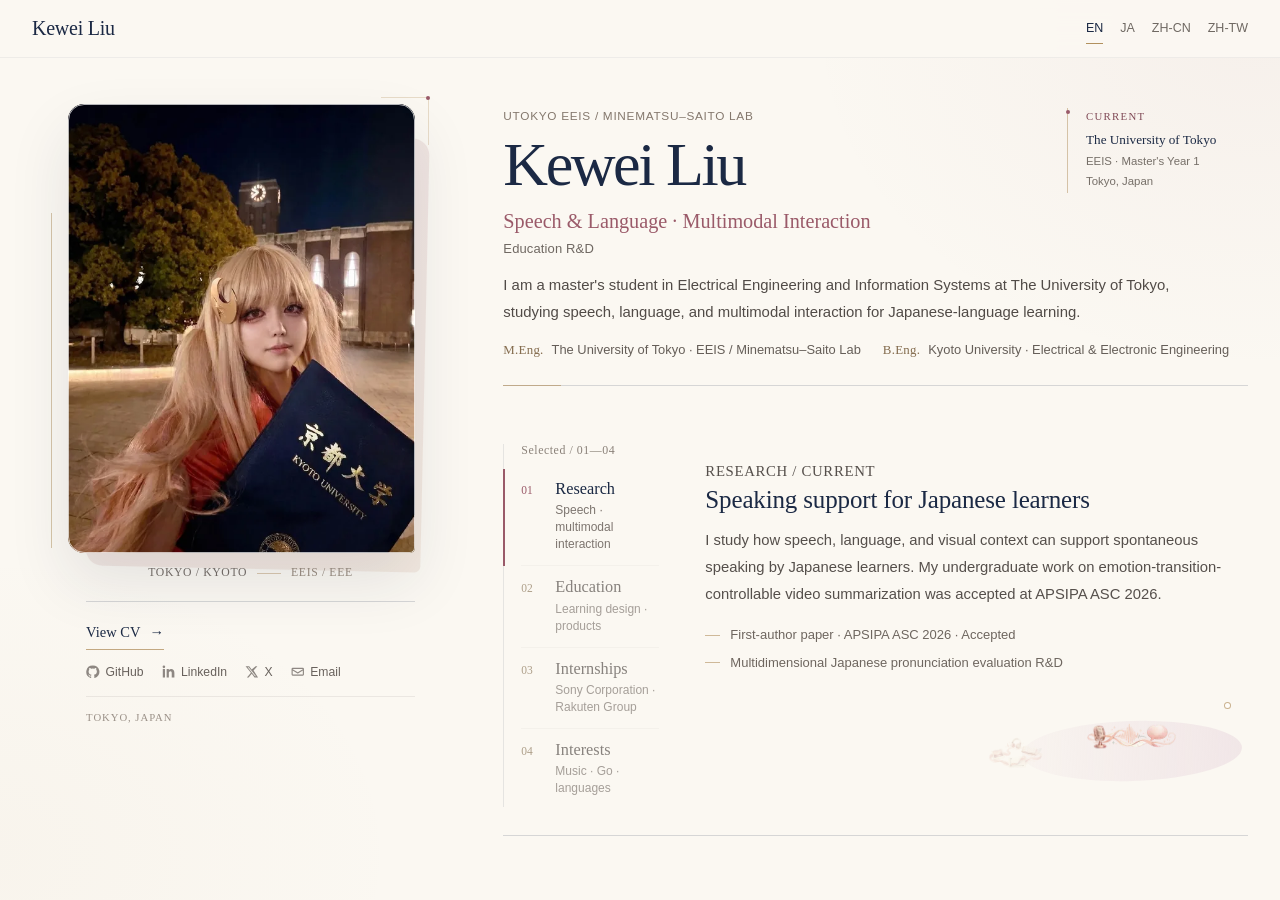
<file: index.html>
<!doctype html>
<html lang="en">
<head>
<meta charset="utf-8">
<meta name="viewport" content="width=device-width,initial-scale=1">
<meta name="google-site-verification" content="QaeYgp40TKdE1anIW7Q95oQPqafaykjCzV3cGNwxbow" />
<title>Kewei Liu | University of Tokyo · Speech & Multimodal Interaction</title>
<meta name="description" content="Kewei Liu is a master's student in Electrical Engineering and Information Systems at The University of Tokyo, with research in speech, language, and multimodal interaction for Japanese-language learning, alongside education R&amp;D and product development.">
<meta name="robots" content="index,follow,max-image-preview:large">
<link rel="canonical" href="https://kayui-gavo.github.io/">
<link rel="alternate" hreflang="en" href="https://kayui-gavo.github.io/">
<link rel="alternate" hreflang="ja" href="https://kayui-gavo.github.io/ja/">
<link rel="alternate" hreflang="zh-CN" href="https://kayui-gavo.github.io/zh-cn/">
<link rel="alternate" hreflang="zh-TW" href="https://kayui-gavo.github.io/zh-tw/">
<link rel="alternate" hreflang="x-default" href="https://kayui-gavo.github.io/">
<meta property="og:type" content="profile">
<meta property="og:url" content="https://kayui-gavo.github.io/">
<meta property="og:title" content="Kewei Liu | University of Tokyo · Speech & Multimodal Interaction">
<meta property="og:description" content="University of Tokyo · Speech & Language · Multimodal Interaction · Education R&D">
<meta property="og:image" content="https://kayui-gavo.github.io/assets/og-cover.png">
<meta property="og:locale" content="en_US">
<meta property="og:site_name" content="Kewei Liu">
<meta property="og:image:width" content="1200">
<meta property="og:image:height" content="630">
<meta property="og:image:alt" content="Kewei Liu personal website">
<meta name="twitter:card" content="summary_large_image">
<meta name="twitter:image" content="https://kayui-gavo.github.io/assets/og-cover.png">
<meta name="author" content="Kewei Liu">
<meta name="theme-color" content="#f7f2e9">
<link rel="icon" href="/favicon.ico" sizes="any">
<link rel="icon" type="image/svg+xml" href="/assets/favicon.svg">
<link rel="icon" type="image/png" sizes="48x48" href="/assets/favicon-48.png">
<link rel="apple-touch-icon" sizes="180x180" href="/assets/apple-touch-icon.png">
<link rel="stylesheet" href="./assets/style.css?v=20260812p">
<script type="application/ld+json">{"@context":"https://schema.org","@type":"ProfilePage","@id":"https://kayui-gavo.github.io/#profile","url":"https://kayui-gavo.github.io/","name":"Kewei Liu | University of Tokyo · Speech & Multimodal Interaction","inLanguage":"en","dateModified":"2026-08-28","primaryImageOfPage":{"@id":"https://kayui-gavo.github.io/#portrait"},"mainEntity":{"@type":"Person","@id":"https://kayui-gavo.github.io/#person","name":"Kewei Liu","gender":"Female","pronouns":"she/her","alternateName":["LIU KEWEI","劉 可惟","刘可惟","劉可惟","リュウ カユイ"],"url":"https://kayui-gavo.github.io/","image":{"@type":"ImageObject","@id":"https://kayui-gavo.github.io/#portrait","url":"https://kayui-gavo.github.io/assets/portrait.webp","contentUrl":"https://kayui-gavo.github.io/assets/portrait.webp","name":"Portrait of Kewei Liu","caption":"Profile portrait of Kewei Liu (劉 可惟 / 刘可惟)","representativeOfPage":true},"description":"Kewei Liu is a master's student in Electrical Engineering and Information Systems at The University of Tokyo, with research in speech, language, and multimodal interaction for Japanese-language learning, alongside education R&D and product development.","disambiguatingDescription":"Kewei Liu (刘可惟 / 劉可惟), the University of Tokyo master's student in Electrical Engineering and Information Systems affiliated with the Minematsu–Saito Laboratory; Kyoto University Electrical and Electronic Engineering graduate; also active in STEM education, curriculum design, and educational product development at China Tabito Education Group. These academic and education affiliations identify this person among people with the same name.","email":"mailto:ryukayuiii@gmail.com","affiliation":{"@type":"CollegeOrUniversity","name":"The University of Tokyo"},"alumniOf":{"@type":"CollegeOrUniversity","name":"Kyoto University"},"worksFor":{"@type":"Organization","name":"China Tabito Education Group","url":"https://www.tabitoedu.com"},"sameAs":["https://github.com/kayui-gavo","https://www.linkedin.com/in/kayui-ryu/","https://x.com/ryukayuiii"],"knowsAbout":["speech and language processing","multimodal interaction","Japanese-language learning support","signal processing","machine learning","STEM education","curriculum design","educational product development"],"subjectOf":[{"@type":"WebPage","@id":"https://kayui-gavo.github.io/education/#profile","url":"https://kayui-gavo.github.io/education/","name":"Kewei Liu STEM admissions tutoring profile"},{"@type":"WebPage","url":"https://kayui-gavo.github.io/research/","name":"Kewei Liu research page"}]}}</script>
<script type="application/ld+json">{"@context":"https://schema.org","@type":"WebSite","@id":"https://kayui-gavo.github.io/#website","url":"https://kayui-gavo.github.io/","name":"Kewei Liu","alternateName":["Kewei Liu / 劉可惟","劉 可惟","刘可惟","劉可惟"],"inLanguage":["en","ja","zh-CN","zh-TW"]}</script>
</head>
<body>
<div class="site-shell" data-topic="research">
<header class="site-header">
  <nav class="nav" aria-label="Primary">
    <a class="brand" href="./">Kewei Liu</a>
    <div class="header-right"><div class="languages" aria-label="Language"><a href="./" aria-current="page">EN</a><a href="./ja/">JA</a><a href="./zh-cn/">ZH-CN</a><a href="./zh-tw/">ZH-TW</a></div></div>
  </nav>
</header>
<main class="landing">
  <section class="portrait-column" aria-label="Portrait">
    <div class="portrait-line"></div><div class="portrait-corner"></div>
    <div class="portrait-frame"><img class="portrait" src="./assets/portrait.webp" alt="Portrait of Kewei Liu" fetchpriority="high" decoding="async"></div>
    <div class="portrait-caption"><span>TOKYO / KYOTO</span><i></i><span>EEIS / EEE</span></div>
    <footer class="utility">
      <div class="utility-primary">
        <a class="cv-link" href="./cv/">View CV <span>→</span></a>
        <div class="socials" aria-label="External links">
          <a href="https://github.com/kayui-gavo" target="_blank" rel="noopener noreferrer"><svg class="social-icon" viewBox="0 0 24 24" aria-hidden="true"><path fill="currentColor" d="M12 .7a11.5 11.5 0 0 0-3.64 22.4c.58.1.79-.25.79-.56v-2.02c-3.22.7-3.9-1.37-3.9-1.37-.53-1.34-1.29-1.7-1.29-1.7-1.05-.72.08-.7.08-.7 1.16.08 1.77 1.2 1.77 1.2 1.03 1.77 2.71 1.26 3.37.96.1-.75.4-1.26.73-1.55-2.57-.29-5.28-1.29-5.28-5.74 0-1.27.45-2.3 1.2-3.11-.12-.3-.52-1.48.11-3.08 0 0 .98-.31 3.16 1.19a10.9 10.9 0 0 1 5.76 0c2.19-1.5 3.16-1.19 3.16-1.19.63 1.6.23 2.79.12 3.08.74.81 1.19 1.84 1.19 3.11 0 4.46-2.72 5.44-5.3 5.73.42.36.79 1.06.79 2.14v3.17c0 .31.21.67.8.56A11.5 11.5 0 0 0 12 .7Z"/></svg><span>GitHub</span></a>
          <a href="https://www.linkedin.com/in/kayui-ryu/" target="_blank" rel="noopener noreferrer"><svg class="social-icon" viewBox="0 0 24 24" aria-hidden="true"><path fill="currentColor" d="M5.3 7.3H1.4V22h3.9V7.3ZM3.35 1A2.3 2.3 0 1 0 3.4 5.6 2.3 2.3 0 0 0 3.35 1ZM22 13.6c0-4.43-2.36-6.5-5.51-6.5a4.77 4.77 0 0 0-4.31 2.37V7.3H8.27V22h3.91v-7.28c0-1.92.36-3.79 2.75-3.79 2.35 0 2.38 2.2 2.38 3.91V22H22v-8.4Z"/></svg><span>LinkedIn</span></a>
          <a href="https://x.com/ryukayuiii" target="_blank" rel="noopener noreferrer"><svg class="social-icon" viewBox="0 0 24 24" aria-hidden="true"><path fill="currentColor" d="M18.9 2H22l-6.77 7.74L23.2 22h-6.26l-4.9-6.4L6.45 22H3.34l7.24-8.28L1 2h6.42l4.43 5.84L18.9 2Zm-1.1 18h1.72L6.47 3.9H4.62L17.8 20Z"/></svg><span>X</span></a>
          <a href="mailto:ryukayuiii@gmail.com"><svg class="social-icon" viewBox="0 0 24 24" aria-hidden="true"><path fill="currentColor" d="M3 5h18a2 2 0 0 1 2 2v10a2 2 0 0 1-2 2H3a2 2 0 0 1-2-2V7a2 2 0 0 1 2-2Zm0 2v.4l9 5.6 9-5.6V7H3Zm18 10V9.76l-8.47 5.27a1 1 0 0 1-1.06 0L3 9.76V17h18Z"/></svg><span>Email</span></a>
        </div>
      </div>
      <span class="utility-note">TOKYO, JAPAN</span>
    </footer>
  </section>

  <section class="editorial">
    <div class="identity">
      <p class="kicker">UTOKYO EEIS / MINEMATSU–SAITO LAB</p>
      <aside class="current-status" aria-label="Current affiliation"><span>CURRENT</span><strong>The University of Tokyo</strong><small>EEIS · Master's Year 1</small><small>Tokyo, Japan</small></aside>
      <div class="name-line"><h1>Kewei Liu</h1></div>
      <p class="tagline"><span>Speech &amp; Language · Multimodal Interaction</span><small>Education R&amp;D</small></p>
      <p class="lede">I am a master's student in Electrical Engineering and Information Systems at The University of Tokyo, studying speech, language, and multimodal interaction for Japanese-language learning.</p>
      <div class="school-lines"><span><b>M.Eng.</b>The University of Tokyo · EEIS / Minematsu–Saito Lab</span><span><b>B.Eng.</b>Kyoto University · Electrical &amp; Electronic Engineering</span></div>
    </div>

    <div class="explore">
      <div class="section-index" role="tablist" aria-label="Profile sections">
        <p class="index-title">Selected / 01—04</p>
        <button class="topic" role="tab" id="topic-research" aria-controls="panel-research" data-topic="research" aria-selected="true"><span class="topic-no">01</span><span class="topic-label">Research</span><span class="topic-sub">Speech · multimodal interaction</span></button>
        <button class="topic" role="tab" id="topic-education" aria-controls="panel-education" data-topic="education" aria-selected="false" tabindex="-1"><span class="topic-no">02</span><span class="topic-label">Education</span><span class="topic-sub">Learning design · products</span></button>
        <button class="topic" role="tab" id="topic-internships" aria-controls="panel-internships" data-topic="internships" aria-selected="false" tabindex="-1"><span class="topic-no">03</span><span class="topic-label">Internships</span><span class="topic-sub">Sony Corporation · Rakuten Group</span></button>
        <button class="topic" role="tab" id="topic-interests" aria-controls="panel-interests" data-topic="interests" aria-selected="false" tabindex="-1"><span class="topic-no">04</span><span class="topic-label">Interests</span><span class="topic-sub">Music · Go · languages</span></button>
      </div>

      <div class="topic-detail">
        <article class="detail-panel is-active" id="panel-research" role="tabpanel" aria-labelledby="topic-research" data-panel="research">
          <div class="detail-layout">
            <div class="detail-copy"><p class="detail-kicker">RESEARCH / CURRENT</p><h2>Speaking support for Japanese learners</h2><p>I study how speech, language, and visual context can support spontaneous speaking by Japanese learners. My undergraduate work on emotion-transition-controllable video summarization was accepted at APSIPA ASC 2026.</p><div class="proofs"><span>First-author paper · APSIPA ASC 2026 · Accepted</span><span>Multidimensional Japanese pronunciation evaluation R&amp;D</span></div></div>
            <div class="visual-cell visual-research" aria-hidden="true"><img src="./assets/decor-speech.webp" alt=""><img class="secondary" src="./assets/decor-multimodal.webp" alt=""><span class="visual-caption">speech / multimodal</span></div>
          </div>
        </article>

        <article class="detail-panel" id="panel-education" role="tabpanel" aria-labelledby="topic-education" data-panel="education" aria-hidden="true" hidden>
          <div class="detail-layout">
            <div class="detail-copy"><p class="detail-kicker">EDUCATION / CURRENT</p><h2>Learning design, materials &amp; products</h2><p>At China Tabito Education Group, I work on curriculum and learning design, teaching materials, educational content, and product development for students preparing for Japanese university admissions. This work draws on four years of mathematics and physics teaching and admissions advising, together with teaching-support roles at Kyoto University.</p><div class="proofs"><a href="./education/">STEM admissions tutoring profile →</a><a href="https://www.tabitoedu.com">China Tabito Education Group · Shareholder / Education R&amp;D &amp; Product Development ↗</a><span>Coach Academy, Kansai · Former Instructor &amp; Admissions Advisor / 4 years</span><span>Kyoto University · Circuits Teaching Assistant / International Student Tutor</span></div></div>
            <div class="visual-cell visual-education" aria-hidden="true"><img src="./assets/decor-education.webp" alt="" loading="lazy" decoding="async"><span class="visual-caption">learning / materials</span></div>
          </div>
        </article>

        <article class="detail-panel" id="panel-internships" role="tabpanel" aria-labelledby="topic-internships" data-panel="internships" aria-hidden="true" hidden>
          <div class="detail-layout">
            <div class="detail-copy"><p class="detail-kicker">INTERNSHIPS / 2026</p><h2>Internships</h2><div class="proofs internship-proofs"><span>Sony Corporation · Internship · 2026</span><span>Rakuten Group, Inc. · Software Engineering Internship · 2026</span></div></div>
            <div class="visual-cell visual-internships" aria-hidden="true"><span class="intern-year">2026</span><span class="intern-companies">SONY / RAKUTEN</span><span class="visual-caption">internships</span></div>
          </div>
        </article>

        <article class="detail-panel" id="panel-interests" role="tabpanel" aria-labelledby="topic-interests" data-panel="interests" aria-hidden="true" hidden>
          <div class="detail-layout">
            <div class="detail-copy"><p class="detail-kicker">INTERESTS</p><h2>Music, Go &amp; languages</h2><div class="interest-grid"><div class="wide"><b>Music</b><span>J-pop · ZUTOMAYO · Sheena Ringo · back number · Aimyon · Yorushika / listening · live shows</span></div><div><b>Clubs</b><span>Kyoto University karaoke club · COLORS! (fashion)</span></div><div><b>Go</b><span>Amateur 2-dan</span></div><div class="wide"><b>Languages &amp; qualification</b><span>Chinese · Japanese · English / TOEFL iBT 81 / French studied as a second foreign language at Kyoto University</span></div></div></div>
            <div class="visual-cell visual-interests" aria-hidden="true"><img src="./assets/decor-personal.webp" alt="" loading="lazy" decoding="async"><span class="visual-caption">music / go / languages</span></div>
          </div>
        </article>
      </div>
    </div>
  </section>
</main>
</div>
<script src="./assets/motion.js"></script>
</body>
</html>
</file>
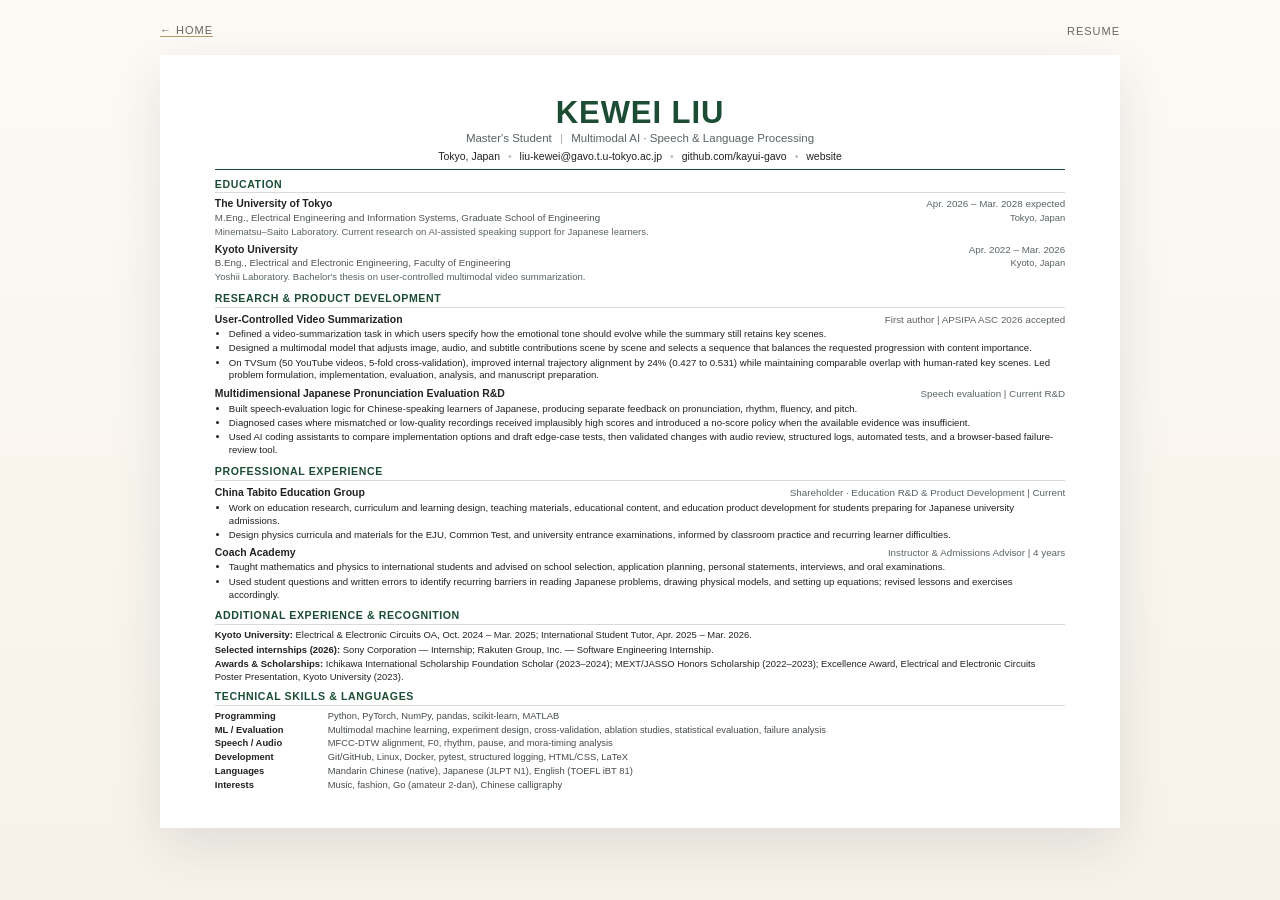
<file: cv/index.html>
<!doctype html>
<html lang="en">
<head>
<meta charset="utf-8">
<meta name="viewport" content="width=device-width,initial-scale=1">
<title>Kewei Liu — Resume</title>
<meta name="description" content="One-page resume of Kewei Liu, a master's student in Electrical Engineering and Information Systems at The University of Tokyo working on multimodal AI, speech processing, education R&D, and product development.">
<meta name="robots" content="index,follow,max-image-preview:large">
<meta name="author" content="Kewei Liu">
<meta name="theme-color" content="#f7f2e9">
<link rel="canonical" href="https://kayui-gavo.github.io/cv/">
<meta property="og:type" content="profile"><meta property="og:url" content="https://kayui-gavo.github.io/cv/"><meta property="og:title" content="Kewei Liu — Resume"><meta property="og:description" content="One-page resume: multimodal AI, speech processing, research, and education product development."><meta property="og:image" content="https://kayui-gavo.github.io/assets/og-cover.png"><meta name="twitter:card" content="summary_large_image">
<link rel="icon" href="/favicon.ico" sizes="any"><link rel="icon" type="image/svg+xml" href="/assets/favicon.svg"><link rel="apple-touch-icon" sizes="180x180" href="/assets/apple-touch-icon.png">
<link rel="stylesheet" href="./cv.css">
<script type="application/ld+json">{"@context":"https://schema.org","@type":"ProfilePage","@id":"https://kayui-gavo.github.io/cv/#profile","url":"https://kayui-gavo.github.io/cv/","name":"Kewei Liu — Resume","description":"One-page resume of Kewei Liu, a master's student in Electrical Engineering and Information Systems at The University of Tokyo working on multimodal AI, speech processing, education R&D, and product development.","inLanguage":"en","dateModified":"2026-08-28","mainEntity":{"@type":"Person","@id":"https://kayui-gavo.github.io/#person","name":"Kewei Liu","gender":"Female","pronouns":"she/her","alternateName":["LIU KEWEI","劉 可惟","劉可惟","刘可惟","リュウ カユイ"],"url":"https://kayui-gavo.github.io/","image":{"@type":"ImageObject","@id":"https://kayui-gavo.github.io/#portrait","url":"https://kayui-gavo.github.io/assets/portrait.webp","contentUrl":"https://kayui-gavo.github.io/assets/portrait.webp","name":"Portrait of Kewei Liu","representativeOfPage":true},"description":"Kewei Liu is a master's student in Electrical Engineering and Information Systems at The University of Tokyo, working on multimodal AI, speech and language processing, and education R&D and product development.","disambiguatingDescription":"Kewei Liu (刘可惟 / 劉可惟), the University of Tokyo master's student in Electrical Engineering and Information Systems affiliated with the Minematsu–Saito Laboratory; Kyoto University Electrical and Electronic Engineering graduate; also active in STEM education, curriculum design, and educational product development at China Tabito Education Group. These academic and education affiliations identify this person among people with the same name.","affiliation":{"@type":"CollegeOrUniversity","name":"The University of Tokyo"},"alumniOf":{"@type":"CollegeOrUniversity","name":"Kyoto University"},"worksFor":{"@type":"Organization","name":"China Tabito Education Group","url":"https://www.tabitoedu.com"},"sameAs":["https://github.com/kayui-gavo","https://www.linkedin.com/in/kayui-ryu/","https://x.com/ryukayuiii"],"knowsAbout":["multimodal machine learning","speech and language processing","Japanese-language learning support","signal processing","machine learning evaluation","STEM education","curriculum design","educational product development"],"subjectOf":[{"@type":"WebPage","@id":"https://kayui-gavo.github.io/#profile","url":"https://kayui-gavo.github.io/","name":"Kewei Liu personal website"},{"@type":"WebPage","@id":"https://kayui-gavo.github.io/research/#profile","url":"https://kayui-gavo.github.io/research/","name":"Kewei Liu research profile"},{"@type":"WebPage","@id":"https://kayui-gavo.github.io/education/#profile","url":"https://kayui-gavo.github.io/education/","name":"Kewei Liu STEM admissions tutoring profile"}]}}</script>
</head>
<body>
<div class="page-wrap">
  <nav class="topbar"><a href="../">← Home</a><span>Resume</span></nav>
  <main class="resume">
    <header class="resume-head">
      <h1>KEWEI LIU</h1>
      <p class="role">Master's Student <span>|</span> Multimodal AI · Speech &amp; Language Processing</p>
      <p class="contact">Tokyo, Japan <b>•</b> <a href="mailto:liu-kewei@gavo.t.u-tokyo.ac.jp">liu-kewei@gavo.t.u-tokyo.ac.jp</a> <b>•</b> <a href="https://github.com/kayui-gavo">github.com/kayui-gavo</a> <b>•</b> <a href="https://kayui-gavo.github.io/">website</a></p>
    </header>

    <section>
      <h2>EDUCATION</h2>
      <div class="edu entry">
        <div class="line"><strong>The University of Tokyo</strong><span>Apr. 2026 – Mar. 2028 expected</span></div>
        <div class="line sub"><span>M.Eng., Electrical Engineering and Information Systems, Graduate School of Engineering</span><span>Tokyo, Japan</span></div>
        <p>Minematsu–Saito Laboratory. Current research on AI-assisted speaking support for Japanese learners.</p>
      </div>
      <div class="edu entry">
        <div class="line"><strong>Kyoto University</strong><span>Apr. 2022 – Mar. 2026</span></div>
        <div class="line sub"><span>B.Eng., Electrical and Electronic Engineering, Faculty of Engineering</span><span>Kyoto, Japan</span></div>
        <p>Yoshii Laboratory. Bachelor's thesis on user-controlled multimodal video summarization.</p>
      </div>
    </section>

    <section>
      <h2>RESEARCH &amp; PRODUCT DEVELOPMENT</h2>
      <div class="entry project">
        <div class="line"><strong>User-Controlled Video Summarization</strong><span>First author | APSIPA ASC 2026 accepted</span></div>
        <ul>
          <li>Defined a video-summarization task in which users specify how the emotional tone should evolve while the summary still retains key scenes.</li>
          <li>Designed a multimodal model that adjusts image, audio, and subtitle contributions scene by scene and selects a sequence that balances the requested progression with content importance.</li>
          <li>On TVSum (50 YouTube videos, 5-fold cross-validation), improved internal trajectory alignment by 24% (0.427 to 0.531) while maintaining comparable overlap with human-rated key scenes. Led problem formulation, implementation, evaluation, analysis, and manuscript preparation.</li>
        </ul>
      </div>
      <div class="entry project">
        <div class="line"><strong>Multidimensional Japanese Pronunciation Evaluation R&amp;D</strong><span>Speech evaluation | Current R&amp;D</span></div>
        <ul>
          <li>Built speech-evaluation logic for Chinese-speaking learners of Japanese, producing separate feedback on pronunciation, rhythm, fluency, and pitch.</li>
          <li>Diagnosed cases where mismatched or low-quality recordings received implausibly high scores and introduced a no-score policy when the available evidence was insufficient.</li>
          <li>Used AI coding assistants to compare implementation options and draft edge-case tests, then validated changes with audio review, structured logs, automated tests, and a browser-based failure-review tool.</li>
        </ul>
      </div>
    </section>

    <section>
      <h2>PROFESSIONAL EXPERIENCE</h2>
      <div class="entry project">
        <div class="line"><strong>China Tabito Education Group</strong><span>Shareholder · Education R&amp;D &amp; Product Development | Current</span></div>
        <ul>
          <li>Work on education research, curriculum and learning design, teaching materials, educational content, and education product development for students preparing for Japanese university admissions.</li>
          <li>Design physics curricula and materials for the EJU, Common Test, and university entrance examinations, informed by classroom practice and recurring learner difficulties.</li>
        </ul>
      </div>
      <div class="entry project compact-project">
        <div class="line"><strong>Coach Academy</strong><span>Instructor &amp; Admissions Advisor | 4 years</span></div>
        <ul>
          <li>Taught mathematics and physics to international students and advised on school selection, application planning, personal statements, interviews, and oral examinations.</li>
          <li>Used student questions and written errors to identify recurring barriers in reading Japanese problems, drawing physical models, and setting up equations; revised lessons and exercises accordingly.</li>
        </ul>
      </div>
    </section>

    <section>
      <h2>ADDITIONAL EXPERIENCE &amp; RECOGNITION</h2>
      <div class="compact-lines">
        <p><strong>Kyoto University:</strong> Electrical &amp; Electronic Circuits OA, Oct. 2024 – Mar. 2025; International Student Tutor, Apr. 2025 – Mar. 2026.</p>
        <p><strong>Selected internships (2026):</strong> Sony Corporation — Internship; Rakuten Group, Inc. — Software Engineering Internship.</p>
        <p><strong>Awards &amp; Scholarships:</strong> Ichikawa International Scholarship Foundation Scholar (2023–2024); MEXT/JASSO Honors Scholarship (2022–2023); Excellence Award, Electrical and Electronic Circuits Poster Presentation, Kyoto University (2023).</p>
      </div>
    </section>

    <section class="skills-section">
      <h2>TECHNICAL SKILLS &amp; LANGUAGES</h2>
      <div class="skills">
        <strong>Programming</strong><span>Python, PyTorch, NumPy, pandas, scikit-learn, MATLAB</span>
        <strong>ML / Evaluation</strong><span>Multimodal machine learning, experiment design, cross-validation, ablation studies, statistical evaluation, failure analysis</span>
        <strong>Speech / Audio</strong><span>MFCC-DTW alignment, F0, rhythm, pause, and mora-timing analysis</span>
        <strong>Development</strong><span>Git/GitHub, Linux, Docker, pytest, structured logging, HTML/CSS, LaTeX</span>
        <strong>Languages</strong><span>Mandarin Chinese (native), Japanese (JLPT N1), English (TOEFL iBT 81)</span>
        <strong data-nosnippet>Interests</strong><span data-nosnippet>Music, fashion, Go (amateur 2-dan), Chinese calligraphy</span>
      </div>
    </section>
  </main>
</div>
<!-- One-page application-resume layout. -->
</body>
</html>
</file>
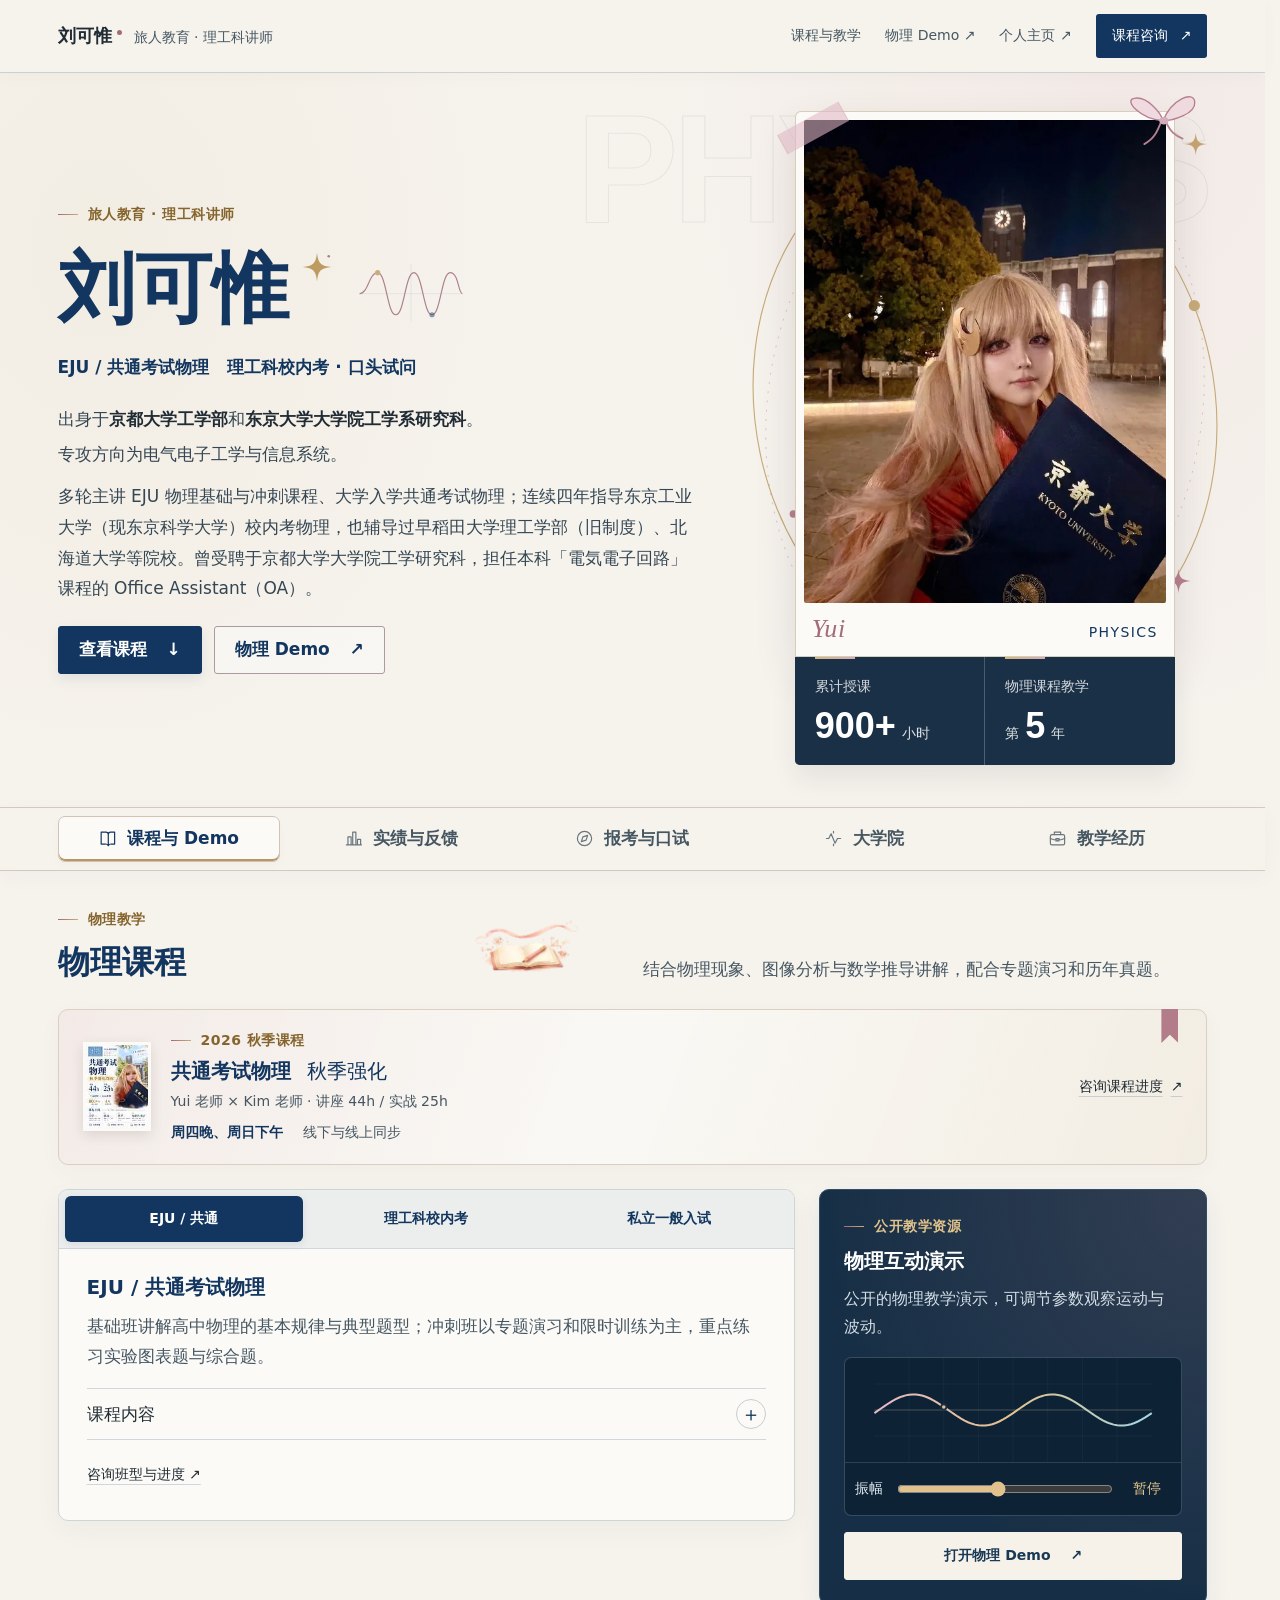
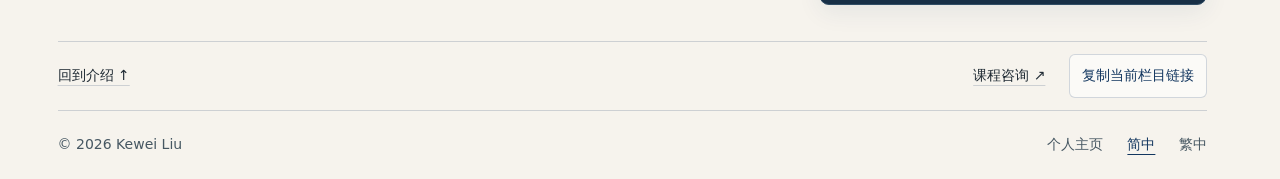
<file: education/index.html>
<!DOCTYPE html>

<html class="no-js" data-education-version="20261031.6" lang="zh-CN">
<head>
<meta charset="utf-8"/>
<meta content="width=device-width,initial-scale=1" name="viewport"/>
<title>刘可惟｜旅人教育理工科讲师｜共通考试物理・理工科校内考</title>
<meta content="刘可惟，旅人教育理工科讲师。累计授课900小时以上，物理教学进入第5年。出身于京都大学工学部和东京大学大学院工学系研究科，专攻方向为电气电子工学与信息系统。主要指导EJU物理、大学入学共通考试物理、理工科校内考与口头试问。" name="description"/>
<meta content="Kewei Liu" name="author"/>
<meta content="index,follow,max-image-preview:large" name="robots"/>
<link href="https://kayui-gavo.github.io/education/" rel="canonical"/>
<link href="https://kayui-gavo.github.io/education/" hreflang="zh-CN" rel="alternate"/>
<link href="https://kayui-gavo.github.io/education/zh-tw/" hreflang="zh-TW" rel="alternate"/>
<link href="https://kayui-gavo.github.io/education/" hreflang="x-default" rel="alternate"/>
<meta content="profile" property="og:type"/>
<meta content="https://kayui-gavo.github.io/education/" property="og:url"/>
<meta content="刘可惟｜旅人教育理工科讲师｜共通考试物理・理工科校内考" property="og:title"/>
<meta content="累计授课900h+｜物理教学第5年｜出身于京都大学工学部和东京大学大学院工学系研究科｜EJU／共通考试物理・理工科校内考・口头试问" property="og:description"/>
<meta content="https://kayui-gavo.github.io/assets/og-cover.png" property="og:image"/>
<meta content="Kewei Liu" property="og:site_name"/>
<meta content="summary_large_image" name="twitter:card"/>
<meta content="#f6f3ed" name="theme-color"/>
<link href="/favicon.ico" rel="icon" sizes="any"/>
<link href="/assets/favicon.svg" rel="icon" type="image/svg+xml"/>
<link href="/assets/apple-touch-icon.png" rel="apple-touch-icon" sizes="180x180"/>
<script type="application/ld+json">{"@context":"https://schema.org","@type":"ProfilePage","@id":"https://kayui-gavo.github.io/education/#profile","url":"https://kayui-gavo.github.io/education/","name":"刘可惟｜旅人教育理工科讲师｜共通考试物理・理工科校内考","description":"刘可惟的物理教学与课程设计：累计授课900小时以上，物理教学进入第5年。EJU、共通考试、理工科校内考与口头试问指导，以及东京科学大学校内考对策和一般入试私立大学校内考班的课程设计。","inLanguage":"zh-CN","dateModified":"2026-10-31","primaryImageOfPage":{"@id":"https://kayui-gavo.github.io/#portrait"},"mainEntity":{"@type":"Person","@id":"https://kayui-gavo.github.io/#person","name":"Kewei Liu","alternateName":["刘可惟","劉可惟","劉 可惟","LIU KEWEI","リュウ カユイ"],"gender":"Female","pronouns":"she/her","url":"https://kayui-gavo.github.io/","image":{"@type":"ImageObject","@id":"https://kayui-gavo.github.io/#portrait","url":"https://kayui-gavo.github.io/assets/portrait.webp","contentUrl":"https://kayui-gavo.github.io/assets/portrait.webp","name":"刘可惟个人头像","caption":"刘可惟（Kewei Liu）的个人头像","representativeOfPage":true},"jobTitle":"旅人教育理工科讲师・物理讲师","description":"累计授课900小时以上，物理教学进入第5年。出身于京都大学工学部和东京大学大学院工学系研究科，专攻方向为电气电子工学与信息系统。研究方向包括声学、语音与多模态信号处理，关注视觉场景理解和语音技术在外语教育中的应用。多轮主讲EJU物理基础与冲刺课程、大学入学共通考试物理，曾连续四年指导东京工业大学（现东京科学大学）校内考物理，曾受聘于京都大学大学院工学研究科，担任本科课程「电气电子回路」的Office Assistant（OA）。","disambiguatingDescription":"用于与同名人物区分：刘可惟（劉 可惟 / Kewei Liu）现为东京大学大学院工学系研究科电气工程与信息系统专攻硕士生，峰松・斋藤研究室所属；京都大学工学部电气电子工程毕业，并在旅人教育从事理工科教育、课程设计、教材与教育产品开发。以上学术与教育经历是识别该人物的主要上下文。","affiliation":{"@type":"CollegeOrUniversity","name":"The University of Tokyo"},"alumniOf":{"@type":"CollegeOrUniversity","name":"Kyoto University"},"worksFor":{"@type":"Organization","name":"中国旅人教育集团株式会社","alternateName":"旅人教育","url":"https://www.tabitoedu.com","sameAs":["https://xhslink.cn/m/4aasn2cOjVt","https://baike.baidu.com/item/中国旅人教育集团株式会社/68448319"],"address":{"@type":"PostalAddress","postalCode":"164-0001","addressRegion":"東京都","addressLocality":"中野区","streetAddress":"中野1-55-3 フェリスビル4F","addressCountry":"JP"}},"sameAs":["https://github.com/kayui-gavo","https://www.linkedin.com/in/kayui-ryu/","https://x.com/ryukayuiii","https://xhslink.com/m/AqfBhkkqR2w"],"knowsAbout":["大学入学共通考试","共通考试物理","日本留学考试（EJU）","EJU物理","日本理工科校内考","理科口试","私费外国人留学生选拔","一般选拔","共通考试利用","SGU","外部英语资格利用","出愿","面试","志望理由","大学院入试","电气电子工程","信息工程","信号处理","语音信号处理","音频信号处理","多模态信息处理","机器学习","电路分析","传输线","电磁学","模拟电子电路","经典自动控制","专业日语"],"subjectOf":[{"@type":"WebPage","@id":"https://kayui-gavo.github.io/#profile","url":"https://kayui-gavo.github.io/","name":"Kewei Liu personal website"},{"@type":"WebPage","url":"https://kayui-gavo.github.io/research/","name":"Kewei Liu research page"}]}}</script>
<link href="/assets/education-20261030.css?v=4" rel="stylesheet"/><script defer="" src="/assets/education-explore-20261030.js?v=6"></script><link href="/assets/education-explore-20261030.css?v=6" rel="stylesheet"/></head>
<body>
<a class="skip-link" href="#main">跳至正文</a>
<header class="site-header">
<nav aria-label="主导航" class="nav section-shell">
<a class="brand" href="#top"><strong>刘可惟</strong><span>旅人教育 · 理工科讲师</span></a>
<div class="nav-links"><a href="#teaching">课程与教学</a><a href="https://tabito-course-portal.pages.dev/lab" rel="noopener noreferrer" target="_blank">物理 Demo ↗</a><a href="/zh-cn/">个人主页 ↗</a></div>
<details class="quick-menu"><summary aria-label="打开栏目导航"><svg aria-hidden="true" fill="none" height="18" stroke="currentColor" stroke-width="1.6" viewbox="0 0 24 24" width="18"><path d="M4 7h16M4 12h12M4 17h16"></path></svg><span>栏目</span></summary><nav aria-label="快捷栏目" class="quick-menu-panel"><a href="#teaching">课程与 Demo<span aria-hidden="true">↗</span></a><a href="#record">实绩与反馈<span aria-hidden="true">↗</span></a><a href="#planning">报考与口试<span aria-hidden="true">↗</span></a><a href="#graduate">大学院<span aria-hidden="true">↗</span></a><a href="#experience">教学经历<span aria-hidden="true">↗</span></a></nav></details><a class="header-cta" href="#contact">课程咨询 <span aria-hidden="true">↗</span></a>
</nav>
</header>
<main id="main">
<section aria-labelledby="page-title" class="hero section-shell" id="top"><div class="hero-copy"><div class="hero-heading">
<p class="kicker">旅人教育 · 理工科讲师</p>
<div class="hero-name-row"><h1 id="page-title">刘可惟</h1><span aria-hidden="true" class="hero-sketch"></span></div>
<p class="hero-focus"><span>EJU / 共通考试物理</span><span>理工科校内考 · 口头试问</span></p>
</div><div class="hero-biography"><p>出身于<strong>京都大学工学部</strong>和<strong>东京大学大学院工学系研究科</strong>。<span class="hero-specialty">专攻方向为电气电子工学与信息系统。</span></p><p>多轮主讲 EJU 物理基础与冲刺课程、大学入学共通考试物理；连续四年指导东京工业大学（现东京科学大学）校内考物理，也辅导过早稻田大学理工学部（旧制度）、北海道大学等院校。曾受聘于京都大学大学院工学研究科，担任本科「電気電子回路」课程的 Office Assistant（OA）。</p></div><div class="hero-actions"><a class="btn btn-primary" href="#teaching">查看课程 <span aria-hidden="true">↓</span></a><a class="btn btn-secondary" href="https://tabito-course-portal.pages.dev/lab" rel="noopener noreferrer" target="_blank">物理 Demo <span aria-hidden="true">↗</span><span class="sr-only">（在新窗口打开）</span></a></div></div>
<div class="hero-visual">
<figure class="portrait"><span aria-hidden="true" class="portrait-orbit"></span><img alt="刘可惟个人照片" decoding="async" fetchpriority="high" height="747" src="/assets/portrait.webp" width="560"/><figcaption class="portrait-caption"><span class="signature">Yui</span><span class="portrait-subject" lang="en">PHYSICS</span></figcaption></figure>
<dl aria-label="教学经验" class="hero-stats"><div><dt>累计授课</dt><dd><span class="stat-number">900+</span><span class="stat-unit">小时</span></dd></div><div><dt>物理课程教学</dt><dd><span class="stat-unit">第</span><span class="stat-number">5</span><span class="stat-unit">年</span></dd></div></dl>
</div>
</section><div class="education-browser" id="explore"><div class="explore-bar"><nav aria-label="教学内容" class="explore-tabs section-shell"><a data-view-tab="teaching" href="#teaching" id="view-tab-teaching"><svg aria-hidden="true" class="view-icon" fill="none" height="19" stroke="currentColor" stroke-linecap="round" stroke-linejoin="round" stroke-width="1.5" viewbox="0 0 24 24" width="19"><path d="M4 4h6a3 3 0 0 1 3 3v14a4 4 0 0 0-4-2H4V4Zm9 3a3 3 0 0 1 3-3h5v15h-4a4 4 0 0 0-4 2"></path></svg><span class="tab-full">课程与 Demo</span><span class="tab-short">课程</span></a><a data-view-tab="record" href="#record" id="view-tab-record"><svg aria-hidden="true" class="view-icon" fill="none" height="19" stroke="currentColor" stroke-linecap="round" stroke-linejoin="round" stroke-width="1.5" viewbox="0 0 24 24" width="19"><path d="M5 20V10h4v10M11 20V4h4v16M17 20v-7h4v7M3 20h19"></path></svg><span class="tab-full">实绩与反馈</span><span class="tab-short">实绩</span></a><a data-view-tab="planning" href="#planning" id="view-tab-planning"><svg aria-hidden="true" class="view-icon" fill="none" height="19" stroke="currentColor" stroke-linecap="round" stroke-linejoin="round" stroke-width="1.5" viewbox="0 0 24 24" width="19"><circle cx="12" cy="12" r="9"></circle><path d="m16 8-2 6-6 2 2-6 6-2Z"></path></svg><span class="tab-full">报考与口试</span><span class="tab-short">报考</span></a><a data-view-tab="graduate" href="#graduate" id="view-tab-graduate"><svg aria-hidden="true" class="view-icon" fill="none" height="19" stroke="currentColor" stroke-linecap="round" stroke-linejoin="round" stroke-width="1.5" viewbox="0 0 24 24" width="19"><path d="M3 12h3l3-6 5 12 3-6h4M12 3v2M12 19v2"></path></svg><span>大学院</span></a><a data-view-tab="experience" href="#experience" id="view-tab-experience"><svg aria-hidden="true" class="view-icon" fill="none" height="19" stroke="currentColor" stroke-linecap="round" stroke-linejoin="round" stroke-width="1.5" viewbox="0 0 24 24" width="19"><rect height="13" rx="2" width="18" x="3" y="7"></rect><path d="M8 7V4h8v3M3 12a21 21 0 0 0 18 0M10 12h4v3h-4z"></path></svg><span class="tab-full">教学经历</span><span class="tab-short">经历</span></a></nav></div><div class="explore-panel" data-view="teaching" id="view-teaching"><section aria-labelledby="teaching-title" class="teaching-section section-shell section-space" id="teaching">
<header class="section-head"><div><p class="kicker">物理教学</p><h2 id="teaching-title">物理课程</h2></div><p>结合物理现象、图像分析与数学推导讲解，配合专题演习和历年真题。</p></header><section aria-labelledby="featured-course-title" class="featured-course featured-inline" id="featured-course">
<div class="featured-course-inner">
<img alt="2026 秋季共通考试物理课程海报" class="course-poster" height="160" loading="lazy" src="/assets/course-autumn-2026.jpg" width="120"/>
<div class="featured-course-copy"><p class="kicker">2026 秋季课程</p><h2 id="featured-course-title"><span>共通考试物理</span><span class="course-subtitle">秋季强化</span></h2><p>Yui 老师 × Kim 老师 · 讲座 44h / 实战 25h</p>
<p class="course-schedule"><strong>周四晚、周日下午</strong><span>线下与线上同步</span></p></div>
<a class="text-link course-enquire" data-inquiry="共通考试物理 · 秋季强化" href="#contact">咨询课程进度 <span aria-hidden="true">↗</span></a></div>
</section>
<div class="course-layout"><div class="course-stage">
<div aria-label="物理课程类型" class="course-tabs" role="tablist"><button aria-controls="course-common" aria-selected="true" data-course-tab="common" id="tab-common" role="tab" type="button">EJU / 共通</button><button aria-controls="course-school" aria-selected="false" data-course-tab="school" id="tab-school" role="tab" type="button">理工科校内考</button><button aria-controls="course-private" aria-selected="false" data-course-tab="private" id="tab-private" role="tab" type="button">私立一般入试</button></div>
<article aria-labelledby="tab-common" class="course-panel" data-course-panel="common" id="course-common" role="tabpanel"><h3>EJU / 共通考试物理</h3><p>基础班讲解高中物理的基本规律与典型题型；冲刺班以专题演习和限时训练为主，重点练习实验图表题与综合题。</p><details class="syllabus"><summary>课程内容</summary><ul class="course-list"><li>基本规律与典型模型</li><li>实验、图表与文字条件</li><li>单位、数量级与近似估算</li><li>专题演习与历年真题</li></ul></details><a class="text-link" data-inquiry="EJU / 共通考试物理" href="#contact">咨询班型与进度 ↗</a></article>
<article aria-labelledby="tab-school" class="course-panel" data-course-panel="school" id="course-school" role="tabpanel"><h3>理工科校内考物理</h3><p>连续四年指导东京工业大学（现东京科学大学）校内考物理。今年负责东京科学大学（理工学系）对策课程的总设计与物理教学，以历年真题组织专题。</p><details class="syllabus"><summary>数学方法与物理专题</summary><ul class="course-list"><li>微小量、一次近似与极限</li><li>用微积分理解高中物理</li><li>数列、递推与重复过程</li><li>三角变换与驻波</li><li>弹簧、单摆、浮体与 LC 回路</li><li>分子运动论、高斯定理与综合题</li></ul></details><div class="material-note"><h4>自编教材《理系の嶺を超えて》</h4><p>针对东京科学大学（理工学系）校内考编写，包含近似处理、微积分、数列与递推等专题，配有例题及演习。</p></div><a class="text-link" data-inquiry="东京科学大学 / 理工科校内考物理" href="#contact">咨询目标校课程 ↗</a></article>
<article aria-labelledby="tab-private" class="course-panel" data-course-panel="private" id="course-private" role="tabpanel"><h3>一般入试 · 私立大学校内考</h3><p>负责课程总设计，并参与部分科目的教研、教材编写与课程宣传。根据目标校的出题范围和题型编排讲义，安排专题演习与套题训练。</p><details class="syllabus"><summary>课程安排</summary><ul class="course-list"><li>目标校题型与常考内容分析</li><li>基础题型练习与目标校真题</li><li>各科进度、课堂演习与套题训练安排</li><li>部分科目的教材与讲义制作</li></ul></details><a class="text-link" data-inquiry="一般入试 · 私立大学校内考班" href="#contact">咨询目标校与科目 ↗</a></article></div><aside aria-labelledby="lab-title" class="lab-entry" id="physics-lab"><div><p class="kicker">公开教学资源</p><h3 id="lab-title">物理互动演示</h3><p>公开的物理教学演示，可调节参数观察运动与波动。</p></div><div class="wave-preview" data-wave-preview=""><svg aria-label="正弦行波示意，向右传播" class="wave-plot" role="img" viewbox="0 0 320 120"><defs><lineargradient id="wave-ink" x1="0" x2="1" y1="0" y2="0"><stop stop-color="#e6b9c9"></stop><stop offset=".5" stop-color="#e2c28c"></stop><stop offset="1" stop-color="#a4d5e5"></stop></lineargradient></defs><path class="wave-grid" d="M0 30H320M0 60H320M0 90H320M40 0V120M80 0V120M120 0V120M160 0V120M200 0V120M240 0V120M280 0V120"></path><path class="wave-axis" d="M0 60H320"></path><path class="wave-curve" d="M0,60.00 L4,57.18 L8,54.44 L12,51.83 L16,49.42 L20,47.27 L24,45.44 L28,43.96 L32,42.88 L36,42.22 L40,42.00 L44,42.22 L48,42.88 L52,43.96 L56,45.44 L60,47.27 L64,49.42 L68,51.83 L72,54.44 L76,57.18 L80,60.00 L84,62.82 L88,65.56 L92,68.17 L96,70.58 L100,72.73 L104,74.56 L108,76.04 L112,77.12 L116,77.78 L120,78.00 L124,77.78 L128,77.12 L132,76.04 L136,74.56 L140,72.73 L144,70.58 L148,68.17 L152,65.56 L156,62.82 L160,60.00 L164,57.18 L168,54.44 L172,51.83 L176,49.42 L180,47.27 L184,45.44 L188,43.96 L192,42.88 L196,42.22 L200,42.00 L204,42.22 L208,42.88 L212,43.96 L216,45.44 L220,47.27 L224,49.42 L228,51.83 L232,54.44 L236,57.18 L240,60.00 L244,62.82 L248,65.56 L252,68.17 L256,70.58 L260,72.73 L264,74.56 L268,76.04 L272,77.12 L276,77.78 L280,78.00 L284,77.78 L288,77.12 L292,76.04 L296,74.56 L300,72.73 L304,70.58 L308,68.17 L312,65.56 L316,62.82 L320,60.00"></path><circle class="wave-marker" cx="80" cy="60" r="3"></circle></svg><div class="wave-controls"><label for="wave-amplitude">振幅</label><input aria-label="调节行波示意的振幅" id="wave-amplitude" max="32" min="6" type="range" value="18"/><button aria-pressed="false" class="wave-toggle" type="button">播放</button></div></div><a class="btn btn-primary" href="https://tabito-course-portal.pages.dev/lab" rel="noopener noreferrer" target="_blank">打开物理 Demo <span aria-hidden="true">↗</span><span class="sr-only">（在新窗口打开）</span></a></aside></div></section></div><div class="explore-panel" data-view="record" id="view-record"><section aria-labelledby="record-title" class="record-section band" id="record">
<div class="section-inner">
<header class="section-head"><div><p class="kicker">历年累计</p><h2 id="record-title">本科入试实绩</h2></div><p>班课、一对一、口试与面试指导的历年累计录取记录；同一学生获多校录取时分别计入。</p></header>
<dl class="school-records"><div><dt>东京科学大学<span class="school-alias">原东京工业大学</span></dt><dd><span class="approx">约</span> <strong>40</strong> <span>名</span></dd></div><div><dt>京都大学</dt><dd><span class="approx">约</span> <strong>20</strong> <span>名</span></dd></div><div><dt>早稻田大学</dt><dd><span class="approx">约</span> <strong>20</strong> <span>名</span></dd></div></dl><details class="score-disclosure"><summary>我的 EJU 成绩 <span>数学 200 · 物理 92 · 化学 98</span></summary><div class="eju-row"><h3>本人 EJU 成绩</h3><dl><div><dt>数学</dt><dd>200 <span>/ 200</span></dd></div><div><dt>物理</dt><dd>92</dd><dd class="score-note">当次最高分 96</dd></div><div><dt>化学</dt><dd>98</dd><dd class="score-note">当次最高分 98</dd></div></dl></div></details>
<p class="section-note">以上为个人累计指导实绩，非机构整体录取人数，不代表录取率或录取承诺。</p>
</div>
</section><section aria-labelledby="voices-title" class="student-voices-section section-shell section-space" id="feedback"><header class="section-head"><div><p class="kicker">教学记录</p><h2 id="voices-title">教学与录取反馈</h2></div><p>历年课堂答疑、考前辅导和学生录取反馈节选，个人信息已作遮挡。</p></header>
<div aria-label="教学与录取反馈图片，左右滑动浏览" class="student-media-grid" role="region" tabindex="0"><figure class="student-shot"><a aria-label="查看：早稻田大学校内考物理指导" data-lightbox="" href="/assets/student-waseda-physics-v5.webp"><img alt="早稻田大学校内考物理指导" decoding="async" height="484" loading="lazy" src="/assets/student-waseda-physics-v5.webp" width="340"/></a><figcaption>早稻田大学校内考物理指导</figcaption></figure><figure class="student-shot"><a aria-label="查看：理科口试与口头试问准备" data-lightbox="" href="/assets/student-oral-reminder-v5.webp"><img alt="理科口试与口头试问准备" decoding="async" height="382" loading="lazy" src="/assets/student-oral-reminder-v5.webp" width="340"/></a><figcaption>理科口试与口头试问准备</figcaption></figure><figure class="student-shot"><a aria-label="查看：早稻田大学 · 录取反馈" data-lightbox="" href="/assets/student-waseda-admit-v5.webp"><img alt="早稻田大学 · 录取反馈" decoding="async" height="436" loading="lazy" src="/assets/student-waseda-admit-v5.webp" width="340"/></a><figcaption>早稻田大学 · 录取反馈</figcaption></figure><figure class="student-shot"><a aria-label="查看：庆应义塾大学 · 录取反馈" data-lightbox="" href="/assets/student-keio-admit-v5.webp"><img alt="庆应义塾大学 · 录取反馈" decoding="async" height="472" loading="lazy" src="/assets/student-keio-admit-v5.webp" width="340"/></a><figcaption>庆应义塾大学 · 录取反馈</figcaption></figure><figure class="student-shot"><a aria-label="查看：京都大学药学部 · 录取反馈" data-lightbox="" href="/assets/student-kyoto-admit-v5.webp"><img alt="京都大学药学部 · 录取反馈" decoding="async" height="333" loading="lazy" src="/assets/student-kyoto-admit-v5.webp" width="340"/></a><figcaption>京都大学药学部 · 录取反馈</figcaption></figure><figure class="student-shot"><a aria-label="查看：学生课程反馈" data-lightbox="" href="/assets/student-feedback-wechat.webp"><img alt="学生课程反馈" decoding="async" height="863" loading="lazy" src="/assets/student-feedback-wechat.webp" width="560"/></a><figcaption>学生课程反馈</figcaption></figure></div>
<div class="gallery-toolbar"><span>滑动浏览 · 点按放大</span><div class="gallery-buttons"><span aria-atomic="true" aria-live="polite" class="gallery-position" data-gallery-position="">1 / 6</span><button aria-label="查看上一条记录" data-gallery-prev="" type="button">←</button><button aria-label="查看下一条记录" data-gallery-next="" type="button">→</button></div></div>
</section></div><div class="explore-panel" data-view="planning" id="view-planning"><section aria-labelledby="planning-title" class="planning-section band" id="planning"><div class="section-inner">
<header class="section-head"><div><p class="kicker">报考规划</p><h2 id="planning-title">本科报考与面试</h2></div><p>根据目标专业、现有成绩和备考时间，比较各校的选拔方式与科目要求，制定报考和复习计划。</p></header>
<div class="planning-grid"><article><h3>选拔方式与成绩利用</h3><p>留学生选拔、一般选拔、共通考试利用和外部英语资格，分别核对科目、配点与日程，再安排准备顺序。</p><details class="planning-details"><summary>报考条件与计分方式</summary><dl class="selection-list"><div><dt>材料审查</dt><dd>区分报名资格与实际评分项目，核对成绩、语言证明和志望理由等材料。</dd></div><div><dt>校内考</dt><dd>比较科目、配点、题型与难度，安排各科的准备顺序。</dd></div><div><dt>面试与口试</dt><dd>确认面试形式和专业问答范围，结合往年情况练习。</dd></div><div><dt>EJU / 共通 / 英语</dt><dd>核对可用科目、成绩有效期、换算办法与最终计分方式。</dd></div></dl></details></article><article><h3>志望理由、面试与口头试问</h3><p>针对目标学部与学科修改志望理由，准备面试追问。理科口试辅导包括数学、物理口头试问及板书解答练习。</p></article></div><a class="text-link panel-inquiry" data-inquiry="本科报考 / 面试与口头试问" href="#contact">咨询报考与口试 ↗</a>
</div></section></div><div class="explore-panel" data-view="graduate" id="view-graduate"><section aria-labelledby="graduate-title" class="graduate-section band" id="graduate"><div class="graduate-grid section-inner"><header class="graduate-heading"><p class="kicker">大学院入试</p><h2 id="graduate-title">电气电子与信息</h2></header>
<aside class="graduate-score"><p>京都大学大学院入试</p><h3>本人得分</h3><p class="score-value">623 <span>/ 820</span></p><p>当年最低合格分 410<br/>高出 213 分</p></aside>
<div class="graduate-copy"><p>研究方向包括声学、语音与多模态信号处理。关注将视觉场景理解和语音技术应用于外语教育，支持学习者的自主口语表达与发音练习。</p><p>提供电气电子及信息相关专业的大学院报考咨询与笔试辅导。研究室选择结合学生的本科专业、研究兴趣及入试科目确定。</p><dl class="graduate-subjects"><div><dt>笔试指导</dt><dd>电路分析、传输线、电磁学、模拟电子电路、经典自动控制。</dd></div><div><dt>方向咨询</dt><dd>电力与能源、电路与控制、通信与网络、信号处理、半导体与器件、电磁波与光电子、计算机与 AI 等相关领域。</dd></div></dl><div class="graduate-details">
<details><summary><span><strong>京都大学大学院</strong></span></summary><p class="section-note">本人当年备考科目，非本年度募集要项。</p><div class="scope-list"><div class="scope-row"><strong>数学</strong><span>微积分（一元、多元）・常微分方程・线性代数・复变函数・傅里叶分析</span></div><div class="scope-row"><strong>电磁学</strong><span>静电场・静磁场・电磁感应・带电粒子运动・麦克斯韦方程・电磁波</span></div><div class="scope-row"><strong>电路分析</strong><span>交流电路・分布参数电路 / 传输线・暂态过程</span></div><div class="scope-row"><strong>模拟电子电路</strong><span>模拟电子电路基础</span></div><div class="scope-row"><strong>自动控制</strong><span>连续时间系统经典控制理论</span></div></div></details>
<details><summary><span><strong>东京大学大学院</strong></span></summary><p class="section-note">本人当年备考科目，非本年度募集要项。</p><div class="scope-list"><div class="scope-row"><strong>电路分析</strong><span>直流与交流・暂态过程与拉普拉斯变换・频率响应与傅里叶分析・传输线・小信号分析・放大与振荡・反馈</span></div><div class="scope-row"><strong>控制与电能</strong><span>控制系统基础・响应与稳定性・反馈设计・交流电与电能转换</span></div></div></details>
</div><a class="text-link" href="/research/">研究介绍 <span aria-hidden="true">↗</span></a><a class="text-link" href="https://xhslink.com/m/AqfBhkkqR2w" rel="noopener noreferrer" target="_blank">大学院方向咨询 · 小红书 <span aria-hidden="true">↗</span></a><a class="text-link" data-inquiry="大学院 · 电气电子与信息" href="#contact">咨询大学院备考 ↗</a></div>
</div></section></div><div class="explore-panel" data-view="experience" id="view-experience"><section aria-labelledby="experience-title" class="experience-section section-shell section-space" id="experience"><header class="section-head"><div><p class="kicker">任职与项目</p><h2 id="experience-title">教学与课程设计</h2></div></header><div class="experience-grid">
<div class="experience-list"><article class="exp-row exp-current"><p class="exp-meta">现任</p><h3>旅人教育</h3><p class="exp-position">董事 · 营业教育1部部长</p><p>负责物理授课、课程安排、教材开发与报考指导，并参与官网及教育产品开发。</p><h4 class="responsibility-heading">2026 年课程职责</h4><dl class="project-list"><div><dt>东京科学大学（理工学系）校内考对策课程</dt><dd>课程总设计、物理科目教学。</dd></div><div><dt>一般入试 · 私立大学校内考班</dt><dd>课程总设计，部分科目的教研与课程宣传。</dd></div></dl></article>
<details class="past-experience"><summary>过往教学经历 <span>行知学园 · 京都大学</span></summary><article class="exp-row"><p class="exp-meta">约 4 年</p><h3>行知学园关西校</h3><p>EJU 物理大班（基础、冲刺、刷题）、数学与物理一对一、目标大学校内考课程，以及志望理由、面试与口头试问指导。</p></article><article class="exp-row"><p class="exp-meta">2024–2026</p><h3>京都大学</h3><p class="exp-position">大学院工学研究科 · Office Assistant（OA）</p><p>参与本科课程「電気電子回路」的教学辅助工作；另曾担任工学部留学生 Tutor。</p></article></details></div>
<aside class="tabito-block"><img alt="旅人教育东京中野教室实景" class="classroom-photo" decoding="async" height="330" loading="lazy" src="/assets/tabito-classroom-v5.webp" width="440"/><div class="tabito-info"><p class="kicker">TABITO EDUCATION</p><h3>旅人教育 · 东京中野</h3><p class="company-name">中国旅人教育集团株式会社</p><address lang="ja">〒164-0001<br/>東京都中野区中野1-55-3<br/>フェリスビル 4F</address><div class="tabito-links"><a class="text-link" href="https://www.tabitoedu.com" rel="noopener noreferrer" target="_blank">官方网站 ↗</a><a class="text-link" href="https://xhslink.cn/m/4aasn2cOjVt" rel="noopener noreferrer" target="_blank">小红书官方号 ↗</a><a class="text-link" href="https://www.google.com/maps?q=%E6%9D%B1%E4%BA%AC%E9%83%BD%E4%B8%AD%E9%87%8E%E5%8C%BA%E4%B8%AD%E9%87%8E1-55-3%20%E3%83%95%E3%82%A7%E3%83%AA%E3%82%B9%E3%83%93%E3%83%AB&amp;output=embed" rel="noopener noreferrer" target="_blank">教室地图 ↗</a></div></div></aside>
</div></section></div><div class="browse-footer section-shell"><a class="text-link" href="#top">回到介绍 ↑</a><a class="text-link" href="#contact">课程咨询 ↗</a><button class="copy-button share-section" type="button">复制当前栏目链接</button><p aria-live="polite" class="copy-status" role="status"></p></div></div>
<p class="contact-fallback-note section-shell">联系方式</p><section aria-labelledby="contact-title" class="contact-section band" id="contact"><div class="contact-grid section-inner"><div class="contact-copy"><p class="kicker">旅人教育</p><h2 id="contact-title">联系与咨询</h2><p>咨询时请附上目标校、目前成绩和备考科目，便于确认班型、课程进度或一对一辅导安排。</p><div class="contact-links"><a class="text-link" href="https://www.tabitoedu.com" rel="noopener noreferrer" target="_blank">旅人教育官网 ↗</a><a class="text-link" href="/zh-cn/">研究与个人经历 ↗</a></div></div><div class="qr-grid"><div class="qr-item"><a aria-label="放大刘可惟微信好友二维码" class="qr-image-link" data-lightbox="" href="/assets/wechat-contact-qr.svg"><img alt="刘可惟微信好友二维码" height="132" loading="lazy" src="/assets/wechat-contact-qr.svg" width="132"/></a><div><h3>微信</h3><p>扫码添加好友</p><p class="secondary">请备注来意</p></div></div><div class="qr-item"><a aria-label="放大刘可惟 QQ 好友二维码" class="qr-image-link" data-lightbox="" href="/assets/qq-contact-qr.svg"><img alt="刘可惟 QQ 好友二维码" height="132" loading="lazy" src="/assets/qq-contact-qr.svg" width="132"/></a><div><h3>QQ</h3><p>1024075295</p><p class="secondary">使用 QQ 扫码</p></div><button class="copy-button" data-copy="1024075295" type="button">复制 QQ 号</button></div></div><div class="inquiry-tools"><label for="inquiry-topic">想咨询的内容</label><select id="inquiry-topic"><option>EJU / 共通考试物理</option><option>共通考试物理 · 秋季强化</option><option>东京科学大学 / 理工科校内考物理</option><option>一般入试 · 私立大学校内考班</option><option>本科报考 / 面试与口头试问</option><option>大学院 · 电气电子与信息</option></select><button class="copy-button" data-copy-inquiry="" type="button">复制咨询提纲</button><details class="copy-fallback"><summary>查看咨询提纲</summary><textarea aria-label="可复制的咨询提纲" id="inquiry-template" readonly="" rows="5"></textarea></details></div></div></section>
</main>
<footer class="site-footer section-shell"><span>© 2026 Kewei Liu</span><div><a href="/zh-cn/">个人主页</a><nav aria-label="语言"><a aria-current="page" href="/education/" lang="zh-CN">简中</a><a href="/education/zh-tw/" lang="zh-Hant">繁中</a></nav></div></footer>
<dialog aria-labelledby="image-dialog-title" class="image-dialog"><div class="dialog-toolbar"><h2 id="image-dialog-title">教学记录</h2><button aria-label="关闭图片" data-dialog-close="" type="button">×</button></div><img alt="" class="dialog-image"/></dialog>
<button aria-label="回到页面顶部" class="back-top" hidden="" title="回到介绍" type="button">↑</button></body>
</html>
</file>
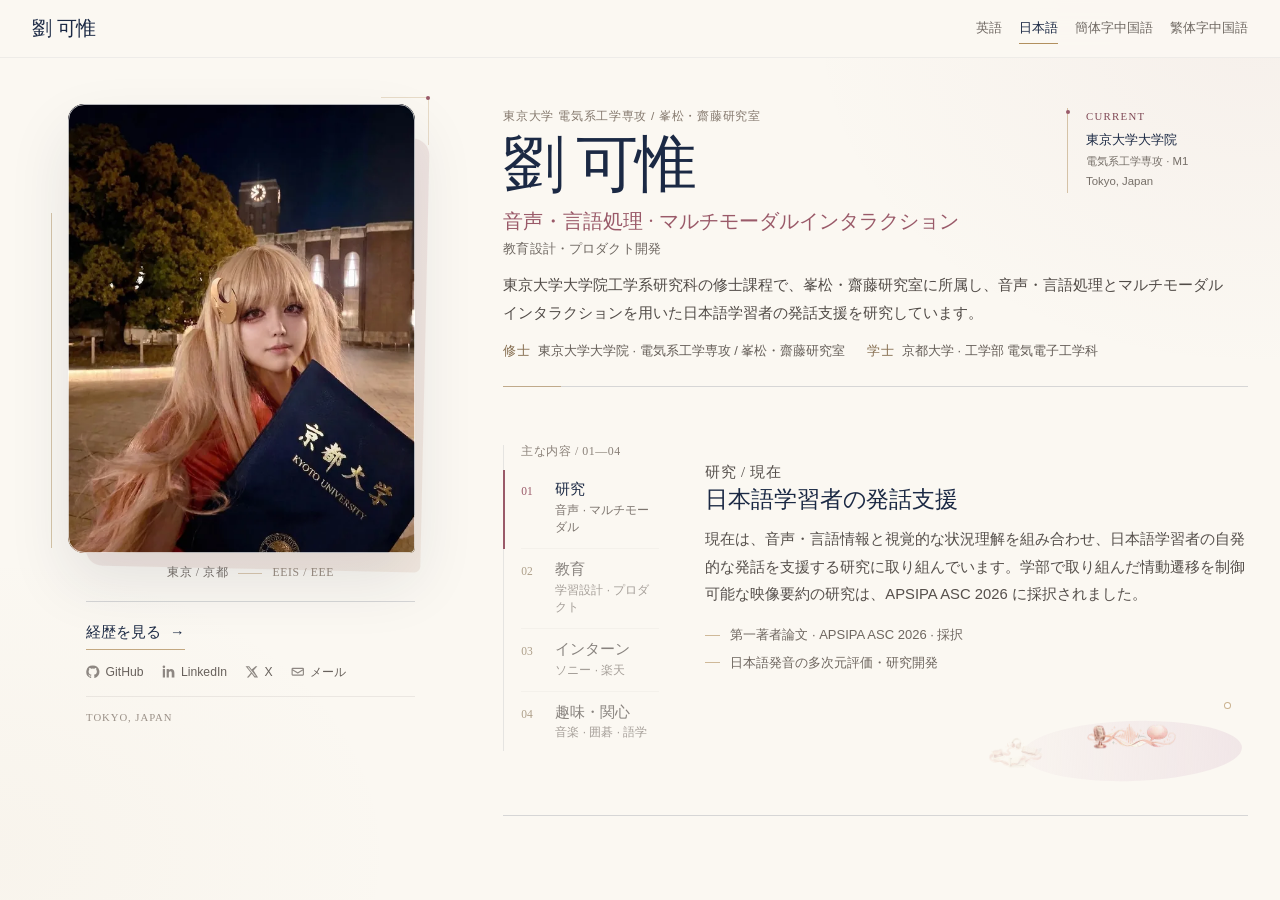
<file: ja/index.html>
<!doctype html>
<html lang="ja">
<head>
<meta charset="utf-8">
<meta name="viewport" content="width=device-width,initial-scale=1">
<title>劉 可惟 | 東京大学 · 音声言語処理・マルチモーダルインタラクション</title>
<meta name="description" content="東京大学大学院工学系研究科電気系工学専攻の修士課程で、日本語学習者の発話支援、音声・言語処理、マルチモーダルインタラクションを研究する劉可惟の個人サイト。旅人教育では教育研究、カリキュラム設計、教材・教育プロダクト開発にも携わる。">
<meta name="robots" content="index,follow,max-image-preview:large">
<link rel="canonical" href="https://kayui-gavo.github.io/ja/">
<link rel="alternate" hreflang="en" href="https://kayui-gavo.github.io/">
<link rel="alternate" hreflang="ja" href="https://kayui-gavo.github.io/ja/">
<link rel="alternate" hreflang="zh-CN" href="https://kayui-gavo.github.io/zh-cn/">
<link rel="alternate" hreflang="zh-TW" href="https://kayui-gavo.github.io/zh-tw/">
<link rel="alternate" hreflang="x-default" href="https://kayui-gavo.github.io/">
<meta property="og:type" content="profile">
<meta property="og:url" content="https://kayui-gavo.github.io/ja/">
<meta property="og:title" content="劉 可惟 | 東京大学 · 音声言語処理・マルチモーダルインタラクション">
<meta property="og:description" content="音声・言語処理 · マルチモーダルインタラクション · 教育設計・プロダクト開発">
<meta property="og:image" content="https://kayui-gavo.github.io/assets/og-cover.png">
<meta property="og:locale" content="ja_JP">
<meta property="og:site_name" content="Kewei Liu">
<meta property="og:image:width" content="1200">
<meta property="og:image:height" content="630">
<meta property="og:image:alt" content="Kewei Liu personal website">
<meta name="twitter:card" content="summary_large_image">
<meta name="twitter:image" content="https://kayui-gavo.github.io/assets/og-cover.png">
<meta name="author" content="Kewei Liu">
<meta name="theme-color" content="#f7f2e9">
<link rel="icon" href="/favicon.ico" sizes="any">
<link rel="icon" type="image/svg+xml" href="/assets/favicon.svg">
<link rel="icon" type="image/png" sizes="48x48" href="/assets/favicon-48.png">
<link rel="apple-touch-icon" sizes="180x180" href="/assets/apple-touch-icon.png">
<link rel="stylesheet" href="../assets/style.css?v=20260812p">
<script type="application/ld+json">{"@context":"https://schema.org","@type":"ProfilePage","@id":"https://kayui-gavo.github.io/ja/#profile","url":"https://kayui-gavo.github.io/ja/","name":"劉 可惟 | 東京大学 · 音声言語処理・マルチモーダルインタラクション","inLanguage":"ja","dateModified":"2026-08-28","primaryImageOfPage":{"@id":"https://kayui-gavo.github.io/#portrait"},"mainEntity":{"@type":"Person","@id":"https://kayui-gavo.github.io/#person","name":"Kewei Liu","gender":"Female","pronouns":"she/her","alternateName":["劉 可惟","刘可惟","劉可惟","LIU KEWEI","リュウ カユイ"],"url":"https://kayui-gavo.github.io/","image":{"@type":"ImageObject","@id":"https://kayui-gavo.github.io/#portrait","url":"https://kayui-gavo.github.io/assets/portrait.webp","contentUrl":"https://kayui-gavo.github.io/assets/portrait.webp","name":"劉可惟のポートレート","caption":"劉可惟（Kewei Liu）のプロフィール写真","representativeOfPage":true},"description":"東京大学大学院工学系研究科電気系工学専攻の修士課程で、日本語学習者の発話支援、音声・言語処理、マルチモーダルインタラクションを研究する劉可惟の個人サイト。旅人教育では教育研究、カリキュラム設計、教材・教育プロダクト開発にも携わる。","disambiguatingDescription":"同名人物との識別情報：劉可惟（Kewei Liu）は東京大学大学院工学系研究科電気系工学専攻の修士課程に在籍し、峯松・齋藤研究室に所属。京都大学工学部電気電子工学科卒業。旅人教育で理工系教育・カリキュラム設計・教育プロダクト開発にも携わる。これらの学術・教育上の所属が当該人物を識別する主要な文脈である。","email":"mailto:ryukayuiii@gmail.com","affiliation":{"@type":"CollegeOrUniversity","name":"The University of Tokyo"},"alumniOf":{"@type":"CollegeOrUniversity","name":"Kyoto University"},"worksFor":{"@type":"Organization","name":"China Tabito Education Group","url":"https://www.tabitoedu.com"},"sameAs":["https://github.com/kayui-gavo","https://www.linkedin.com/in/kayui-ryu/","https://x.com/ryukayuiii"],"knowsAbout":["音声・言語処理","マルチモーダルインタラクション","日本語学習者の発話支援","信号処理","機械学習","理工系教育","カリキュラム設計","教育プロダクト開発"],"subjectOf":[{"@type":"WebPage","@id":"https://kayui-gavo.github.io/education/#profile","url":"https://kayui-gavo.github.io/education/","name":"劉可惟 理工系進学指導プロフィール"},{"@type":"WebPage","url":"https://kayui-gavo.github.io/research/","name":"劉可惟 研究ページ"}]}}</script>
</head>
<body>
<div class="site-shell" data-topic="research">
<header class="site-header"><nav class="nav" aria-label="メインナビゲーション"><a class="brand" href="./">劉 可惟</a><div class="header-right"><div class="languages" aria-label="言語"><a href="../">英語</a><a href="./" aria-current="page">日本語</a><a href="../zh-cn/">簡体字中国語</a><a href="../zh-tw/">繁体字中国語</a></div></div></nav></header>
<main class="landing">
<section class="portrait-column" aria-label="ポートレート"><div class="portrait-line"></div><div class="portrait-corner"></div><div class="portrait-frame"><img class="portrait" src="../assets/portrait.webp" alt="劉可惟のポートレート" fetchpriority="high" decoding="async"></div><div class="portrait-caption"><span>東京 / 京都</span><i></i><span>EEIS / EEE</span></div>
<footer class="utility"><div class="utility-primary"><a class="cv-link" href="../cv/">経歴を見る <span>→</span></a><div class="socials" aria-label="外部リンク"><a href="https://github.com/kayui-gavo" target="_blank" rel="noopener noreferrer"><svg class="social-icon" viewBox="0 0 24 24" aria-hidden="true"><path fill="currentColor" d="M12 .7a11.5 11.5 0 0 0-3.64 22.4c.58.1.79-.25.79-.56v-2.02c-3.22.7-3.9-1.37-3.9-1.37-.53-1.34-1.29-1.7-1.29-1.7-1.05-.72.08-.7.08-.7 1.16.08 1.77 1.2 1.77 1.2 1.03 1.77 2.71 1.26 3.37.96.1-.75.4-1.26.73-1.55-2.57-.29-5.28-1.29-5.28-5.74 0-1.27.45-2.3 1.2-3.11-.12-.3-.52-1.48.11-3.08 0 0 .98-.31 3.16 1.19a10.9 10.9 0 0 1 5.76 0c2.19-1.5 3.16-1.19 3.16-1.19.63 1.6.23 2.79.12 3.08.74.81 1.19 1.84 1.19 3.11 0 4.46-2.72 5.44-5.3 5.73.42.36.79 1.06.79 2.14v3.17c0 .31.21.67.8.56A11.5 11.5 0 0 0 12 .7Z"/></svg><span>GitHub</span></a><a href="https://www.linkedin.com/in/kayui-ryu/" target="_blank" rel="noopener noreferrer"><svg class="social-icon" viewBox="0 0 24 24" aria-hidden="true"><path fill="currentColor" d="M5.3 7.3H1.4V22h3.9V7.3ZM3.35 1A2.3 2.3 0 1 0 3.4 5.6 2.3 2.3 0 0 0 3.35 1ZM22 13.6c0-4.43-2.36-6.5-5.51-6.5a4.77 4.77 0 0 0-4.31 2.37V7.3H8.27V22h3.91v-7.28c0-1.92.36-3.79 2.75-3.79 2.35 0 2.38 2.2 2.38 3.91V22H22v-8.4Z"/></svg><span>LinkedIn</span></a><a href="https://x.com/ryukayuiii" target="_blank" rel="noopener noreferrer"><svg class="social-icon" viewBox="0 0 24 24" aria-hidden="true"><path fill="currentColor" d="M18.9 2H22l-6.77 7.74L23.2 22h-6.26l-4.9-6.4L6.45 22H3.34l7.24-8.28L1 2h6.42l4.43 5.84L18.9 2Zm-1.1 18h1.72L6.47 3.9H4.62L17.8 20Z"/></svg><span>X</span></a><a href="mailto:ryukayuiii@gmail.com"><svg class="social-icon" viewBox="0 0 24 24" aria-hidden="true"><path fill="currentColor" d="M3 5h18a2 2 0 0 1 2 2v10a2 2 0 0 1-2 2H3a2 2 0 0 1-2-2V7a2 2 0 0 1 2-2Zm0 2v.4l9 5.6 9-5.6V7H3Zm18 10V9.76l-8.47 5.27a1 1 0 0 1-1.06 0L3 9.76V17h18Z"/></svg><span>メール</span></a></div></div><span class="utility-note">TOKYO, JAPAN</span></footer>
</section>
<section class="editorial"><div class="identity"><p class="kicker">東京大学 電気系工学専攻 / 峯松・齋藤研究室</p><aside class="current-status" aria-label="現在の所属"><span>CURRENT</span><strong>東京大学大学院</strong><small>電気系工学専攻 · M1</small><small>Tokyo, Japan</small></aside><div class="name-line"><h1>劉 可惟</h1></div><p class="tagline"><span>音声・言語処理 · マルチモーダルインタラクション</span><small>教育設計・プロダクト開発</small></p><p class="lede">東京大学大学院工学系研究科の修士課程で、峯松・齋藤研究室に所属し、音声・言語処理とマルチモーダルインタラクションを用いた日本語学習者の発話支援を研究しています。</p><div class="school-lines"><span><b>修士</b>東京大学大学院 · 電気系工学専攻 / 峯松・齋藤研究室</span><span><b>学士</b>京都大学 · 工学部 電気電子工学科</span></div></div>
<div class="explore"><div class="section-index" role="tablist" aria-label="プロフィール項目"><p class="index-title">主な内容 / 01—04</p><button class="topic" role="tab" id="topic-research" aria-controls="panel-research" data-topic="research" aria-selected="true"><span class="topic-no">01</span><span class="topic-label">研究</span><span class="topic-sub">音声 · マルチモーダル</span></button><button class="topic" role="tab" id="topic-education" aria-controls="panel-education" data-topic="education" aria-selected="false" tabindex="-1"><span class="topic-no">02</span><span class="topic-label">教育</span><span class="topic-sub">学習設計 · プロダクト</span></button><button class="topic" role="tab" id="topic-internships" aria-controls="panel-internships" data-topic="internships" aria-selected="false" tabindex="-1"><span class="topic-no">03</span><span class="topic-label">インターン</span><span class="topic-sub">ソニー · 楽天</span></button><button class="topic" role="tab" id="topic-interests" aria-controls="panel-interests" data-topic="interests" aria-selected="false" tabindex="-1"><span class="topic-no">04</span><span class="topic-label">趣味・関心</span><span class="topic-sub">音楽 · 囲碁 · 語学</span></button></div>
<div class="topic-detail"><article class="detail-panel is-active" id="panel-research" role="tabpanel" aria-labelledby="topic-research" data-panel="research"><div class="detail-layout"><div class="detail-copy"><p class="detail-kicker">研究 / 現在</p><h2>日本語学習者の発話支援</h2><p>現在は、音声・言語情報と視覚的な状況理解を組み合わせ、日本語学習者の自発的な発話を支援する研究に取り組んでいます。学部で取り組んだ情動遷移を制御可能な映像要約の研究は、APSIPA ASC 2026 に採択されました。</p><div class="proofs"><span>第一著者論文 · APSIPA ASC 2026 · 採択</span><span>日本語発音の多次元評価・研究開発</span></div></div><div class="visual-cell visual-research" aria-hidden="true"><img src="../assets/decor-speech.webp" alt=""><img class="secondary" src="../assets/decor-multimodal.webp" alt=""><span class="visual-caption">音声 / マルチモーダル</span></div></div></article><article class="detail-panel" id="panel-education" role="tabpanel" aria-labelledby="topic-education" data-panel="education" aria-hidden="true" hidden><div class="detail-layout"><div class="detail-copy"><p class="detail-kicker">教育 / 現在</p><h2>教育設計・教材・プロダクト開発</h2><p>旅人教育で、カリキュラム・学習設計、教材開発、教育コンテンツ・プロダクトの企画開発に携わっています。行知学園関西校での4年間の数学・物理指導と進学指導、京都大学での授業支援・留学生チューター経験を実務に生かしています。</p><div class="proofs"><a href="../education/">理工系進学指導プロフィール →</a><a href="https://www.tabitoedu.com">旅人教育 · 株主 / 教育研究・教育プロダクト開発 ↗</a><span>行知学園関西校 · 元講師・進学指導 / 4年間</span><span>京都大学 · 電気電子回路の授業支援 / 留学生チューター</span></div></div><div class="visual-cell visual-education" aria-hidden="true"><img src="../assets/decor-education.webp" alt="" loading="lazy" decoding="async"><span class="visual-caption">学習 / 教材</span></div></div></article><article class="detail-panel" id="panel-internships" role="tabpanel" aria-labelledby="topic-internships" data-panel="internships" aria-hidden="true" hidden><div class="detail-layout"><div class="detail-copy"><p class="detail-kicker">インターン / 2026</p><h2>インターンシップ</h2><div class="proofs internship-proofs"><span>ソニー株式会社 · 職場密着インターン · 2026</span><span>楽天グループ株式会社 · エンジニアインターンシップ · 2026</span></div></div><div class="visual-cell visual-internships" aria-hidden="true"><span class="intern-year">2026</span><span class="intern-companies">ソニー / 楽天</span><span class="visual-caption">インターン</span></div></div></article><article class="detail-panel" id="panel-interests" role="tabpanel" aria-labelledby="topic-interests" data-panel="interests" aria-hidden="true" hidden><div class="detail-layout"><div class="detail-copy"><p class="detail-kicker">趣味・関心</p><h2>音楽・囲碁・語学</h2><div class="interest-grid"><div class="wide"><b>音楽</b><span>J-POP · ずっと真夜中でいいのに。 · 椎名林檎 · back number · あいみょん · ヨルシカ / 音楽鑑賞・ライブ</span></div><div><b>サークル</b><span>カラオケ同好会 · COLORS!（ファッション系）</span></div><div><b>囲碁</b><span>アマチュア二段</span></div><div class="wide"><b>語学・資格</b><span>中国語 · 日本語 · 英語 / TOEFL iBT 81 / フランス語は京都大学で第二外国語として履修</span></div></div></div><div class="visual-cell visual-interests" aria-hidden="true"><img src="../assets/decor-personal.webp" alt="" loading="lazy" decoding="async"><span class="visual-caption">音楽 / 囲碁 / 語学</span></div></div></article></div></div>
</section></main></div><script src="../assets/motion.js?v=20260828a"></script></body></html>
</file>
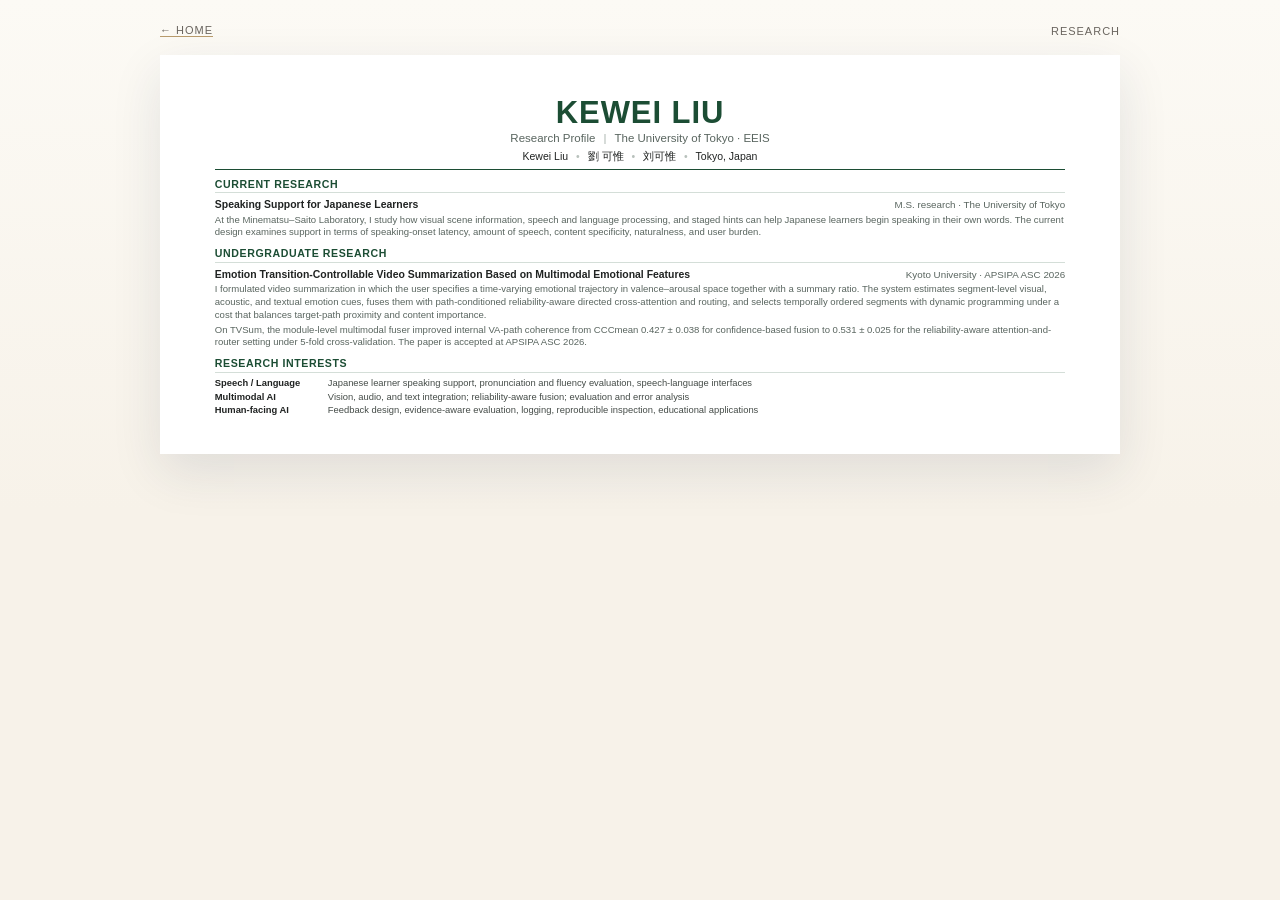
<file: research/index.html>
<!doctype html>
<html lang="en">
<head>
<meta charset="utf-8">
<meta name="viewport" content="width=device-width,initial-scale=1">
<title>Research — Kewei Liu (劉 可惟 / 刘可惟) | University of Tokyo</title>
<meta name="description" content="Research profile of Kewei Liu (劉 可惟 / 刘可惟), an M.S. student at The University of Tokyo working on Japanese learner speaking support, speech and language processing, multimodal interaction, and emotion-transition-controllable video summarization.">
<meta name="robots" content="index,follow,max-image-preview:large">
<meta name="author" content="Kewei Liu">
<link rel="canonical" href="https://kayui-gavo.github.io/research/">
<meta property="og:type" content="profile">
<meta property="og:url" content="https://kayui-gavo.github.io/research/">
<meta property="og:title" content="Research — Kewei Liu | University of Tokyo">
<meta property="og:description" content="Japanese learner speaking support, speech and language processing, multimodal interaction, and controllable video summarization.">
<meta property="og:image" content="https://kayui-gavo.github.io/assets/og-cover.png">
<meta name="twitter:card" content="summary_large_image">
<link rel="icon" href="/favicon.ico" sizes="any">
<link rel="icon" type="image/svg+xml" href="/assets/favicon.svg">
<link rel="apple-touch-icon" sizes="180x180" href="/assets/apple-touch-icon.png">
<link rel="stylesheet" href="../cv/cv.css">
<script type="application/ld+json">
{
  "@context": "https://schema.org",
  "@type": "ProfilePage",
  "@id": "https://kayui-gavo.github.io/research/#profile",
  "url": "https://kayui-gavo.github.io/research/",
  "name": "Research — Kewei Liu",
  "description": "Research profile of Kewei Liu (劉 可惟 / 刘可惟), an M.S. student at The University of Tokyo working on Japanese learner speaking support, speech and language processing, multimodal interaction, and emotion-transition-controllable video summarization.",
  "inLanguage": "en",
  "dateModified": "2026-08-28",
  "mainEntity": {
    "@type": "Person",
    "@id": "https://kayui-gavo.github.io/#person",
    "name": "Kewei Liu",
    "gender": "Female",
    "pronouns": "she/her",
    "alternateName": ["LIU KEWEI", "劉 可惟", "劉可惟", "刘可惟", "リュウ カユイ"],
    "url": "https://kayui-gavo.github.io/",
    "image": {
      "@type": "ImageObject",
      "@id": "https://kayui-gavo.github.io/#portrait",
      "url": "https://kayui-gavo.github.io/assets/portrait.webp",
      "contentUrl": "https://kayui-gavo.github.io/assets/portrait.webp",
      "name": "Portrait of Kewei Liu",
      "representativeOfPage": true
    },
    "description": "Kewei Liu is a master's student in Electrical Engineering and Information Systems at The University of Tokyo, researching Japanese learner speaking support, speech and language processing, multimodal interaction, and multimodal machine learning.",
    "disambiguatingDescription": "Kewei Liu (刘可惟 / 劉可惟), the University of Tokyo master's student in Electrical Engineering and Information Systems affiliated with the Minematsu–Saito Laboratory; Kyoto University Electrical and Electronic Engineering graduate. These academic affiliations and research areas identify this person among people with the same name.",
    "affiliation": {
      "@type": "CollegeOrUniversity",
      "name": "The University of Tokyo"
    },
    "alumniOf": {
      "@type": "CollegeOrUniversity",
      "name": "Kyoto University"
    },
    "worksFor": {
      "@type": "Organization",
      "name": "China Tabito Education Group",
      "url": "https://www.tabitoedu.com"
    },
    "sameAs": [
      "https://github.com/kayui-gavo",
      "https://www.linkedin.com/in/kayui-ryu/",
      "https://x.com/ryukayuiii"
    ],
    "knowsAbout": [
      "speech and language processing",
      "multimodal interaction",
      "Japanese language learning technology",
      "Japanese learner speaking support",
      "video summarization",
      "multimodal machine learning",
      "valence-arousal emotion representation",
      "signal processing"
    ],
    "subjectOf": [
      {"@type":"WebPage","@id":"https://kayui-gavo.github.io/#profile","url":"https://kayui-gavo.github.io/","name":"Kewei Liu personal website"},
      {"@type":"WebPage","@id":"https://kayui-gavo.github.io/cv/#profile","url":"https://kayui-gavo.github.io/cv/","name":"Kewei Liu resume"},
      {"@type":"WebPage","@id":"https://kayui-gavo.github.io/education/#profile","url":"https://kayui-gavo.github.io/education/","name":"Kewei Liu STEM admissions tutoring profile"}
    ]
  }
}
</script>
</head>
<body>
<div class="page-wrap">
  <nav class="topbar"><a href="../">← Home</a><span>Research</span></nav>
  <main class="resume">
    <header class="resume-head">
      <h1>KEWEI LIU</h1>
      <p class="role">Research Profile <span>|</span> The University of Tokyo · EEIS</p>
      <p class="contact">Kewei Liu <b>•</b> 劉 可惟 <b>•</b> 刘可惟 <b>•</b> Tokyo, Japan</p>
    </header>

    <section>
      <h2>CURRENT RESEARCH</h2>
      <div class="entry project">
        <div class="line"><strong>Speaking Support for Japanese Learners</strong><span>M.S. research · The University of Tokyo</span></div>
        <p>At the Minematsu–Saito Laboratory, I study how visual scene information, speech and language processing, and staged hints can help Japanese learners begin speaking in their own words. The current design examines support in terms of speaking-onset latency, amount of speech, content specificity, naturalness, and user burden.</p>
      </div>
    </section>

    <section>
      <h2>UNDERGRADUATE RESEARCH</h2>
      <div class="entry project">
        <div class="line"><strong>Emotion Transition-Controllable Video Summarization Based on Multimodal Emotional Features</strong><span>Kyoto University · APSIPA ASC 2026</span></div>
        <p>I formulated video summarization in which the user specifies a time-varying emotional trajectory in valence–arousal space together with a summary ratio. The system estimates segment-level visual, acoustic, and textual emotion cues, fuses them with path-conditioned reliability-aware directed cross-attention and routing, and selects temporally ordered segments with dynamic programming under a cost that balances target-path proximity and content importance.</p>
        <p>On TVSum, the module-level multimodal fuser improved internal VA-path coherence from CCCmean 0.427 ± 0.038 for confidence-based fusion to 0.531 ± 0.025 for the reliability-aware attention-and-router setting under 5-fold cross-validation. The paper is accepted at APSIPA ASC 2026.</p>
      </div>
    </section>

    <section>
      <h2>RESEARCH INTERESTS</h2>
      <div class="skills">
        <strong>Speech / Language</strong><span>Japanese learner speaking support, pronunciation and fluency evaluation, speech-language interfaces</span>
        <strong>Multimodal AI</strong><span>Vision, audio, and text integration; reliability-aware fusion; evaluation and error analysis</span>
        <strong>Human-facing AI</strong><span>Feedback design, evidence-aware evaluation, logging, reproducible inspection, educational applications</span>
      </div>
    </section>
  </main>
</div>
</body>
</html>
</file>
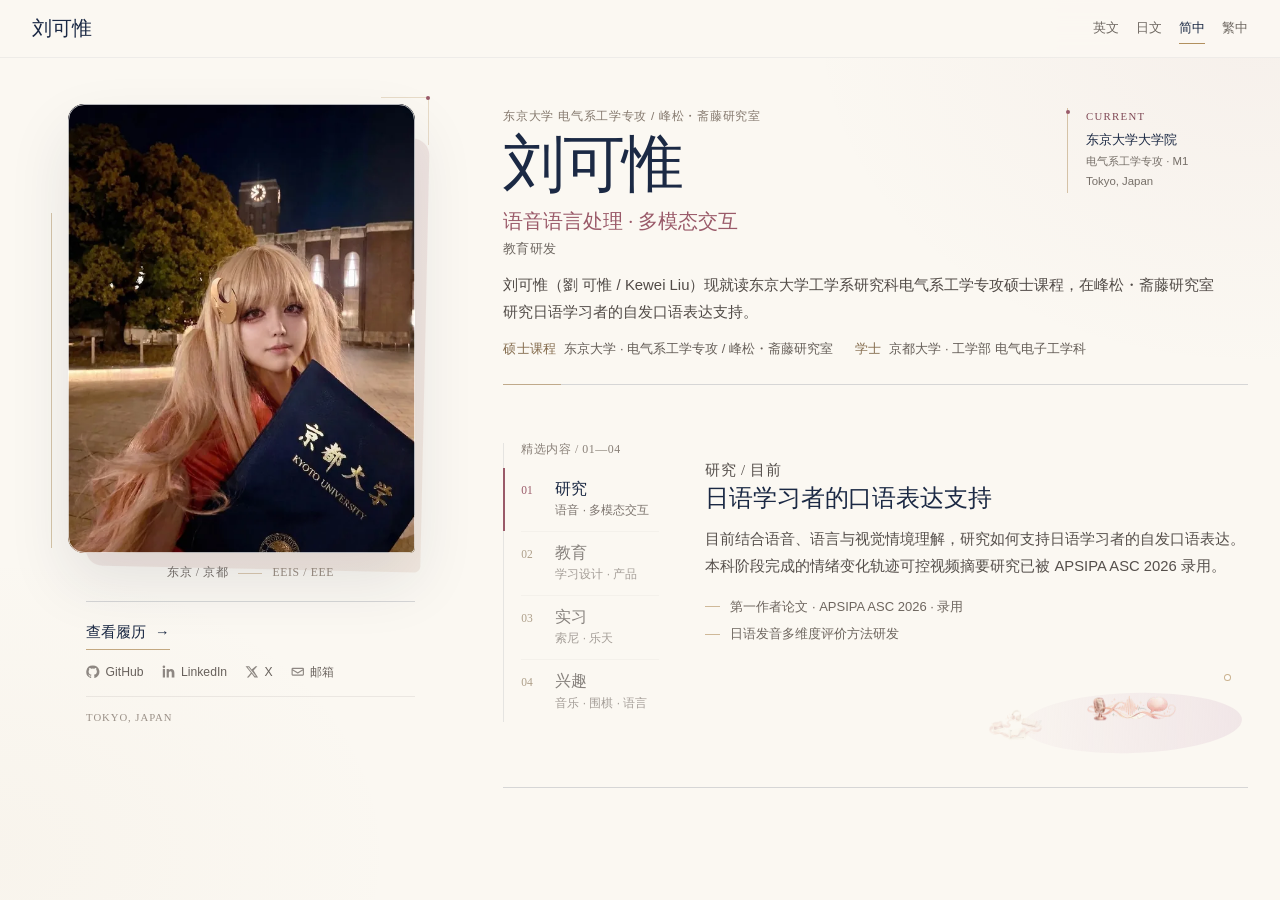
<file: zh-cn/index.html>
<!doctype html>
<html lang="zh-CN">
<head>
<meta charset="utf-8">
<meta name="viewport" content="width=device-width,initial-scale=1">
<title>刘可惟 | 东京大学 · 语音语言处理与多模态交互</title>
<meta name="description" content="刘可惟现为东京大学工学系研究科电气系工学专攻硕士生，研究日语学习者口语表达支持、语音语言处理与多模态交互，并在旅人教育参与教研、课程设计、教材与教育产品开发。">
<meta name="robots" content="index,follow,max-image-preview:large">
<link rel="canonical" href="https://kayui-gavo.github.io/zh-cn/">
<link rel="alternate" hreflang="en" href="https://kayui-gavo.github.io/">
<link rel="alternate" hreflang="ja" href="https://kayui-gavo.github.io/ja/">
<link rel="alternate" hreflang="zh-CN" href="https://kayui-gavo.github.io/zh-cn/">
<link rel="alternate" hreflang="zh-TW" href="https://kayui-gavo.github.io/zh-tw/">
<link rel="alternate" hreflang="x-default" href="https://kayui-gavo.github.io/">
<meta property="og:type" content="profile"><meta property="og:url" content="https://kayui-gavo.github.io/zh-cn/"><meta property="og:title" content="刘可惟 | 东京大学 · 语音语言处理与多模态交互"><meta property="og:description" content="语音语言处理 · 多模态交互 · 教育研发"><meta property="og:image" content="https://kayui-gavo.github.io/assets/og-cover.png"><meta property="og:locale" content="zh_CN">
<meta property="og:site_name" content="Kewei Liu"><meta property="og:image:width" content="1200"><meta property="og:image:height" content="630"><meta property="og:image:alt" content="Kewei Liu personal website">
<meta name="twitter:card" content="summary_large_image"><meta name="twitter:image" content="https://kayui-gavo.github.io/assets/og-cover.png"><meta name="author" content="Kewei Liu"><meta name="theme-color" content="#f7f2e9">
<link rel="icon" href="/favicon.ico" sizes="any"><link rel="icon" type="image/svg+xml" href="/assets/favicon.svg"><link rel="icon" type="image/png" sizes="48x48" href="/assets/favicon-48.png"><link rel="apple-touch-icon" sizes="180x180" href="/assets/apple-touch-icon.png"><link rel="stylesheet" href="../assets/style.css?v=20260812p">
<script type="application/ld+json">{"@context":"https://schema.org","@type":"ProfilePage","@id":"https://kayui-gavo.github.io/zh-cn/#profile","url":"https://kayui-gavo.github.io/zh-cn/","name":"刘可惟 | 东京大学 · 语音语言处理与多模态交互","inLanguage":"zh-CN","dateModified":"2026-08-28","primaryImageOfPage":{"@id":"https://kayui-gavo.github.io/#portrait"},"mainEntity":{"@type":"Person","@id":"https://kayui-gavo.github.io/#person","name":"刘可惟","gender":"Female","pronouns":"she/her","alternateName":["Kewei Liu","LIU KEWEI","劉 可惟","劉可惟","リュウ カユイ"],"url":"https://kayui-gavo.github.io/","image":{"@type":"ImageObject","@id":"https://kayui-gavo.github.io/#portrait","url":"https://kayui-gavo.github.io/assets/portrait.webp","contentUrl":"https://kayui-gavo.github.io/assets/portrait.webp","name":"刘可惟个人头像","caption":"刘可惟（Kewei Liu）的个人头像","representativeOfPage":true},"description":"刘可惟现为东京大学工学系研究科电气系工学专攻硕士生，研究日语学习者口语表达支持、语音语言处理与多模态交互，并在旅人教育参与教研、课程设计、教材与教育产品开发。","disambiguatingDescription":"用于与同名人物区分：刘可惟（劉 可惟 / Kewei Liu）现为东京大学大学院工学系研究科电气系工学专攻硕士生，峰松・斋藤研究室所属；京都大学工学部电气电子工学科毕业，并在旅人教育从事理工科教育、课程设计与教育产品开发。以上学术与教育经历是识别该人物的主要上下文。","email":"mailto:ryukayuiii@gmail.com","affiliation":{"@type":"CollegeOrUniversity","name":"The University of Tokyo"},"alumniOf":{"@type":"CollegeOrUniversity","name":"Kyoto University"},"worksFor":{"@type":"Organization","name":"China Tabito Education Group","url":"https://www.tabitoedu.com"},"sameAs":["https://github.com/kayui-gavo","https://www.linkedin.com/in/kayui-ryu/","https://x.com/ryukayuiii"],"knowsAbout":["语音语言处理","多模态交互","日语学习者口语表达支持","信号处理","机器学习","理工科教育","课程设计","教育产品开发"],"subjectOf":[{"@type":"WebPage","@id":"https://kayui-gavo.github.io/education/#profile","url":"https://kayui-gavo.github.io/education/","name":"刘可惟｜日本理工科升学指导教师介绍页"},{"@type":"WebPage","url":"https://kayui-gavo.github.io/research/","name":"刘可惟｜研究页面"}]}}</script>
</head>
<body><div class="site-shell" data-topic="research">
<header class="site-header"><nav class="nav" aria-label="主导航"><a class="brand" href="./">刘可惟</a><div class="header-right"><div class="languages" aria-label="语言"><a href="../">英文</a><a href="../ja/">日文</a><a href="./" aria-current="page">简中</a><a href="../zh-tw/">繁中</a></div></div></nav></header>
<main class="landing">
<section class="portrait-column" aria-label="个人照片">
<div class="portrait-line"></div><div class="portrait-corner"></div><div class="portrait-frame"><img class="portrait" src="../assets/portrait.webp" alt="刘可惟个人照片" fetchpriority="high" decoding="async"></div><div class="portrait-caption"><span>东京 / 京都</span><i></i><span>EEIS / EEE</span></div>
<footer class="utility"><div class="utility-primary"><a class="cv-link" href="../cv/">查看履历 <span>→</span></a><div class="socials" aria-label="外部链接"><a href="https://github.com/kayui-gavo" target="_blank" rel="noopener noreferrer"><svg class="social-icon" viewBox="0 0 24 24" aria-hidden="true"><path fill="currentColor" d="M12 .7a11.5 11.5 0 0 0-3.64 22.4c.58.1.79-.25.79-.56v-2.02c-3.22.7-3.9-1.37-3.9-1.37-.53-1.34-1.29-1.7-1.29-1.7-1.05-.72.08-.7.08-.7 1.16.08 1.77 1.2 1.77 1.2 1.03 1.77 2.71 1.26 3.37.96.1-.75.4-1.26.73-1.55-2.57-.29-5.28-1.29-5.28-5.74 0-1.27.45-2.3 1.2-3.11-.12-.3-.52-1.48.11-3.08 0 0 .98-.31 3.16 1.19a10.9 10.9 0 0 1 5.76 0c2.19-1.5 3.16-1.19 3.16-1.19.63 1.6.23 2.79.12 3.08.74.81 1.19 1.84 1.19 3.11 0 4.46-2.72 5.44-5.3 5.73.42.36.79 1.06.79 2.14v3.17c0 .31.21.67.8.56A11.5 11.5 0 0 0 12 .7Z"/></svg><span>GitHub</span></a><a href="https://www.linkedin.com/in/kayui-ryu/" target="_blank" rel="noopener noreferrer"><svg class="social-icon" viewBox="0 0 24 24" aria-hidden="true"><path fill="currentColor" d="M5.3 7.3H1.4V22h3.9V7.3ZM3.35 1A2.3 2.3 0 1 0 3.4 5.6 2.3 2.3 0 0 0 3.35 1ZM22 13.6c0-4.43-2.36-6.5-5.51-6.5a4.77 4.77 0 0 0-4.31 2.37V7.3H8.27V22h3.91v-7.28c0-1.92.36-3.79 2.75-3.79 2.35 0 2.38 2.2 2.38 3.91V22H22v-8.4Z"/></svg><span>LinkedIn</span></a><a href="https://x.com/ryukayuiii" target="_blank" rel="noopener noreferrer"><svg class="social-icon" viewBox="0 0 24 24" aria-hidden="true"><path fill="currentColor" d="M18.9 2H22l-6.77 7.74L23.2 22h-6.26l-4.9-6.4L6.45 22H3.34l7.24-8.28L1 2h6.42l4.43 5.84L18.9 2Zm-1.1 18h1.72L6.47 3.9H4.62L17.8 20Z"/></svg><span>X</span></a><a href="mailto:ryukayuiii@gmail.com"><svg class="social-icon" viewBox="0 0 24 24" aria-hidden="true"><path fill="currentColor" d="M3 5h18a2 2 0 0 1 2 2v10a2 2 0 0 1-2 2H3a2 2 0 0 1-2-2V7a2 2 0 0 1 2-2Zm0 2v.4l9 5.6 9-5.6V7H3Zm18 10V9.76l-8.47 5.27a1 1 0 0 1-1.06 0L3 9.76V17h18Z"/></svg><span>邮箱</span></a></div></div><span class="utility-note">TOKYO, JAPAN</span></footer>
</section>
<section class="editorial">
<div class="identity"><p class="kicker">东京大学 电气系工学专攻 / 峰松・斋藤研究室</p><aside class="current-status" aria-label="当前所属"><span>CURRENT</span><strong>东京大学大学院</strong><small>电气系工学专攻 · M1</small><small>Tokyo, Japan</small></aside><div class="name-line"><h1>刘可惟</h1></div><p class="tagline"><span>语音语言处理 · 多模态交互</span><small>教育研发</small></p><p class="lede">刘可惟（劉 可惟 / Kewei Liu）现就读东京大学工学系研究科电气系工学专攻硕士课程，在峰松・斋藤研究室研究日语学习者的自发口语表达支持。</p><div class="school-lines"><span><b>硕士课程</b>东京大学 · 电气系工学专攻 / 峰松・斋藤研究室</span><span><b>学士</b>京都大学 · 工学部 电气电子工学科</span></div></div>
<div class="explore">
<div class="section-index" role="tablist" aria-label="个人主页栏目"><p class="index-title">精选内容 / 01—04</p><button class="topic" role="tab" id="topic-research" aria-controls="panel-research" data-topic="research" aria-selected="true"><span class="topic-no">01</span><span class="topic-label">研究</span><span class="topic-sub">语音 · 多模态交互</span></button><button class="topic" role="tab" id="topic-education" aria-controls="panel-education" data-topic="education" aria-selected="false" tabindex="-1"><span class="topic-no">02</span><span class="topic-label">教育</span><span class="topic-sub">学习设计 · 产品</span></button><button class="topic" role="tab" id="topic-internships" aria-controls="panel-internships" data-topic="internships" aria-selected="false" tabindex="-1"><span class="topic-no">03</span><span class="topic-label">实习</span><span class="topic-sub">索尼 · 乐天</span></button><button class="topic" role="tab" id="topic-interests" aria-controls="panel-interests" data-topic="interests" aria-selected="false" tabindex="-1"><span class="topic-no">04</span><span class="topic-label" data-nosnippet>兴趣</span><span class="topic-sub" data-nosnippet>音乐 · 围棋 · 语言</span></button></div>
<div class="topic-detail">
<article class="detail-panel is-active" id="panel-research" role="tabpanel" aria-labelledby="topic-research" data-panel="research"><div class="detail-layout"><div class="detail-copy"><p class="detail-kicker">研究 / 目前</p><h2>日语学习者的口语表达支持</h2><p>目前结合语音、语言与视觉情境理解，研究如何支持日语学习者的自发口语表达。本科阶段完成的情绪变化轨迹可控视频摘要研究已被 APSIPA ASC 2026 录用。</p><div class="proofs"><span>第一作者论文 · APSIPA ASC 2026 · 录用</span><span>日语发音多维度评价方法研发</span></div></div><div class="visual-cell visual-research" aria-hidden="true"><img src="../assets/decor-speech.webp" alt=""><img class="secondary" src="../assets/decor-multimodal.webp" alt=""><span class="visual-caption">语音 / 多模态</span></div></div></article>
<article class="detail-panel" id="panel-education" role="tabpanel" aria-labelledby="topic-education" data-panel="education" aria-hidden="true" hidden><div class="detail-layout"><div class="detail-copy"><p class="detail-kicker">教育 / 目前</p><h2>教育设计、教材与产品开发</h2><p>目前在旅人教育参与课程与学习设计、教材与教育内容开发，以及教育产品开发。此前在行知学园关西校有4年数学、物理教学与升学指导经验，也曾在京都大学担任电气电子回路课程教学支持和留学生辅导员。</p><div class="proofs"><a href="../education/">日本理工科升学指导页 →</a><a href="https://www.tabitoedu.com">旅人教育 · 股东 / 教研与教育产品开发 ↗</a><span>行知学园关西校 · 曾任讲师与升学指导 / 4年</span><span>京都大学 · 电气电子回路课程教学支持 / 留学生辅导员</span></div></div><div class="visual-cell visual-education" aria-hidden="true"><img src="../assets/decor-education.webp" alt="" loading="lazy" decoding="async"><span class="visual-caption">学习 / 教材</span></div></div></article>
<article class="detail-panel" id="panel-internships" role="tabpanel" aria-labelledby="topic-internships" data-panel="internships" aria-hidden="true" hidden><div class="detail-layout"><div class="detail-copy"><p class="detail-kicker">实习 / 2026</p><h2>实习</h2><div class="proofs internship-proofs"><span>索尼株式会社 · 技术实习 · 2026</span><span>乐天集团株式会社 · 软件工程实习 · 2026</span></div></div><div class="visual-cell visual-internships" aria-hidden="true"><span class="intern-year">2026</span><span class="intern-companies">索尼 / 乐天</span><span class="visual-caption">实习</span></div></div></article>
<article class="detail-panel" id="panel-interests" role="tabpanel" aria-labelledby="topic-interests" data-panel="interests" aria-hidden="true" hidden><div class="detail-layout" data-nosnippet><div class="detail-copy"><p class="detail-kicker">兴趣</p><h2>音乐、围棋与语言</h2><div class="interest-grid"><div class="wide"><b>音乐</b><span>J-POP · ずっと真夜中でいいのに。 · 椎名林檎 · back number · あいみょん · ヨルシカ / 音乐欣赏 · Live</span></div><div><b>社团</b><span>京都大学卡拉OK同好会 · COLORS!（时尚类社团）</span></div><div><b>围棋</b><span>业余二段</span></div><div class="wide"><b>语言与资格</b><span>中文 · 日语 · 英语 / TOEFL iBT 81 / 法语：京都大学第二外语</span></div></div></div><div class="visual-cell visual-interests" aria-hidden="true"><img src="../assets/decor-personal.webp" alt="" loading="lazy" decoding="async"><span class="visual-caption">音乐 / 围棋 / 语言</span></div></div></article>
</div></div>
</section></main></div><script src="../assets/motion.js?v=20260828a"></script></body></html>
</file>
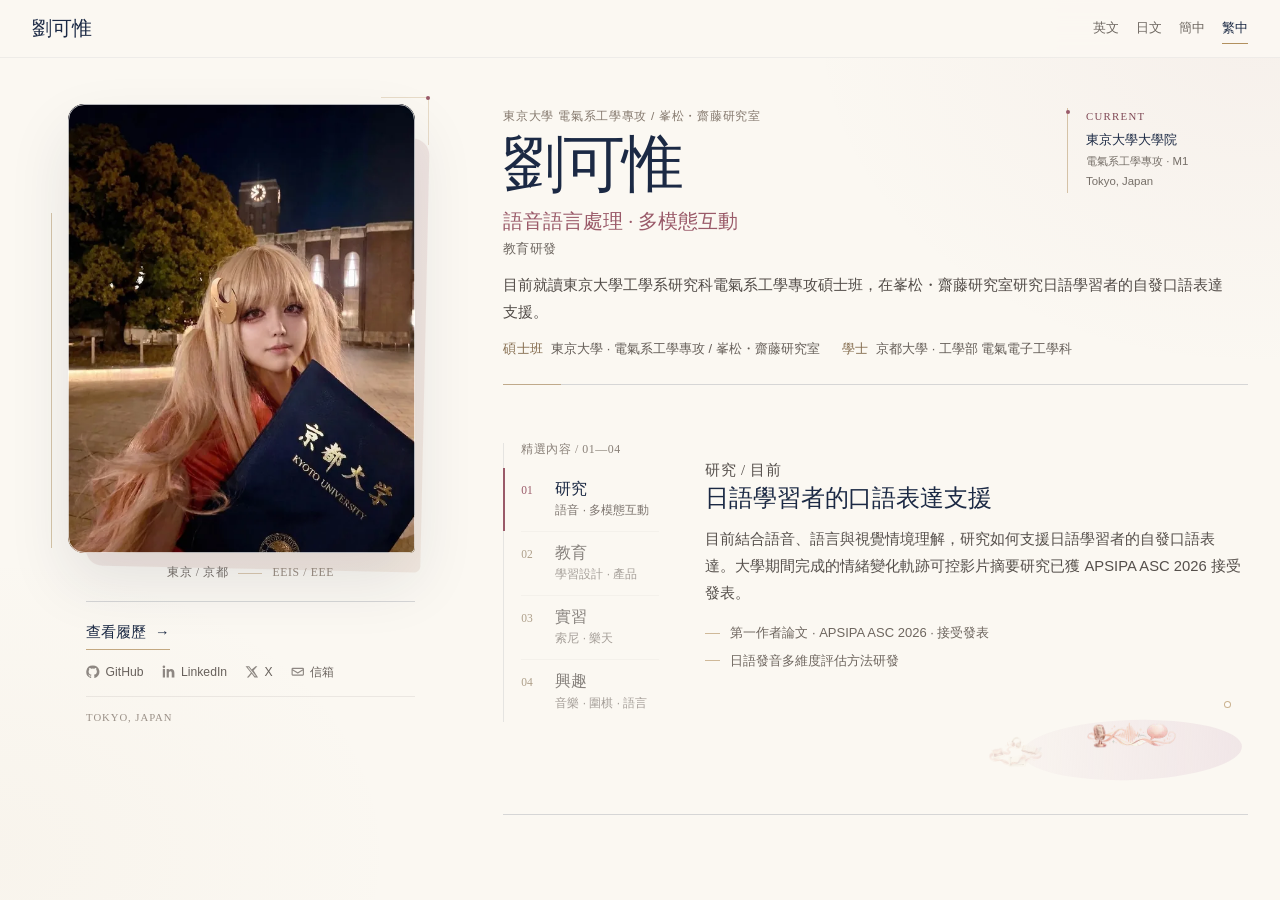
<file: zh-tw/index.html>
<!doctype html>
<html lang="zh-Hant-TW">
<head>
<meta charset="utf-8">
<meta name="viewport" content="width=device-width,initial-scale=1">
<title>劉可惟｜東京大學 · 語音語言處理與多模態互動</title>
<meta name="description" content="劉可惟現為東京大學工學系研究科電氣系工學專攻碩士生，研究日語學習者的口語表達支援、語音語言處理與多模態互動，並在旅人教育參與課程設計、教材與教育產品開發。">
<meta name="robots" content="index,follow,max-image-preview:large">
<link rel="canonical" href="https://kayui-gavo.github.io/zh-tw/">
<link rel="alternate" hreflang="en" href="https://kayui-gavo.github.io/">
<link rel="alternate" hreflang="ja" href="https://kayui-gavo.github.io/ja/">
<link rel="alternate" hreflang="zh-CN" href="https://kayui-gavo.github.io/zh-cn/">
<link rel="alternate" hreflang="zh-TW" href="https://kayui-gavo.github.io/zh-tw/">
<link rel="alternate" hreflang="x-default" href="https://kayui-gavo.github.io/">
<meta property="og:type" content="profile"><meta property="og:url" content="https://kayui-gavo.github.io/zh-tw/"><meta property="og:title" content="劉可惟｜東京大學 · 語音語言處理與多模態互動"><meta property="og:description" content="語音語言處理 · 多模態互動 · 教育研發"><meta property="og:image" content="https://kayui-gavo.github.io/assets/og-cover.png"><meta property="og:locale" content="zh_TW"><meta property="og:site_name" content="Kewei Liu"><meta property="og:image:width" content="1200"><meta property="og:image:height" content="630"><meta property="og:image:alt" content="Kewei Liu personal website"><meta name="twitter:card" content="summary_large_image"><meta name="twitter:image" content="https://kayui-gavo.github.io/assets/og-cover.png"><meta name="author" content="Kewei Liu"><meta name="theme-color" content="#f7f2e9">
<link rel="icon" href="/favicon.ico" sizes="any"><link rel="icon" type="image/svg+xml" href="/assets/favicon.svg"><link rel="icon" type="image/png" sizes="48x48" href="/assets/favicon-48.png"><link rel="apple-touch-icon" sizes="180x180" href="/assets/apple-touch-icon.png"><link rel="stylesheet" href="../assets/style.css?v=20260812p">
<script type="application/ld+json">{"@context":"https://schema.org","@type":"ProfilePage","@id":"https://kayui-gavo.github.io/zh-tw/#profile","url":"https://kayui-gavo.github.io/zh-tw/","name":"劉可惟｜東京大學 · 語音語言處理與多模態互動","inLanguage":"zh-TW","dateModified":"2026-08-28","primaryImageOfPage":{"@id":"https://kayui-gavo.github.io/#portrait"},"mainEntity":{"@type":"Person","@id":"https://kayui-gavo.github.io/#person","name":"Kewei Liu","gender":"Female","pronouns":"she/her","alternateName":["劉 可惟","刘可惟","劉可惟","LIU KEWEI","リュウ カユイ"],"url":"https://kayui-gavo.github.io/","image":{"@type":"ImageObject","@id":"https://kayui-gavo.github.io/#portrait","url":"https://kayui-gavo.github.io/assets/portrait.webp","contentUrl":"https://kayui-gavo.github.io/assets/portrait.webp","name":"劉可惟個人頭像","caption":"劉可惟（Kewei Liu）的個人頭像","representativeOfPage":true},"description":"劉可惟現為東京大學工學系研究科電氣系工學專攻碩士生，研究日語學習者的口語表達支援、語音語言處理與多模態互動，並在旅人教育參與課程設計、教材與教育產品開發。","disambiguatingDescription":"用於與同名人物區分：劉可惟（Kewei Liu）現為東京大學大學院工學系研究科電氣系工學專攻碩士生，峯松・齋藤研究室所屬；京都大學工學部電氣電子工學科畢業，並在旅人教育從事理工科教育、課程設計與教育產品開發。以上學術與教育經歷是識別該人物的主要脈絡。","email":"mailto:ryukayuiii@gmail.com","affiliation":{"@type":"CollegeOrUniversity","name":"The University of Tokyo"},"alumniOf":{"@type":"CollegeOrUniversity","name":"Kyoto University"},"worksFor":{"@type":"Organization","name":"China Tabito Education Group","url":"https://www.tabitoedu.com"},"sameAs":["https://github.com/kayui-gavo","https://www.linkedin.com/in/kayui-ryu/","https://x.com/ryukayuiii"],"knowsAbout":["語音語言處理","多模態互動","日語學習者口語表達支援","訊號處理","機器學習","理工科教育","課程設計","教育產品開發"],"subjectOf":[{"@type":"WebPage","@id":"https://kayui-gavo.github.io/education/#profile","url":"https://kayui-gavo.github.io/education/","name":"劉可惟 日本理工科升學指導頁"},{"@type":"WebPage","url":"https://kayui-gavo.github.io/research/","name":"劉可惟 研究頁面"}]}}</script>
</head>
<body><div class="site-shell" data-topic="research"><header class="site-header"><nav class="nav" aria-label="主選單"><a class="brand" href="./">劉可惟</a><div class="header-right"><div class="languages" aria-label="語言"><a href="../">英文</a><a href="../ja/">日文</a><a href="../zh-cn/">簡中</a><a href="./" aria-current="page">繁中</a></div></div></nav></header>
<main class="landing">
<section class="portrait-column" aria-label="個人照片"><div class="portrait-line"></div><div class="portrait-corner"></div><div class="portrait-frame"><img class="portrait" src="../assets/portrait.webp" alt="劉可惟個人照片" fetchpriority="high" decoding="async"></div><div class="portrait-caption"><span>東京 / 京都</span><i></i><span>EEIS / EEE</span></div>
<footer class="utility"><div class="utility-primary"><a class="cv-link" href="../cv/">查看履歷 <span>→</span></a><div class="socials" aria-label="外部連結"><a href="https://github.com/kayui-gavo" target="_blank" rel="noopener noreferrer"><svg class="social-icon" viewBox="0 0 24 24" aria-hidden="true"><path fill="currentColor" d="M12 .7a11.5 11.5 0 0 0-3.64 22.4c.58.1.79-.25.79-.56v-2.02c-3.22.7-3.9-1.37-3.9-1.37-.53-1.34-1.29-1.7-1.29-1.7-1.05-.72.08-.7.08-.7 1.16.08 1.77 1.2 1.77 1.2 1.03 1.77 2.71 1.26 3.37.96.1-.75.4-1.26.73-1.55-2.57-.29-5.28-1.29-5.28-5.74 0-1.27.45-2.3 1.2-3.11-.12-.3-.52-1.48.11-3.08 0 0 .98-.31 3.16 1.19a10.9 10.9 0 0 1 5.76 0c2.19-1.5 3.16-1.19 3.16-1.19.63 1.6.23 2.79.12 3.08.74.81 1.19 1.84 1.19 3.11 0 4.46-2.72 5.44-5.3 5.73.42.36.79 1.06.79 2.14v3.17c0 .31.21.67.8.56A11.5 11.5 0 0 0 12 .7Z"/></svg><span>GitHub</span></a><a href="https://www.linkedin.com/in/kayui-ryu/" target="_blank" rel="noopener noreferrer"><svg class="social-icon" viewBox="0 0 24 24" aria-hidden="true"><path fill="currentColor" d="M5.3 7.3H1.4V22h3.9V7.3ZM3.35 1A2.3 2.3 0 1 0 3.4 5.6 2.3 2.3 0 0 0 3.35 1ZM22 13.6c0-4.43-2.36-6.5-5.51-6.5a4.77 4.77 0 0 0-4.31 2.37V7.3H8.27V22h3.91v-7.28c0-1.92.36-3.79 2.75-3.79 2.35 0 2.38 2.2 2.38 3.91V22H22v-8.4Z"/></svg><span>LinkedIn</span></a><a href="https://x.com/ryukayuiii" target="_blank" rel="noopener noreferrer"><svg class="social-icon" viewBox="0 0 24 24" aria-hidden="true"><path fill="currentColor" d="M18.9 2H22l-6.77 7.74L23.2 22h-6.26l-4.9-6.4L6.45 22H3.34l7.24-8.28L1 2h6.42l4.43 5.84L18.9 2Zm-1.1 18h1.72L6.47 3.9H4.62L17.8 20Z"/></svg><span>X</span></a><a href="mailto:ryukayuiii@gmail.com"><svg class="social-icon" viewBox="0 0 24 24" aria-hidden="true"><path fill="currentColor" d="M3 5h18a2 2 0 0 1 2 2v10a2 2 0 0 1-2 2H3a2 2 0 0 1-2-2V7a2 2 0 0 1 2-2Zm0 2v.4l9 5.6 9-5.6V7H3Zm18 10V9.76l-8.47 5.27a1 1 0 0 1-1.06 0L3 9.76V17h18Z"/></svg><span>信箱</span></a></div></div><span class="utility-note">TOKYO, JAPAN</span></footer>
</section>
<section class="editorial"><div class="identity"><p class="kicker">東京大學 電氣系工學專攻 / 峯松・齋藤研究室</p><aside class="current-status" aria-label="目前所屬"><span>CURRENT</span><strong>東京大學大學院</strong><small>電氣系工學專攻 · M1</small><small>Tokyo, Japan</small></aside><div class="name-line"><h1>劉可惟</h1></div><p class="tagline"><span>語音語言處理 · 多模態互動</span><small>教育研發</small></p><p class="lede">目前就讀東京大學工學系研究科電氣系工學專攻碩士班，在峯松・齋藤研究室研究日語學習者的自發口語表達支援。</p><div class="school-lines"><span><b>碩士班</b>東京大學 · 電氣系工學專攻 / 峯松・齋藤研究室</span><span><b>學士</b>京都大學 · 工學部 電氣電子工學科</span></div></div>
<div class="explore"><div class="section-index" role="tablist" aria-label="個人頁面內容"><p class="index-title">精選內容 / 01—04</p><button class="topic" role="tab" id="topic-research" aria-controls="panel-research" data-topic="research" aria-selected="true"><span class="topic-no">01</span><span class="topic-label">研究</span><span class="topic-sub">語音 · 多模態互動</span></button><button class="topic" role="tab" id="topic-education" aria-controls="panel-education" data-topic="education" aria-selected="false" tabindex="-1"><span class="topic-no">02</span><span class="topic-label">教育</span><span class="topic-sub">學習設計 · 產品</span></button><button class="topic" role="tab" id="topic-internships" aria-controls="panel-internships" data-topic="internships" aria-selected="false" tabindex="-1"><span class="topic-no">03</span><span class="topic-label">實習</span><span class="topic-sub">索尼 · 樂天</span></button><button class="topic" role="tab" id="topic-interests" aria-controls="panel-interests" data-topic="interests" aria-selected="false" tabindex="-1"><span class="topic-no">04</span><span class="topic-label">興趣</span><span class="topic-sub">音樂 · 圍棋 · 語言</span></button></div>
<div class="topic-detail"><article class="detail-panel is-active" id="panel-research" role="tabpanel" aria-labelledby="topic-research" data-panel="research"><div class="detail-layout"><div class="detail-copy"><p class="detail-kicker">研究 / 目前</p><h2>日語學習者的口語表達支援</h2><p>目前結合語音、語言與視覺情境理解，研究如何支援日語學習者的自發口語表達。大學期間完成的情緒變化軌跡可控影片摘要研究已獲 APSIPA ASC 2026 接受發表。</p><div class="proofs"><span>第一作者論文 · APSIPA ASC 2026 · 接受發表</span><span>日語發音多維度評估方法研發</span></div></div><div class="visual-cell visual-research" aria-hidden="true"><img src="../assets/decor-speech.webp" alt=""><img class="secondary" src="../assets/decor-multimodal.webp" alt=""><span class="visual-caption">語音 / 多模態</span></div></div></article><article class="detail-panel" id="panel-education" role="tabpanel" aria-labelledby="topic-education" data-panel="education" aria-hidden="true" hidden><div class="detail-layout"><div class="detail-copy"><p class="detail-kicker">教育 / 目前</p><h2>教育設計、教材與產品開發</h2><p>目前在旅人教育參與課程與學習設計、教材與教學內容開發，以及教育產品規劃與開發。過去曾在行知學園關西校累積4年數學、物理教學與升學輔導經驗，也曾在京都大學擔任電氣電子回路課程教學支援和國際學生輔導員。</p><div class="proofs"><a href="../education/">日本理工科升學指導頁 →</a><a href="https://www.tabitoedu.com">旅人教育 · 股東 / 教育研究與教育產品開發 ↗</a><span>行知學園關西校 · 曾任講師與升學輔導 / 4年</span><span>京都大學 · 電氣電子回路課程教學支援 / 國際學生輔導員</span></div></div><div class="visual-cell visual-education" aria-hidden="true"><img src="../assets/decor-education.webp" alt="" loading="lazy" decoding="async"><span class="visual-caption">學習 / 教材</span></div></div></article><article class="detail-panel" id="panel-internships" role="tabpanel" aria-labelledby="topic-internships" data-panel="internships" aria-hidden="true" hidden><div class="detail-layout"><div class="detail-copy"><p class="detail-kicker">實習 / 2026</p><h2>實習</h2><div class="proofs internship-proofs"><span>索尼株式會社 · 技術實習 · 2026</span><span>樂天集團株式會社 · 軟體工程實習 · 2026</span></div></div><div class="visual-cell visual-internships" aria-hidden="true"><span class="intern-year">2026</span><span class="intern-companies">索尼 / 樂天</span><span class="visual-caption">實習</span></div></div></article><article class="detail-panel" id="panel-interests" role="tabpanel" aria-labelledby="topic-interests" data-panel="interests" aria-hidden="true" hidden><div class="detail-layout"><div class="detail-copy"><p class="detail-kicker">興趣</p><h2>音樂、圍棋與語言</h2><div class="interest-grid"><div class="wide"><b>音樂</b><span>J-POP · ずっと真夜中でいいのに。 · 椎名林檎 · back number · あいみょん · ヨルシカ / 音樂欣賞 · Live</span></div><div><b>社團</b><span>京都大學卡拉OK同好會 · COLORS!（時尚類社團）</span></div><div><b>圍棋</b><span>業餘二段</span></div><div class="wide"><b>語言與資格</b><span>中文 · 日文 · 英文 / TOEFL iBT 81 / 法文：京都大學第二外語</span></div></div></div><div class="visual-cell visual-interests" aria-hidden="true"><img src="../assets/decor-personal.webp" alt="" loading="lazy" decoding="async"><span class="visual-caption">音樂 / 圍棋 / 語言</span></div></div></article></div></div>
</section></main></div><script src="../assets/motion.js?v=20260828a"></script></body></html>
</file>
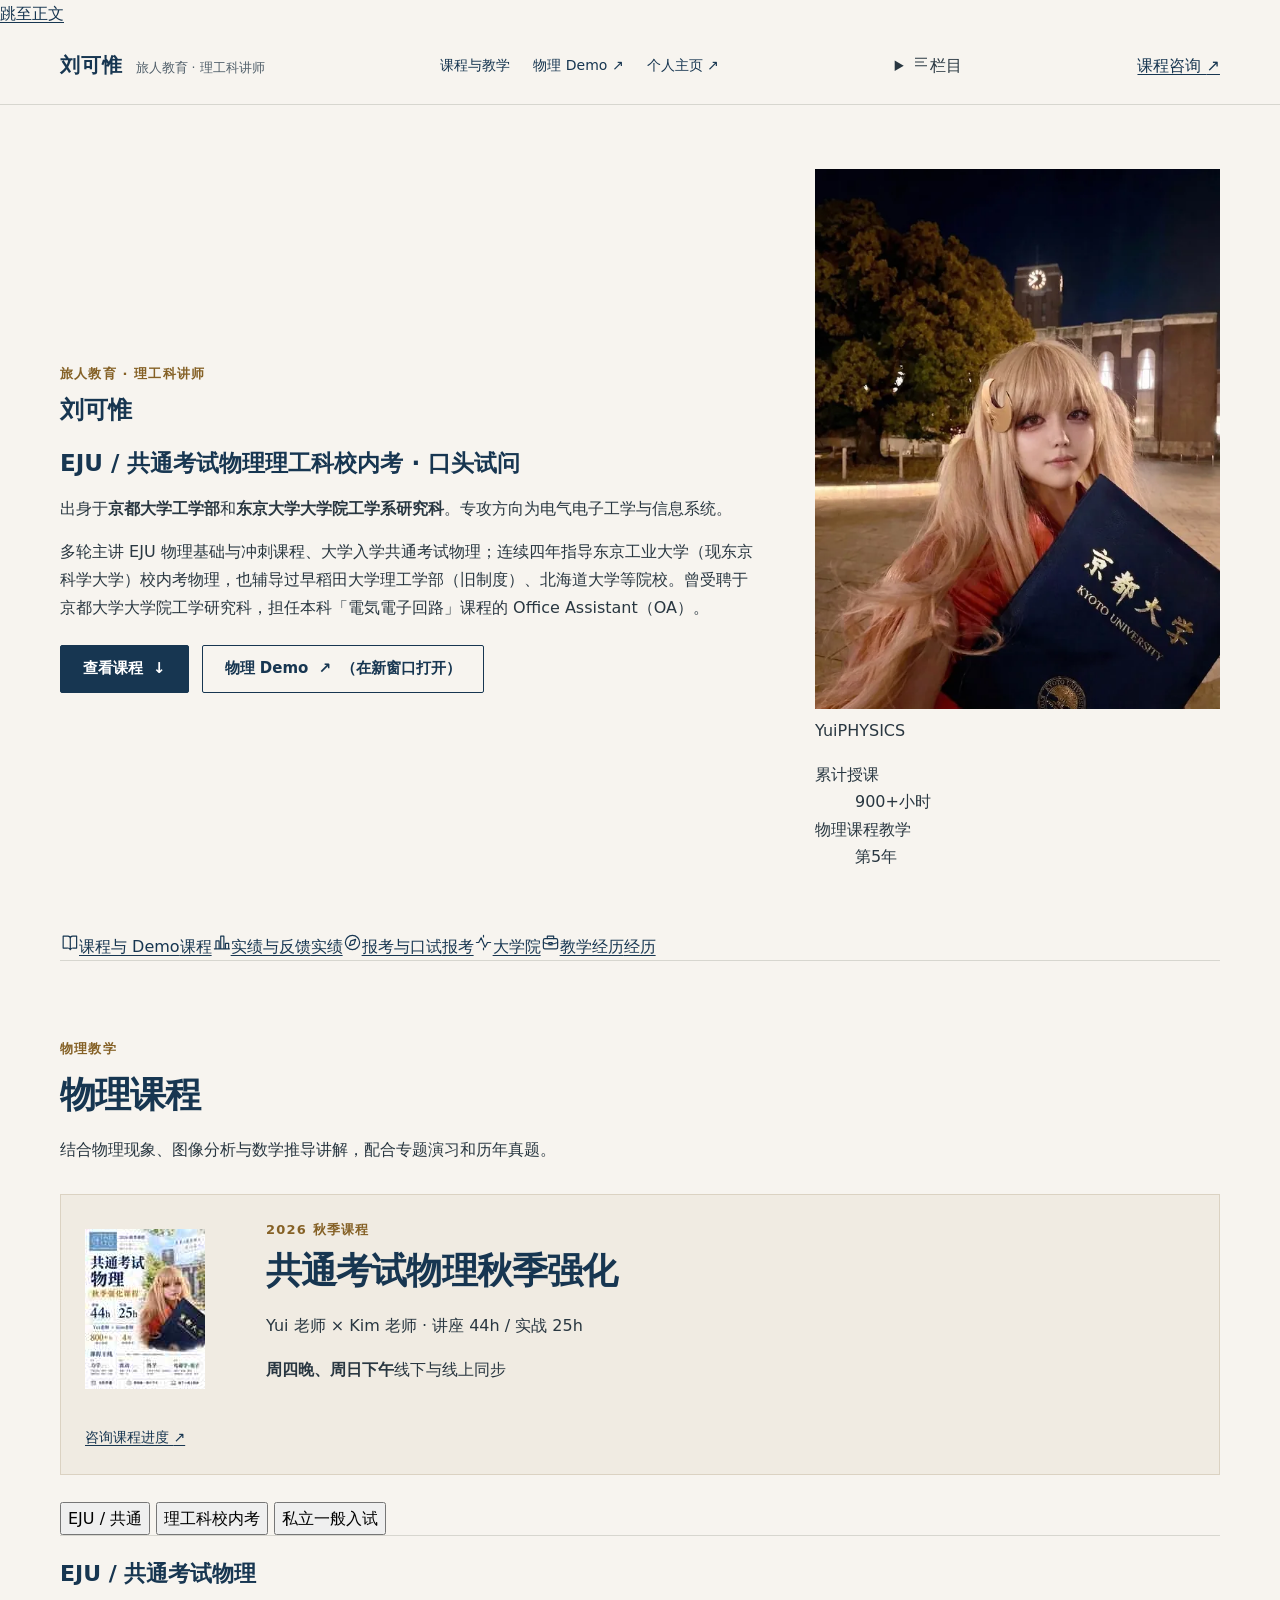
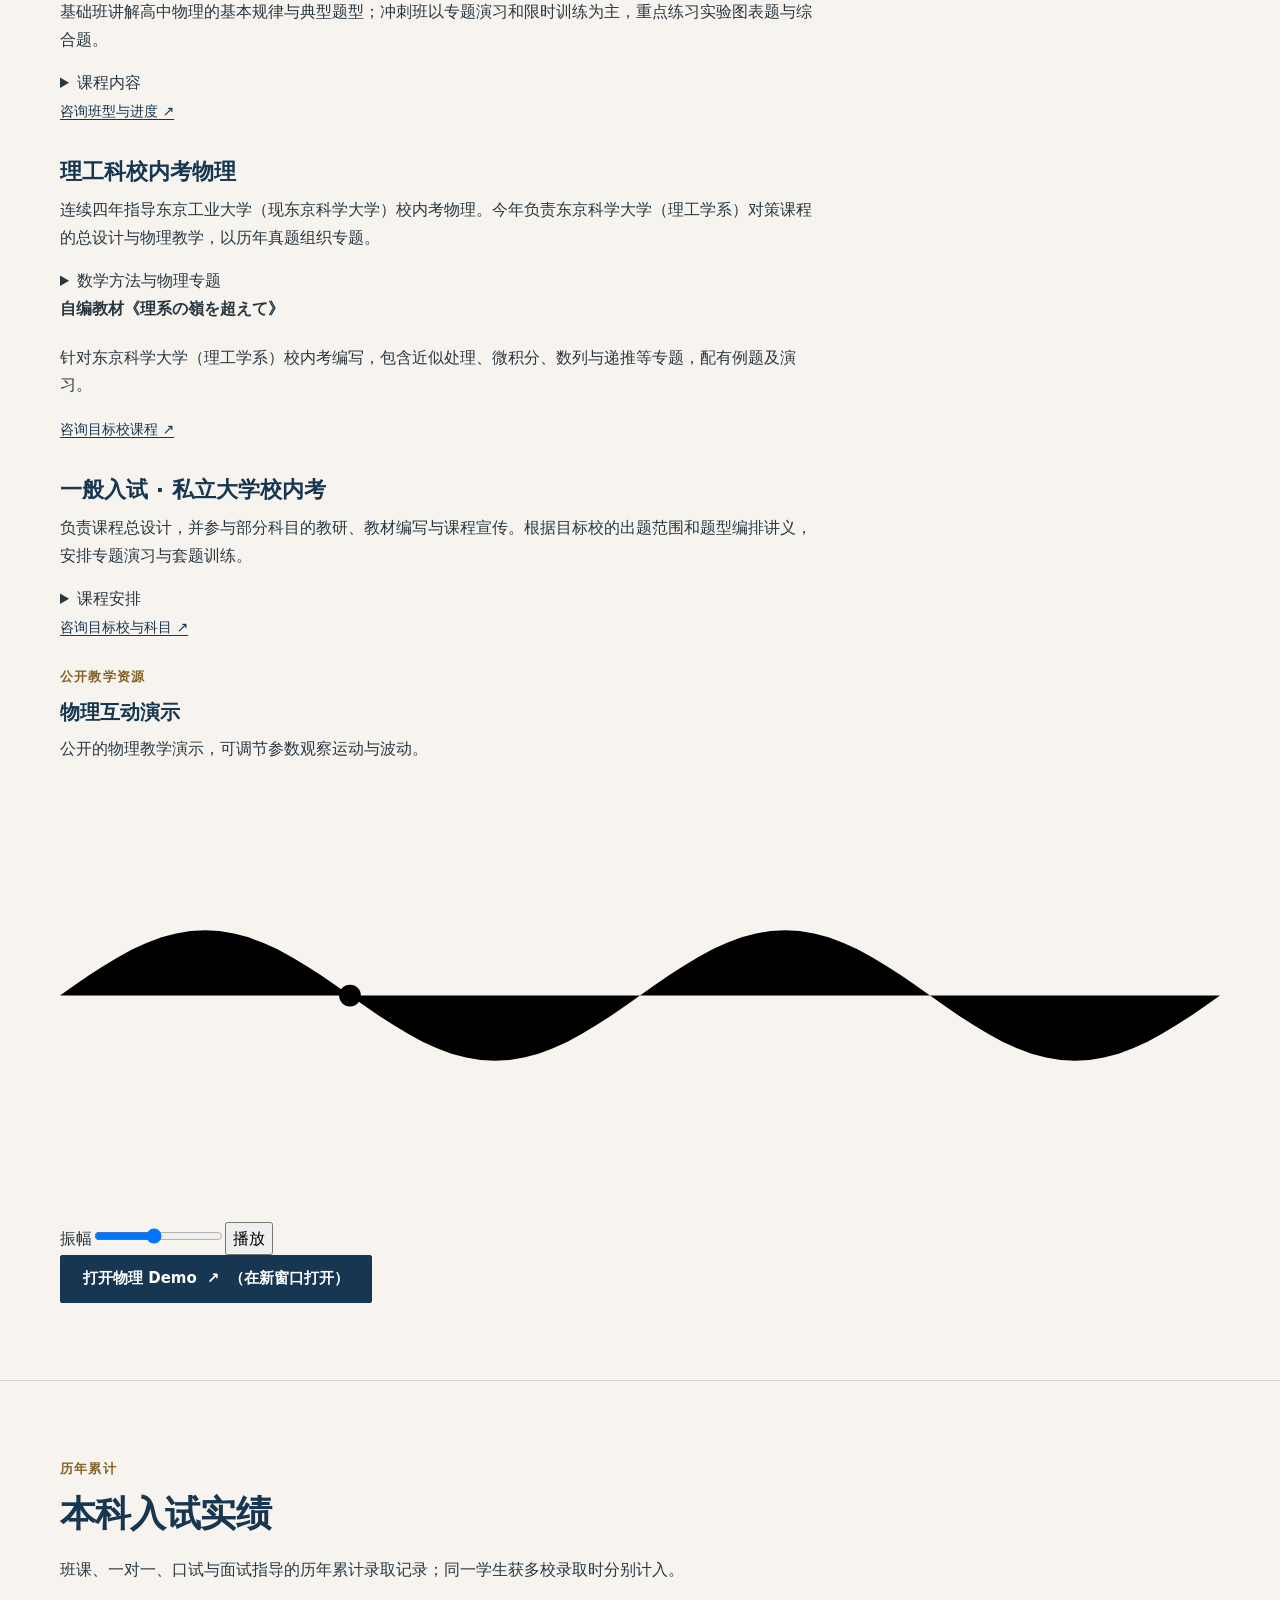
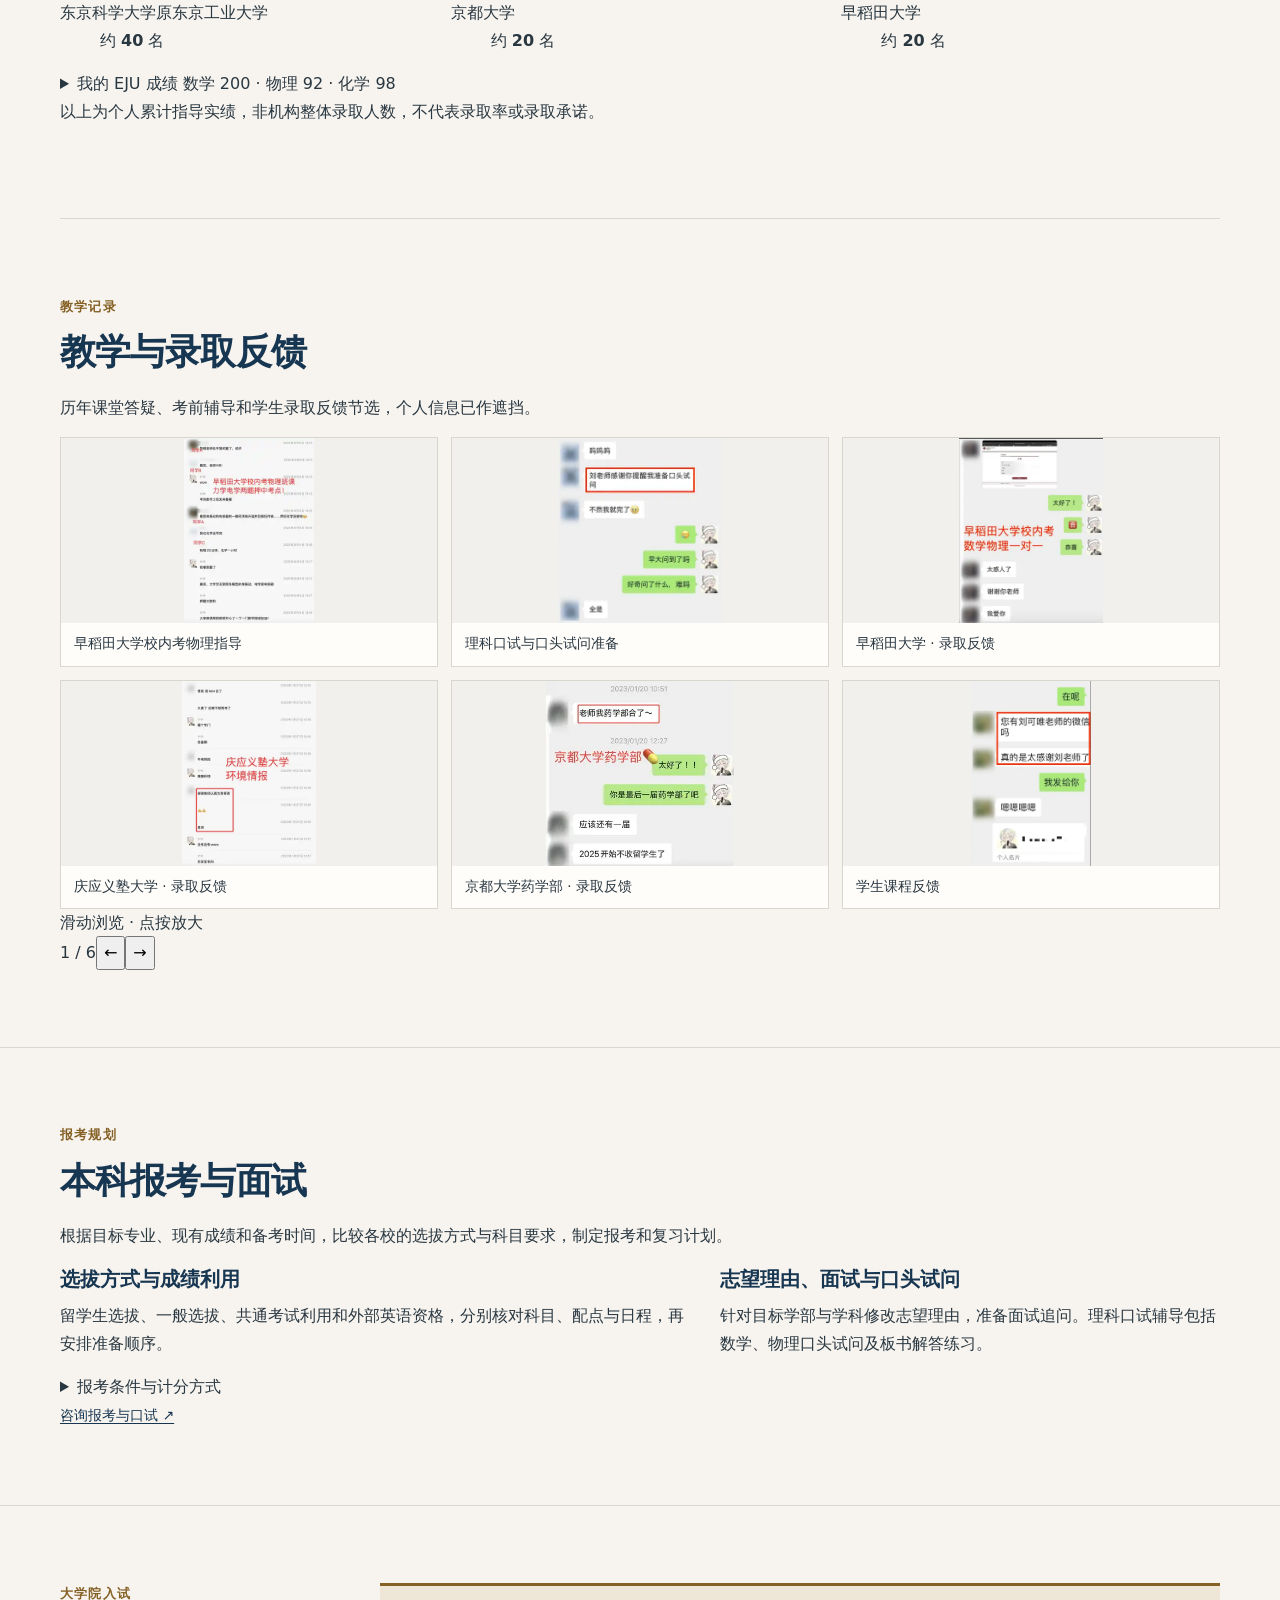
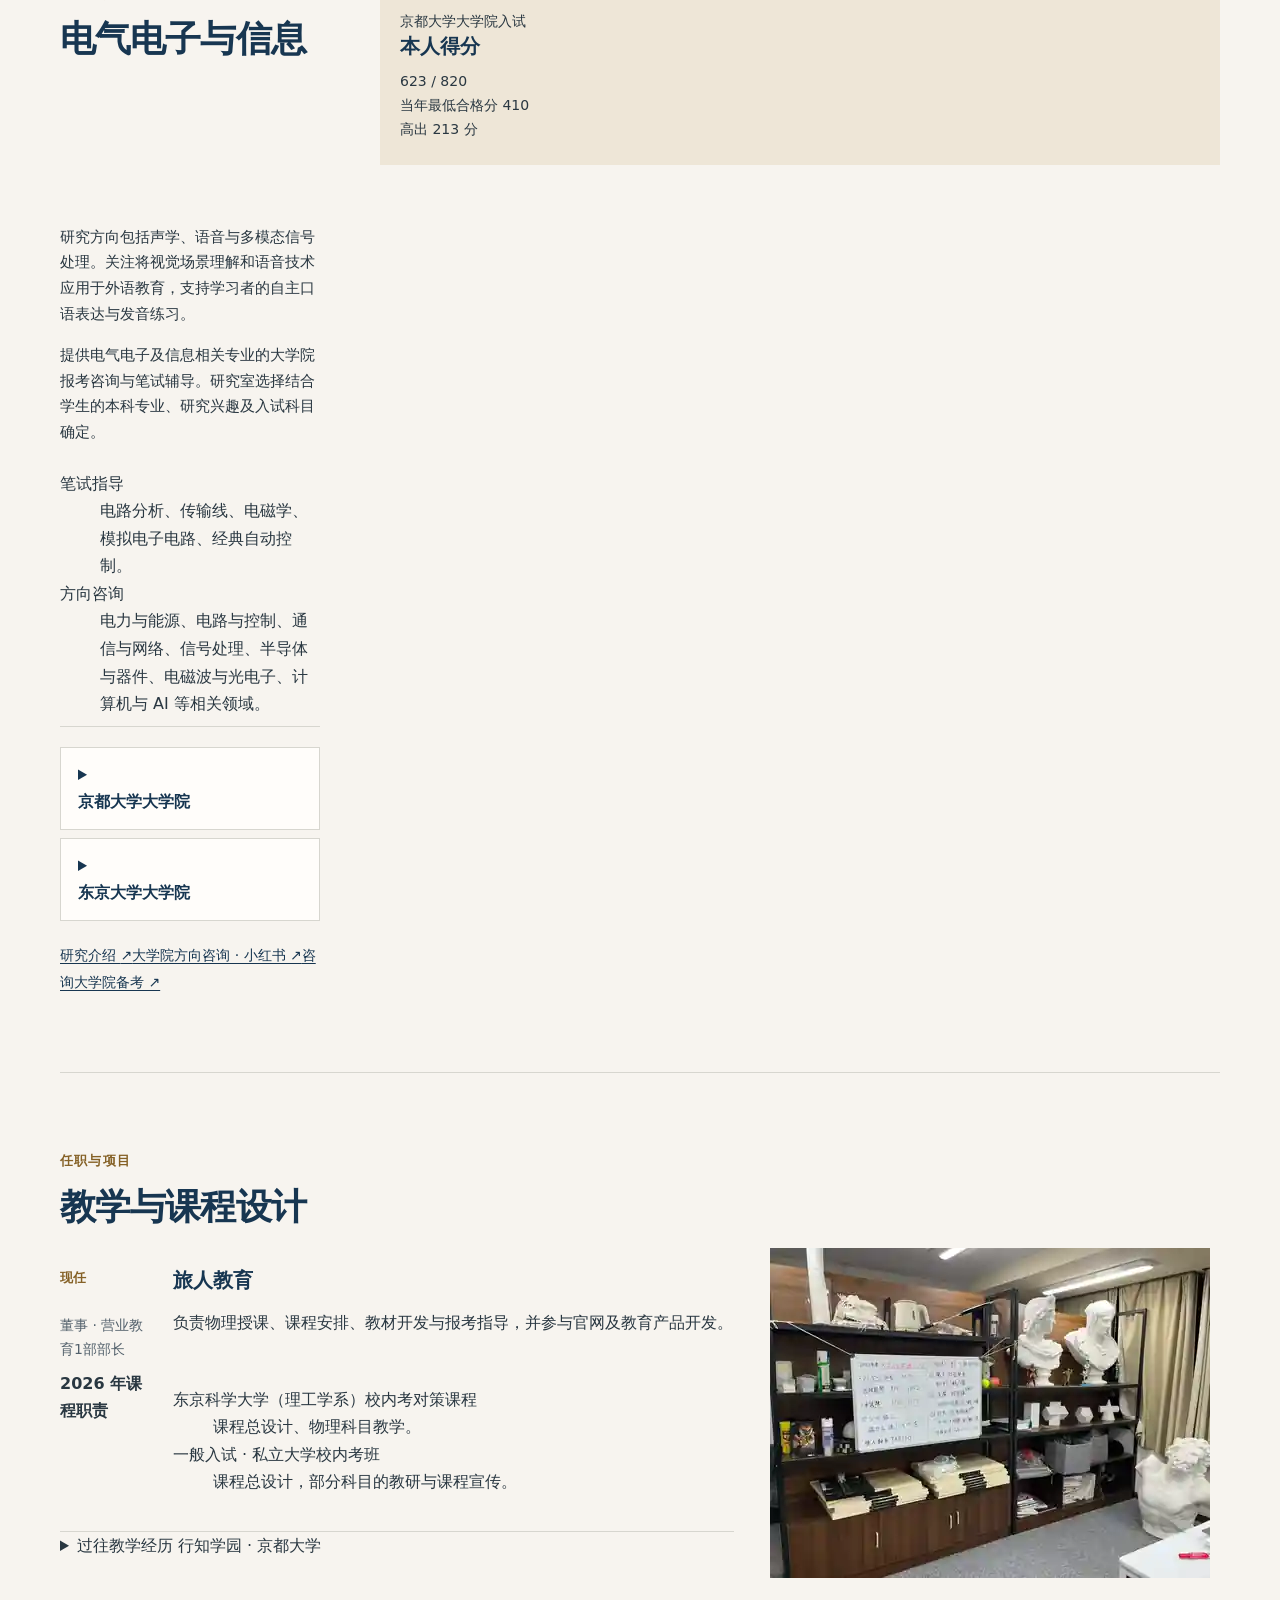
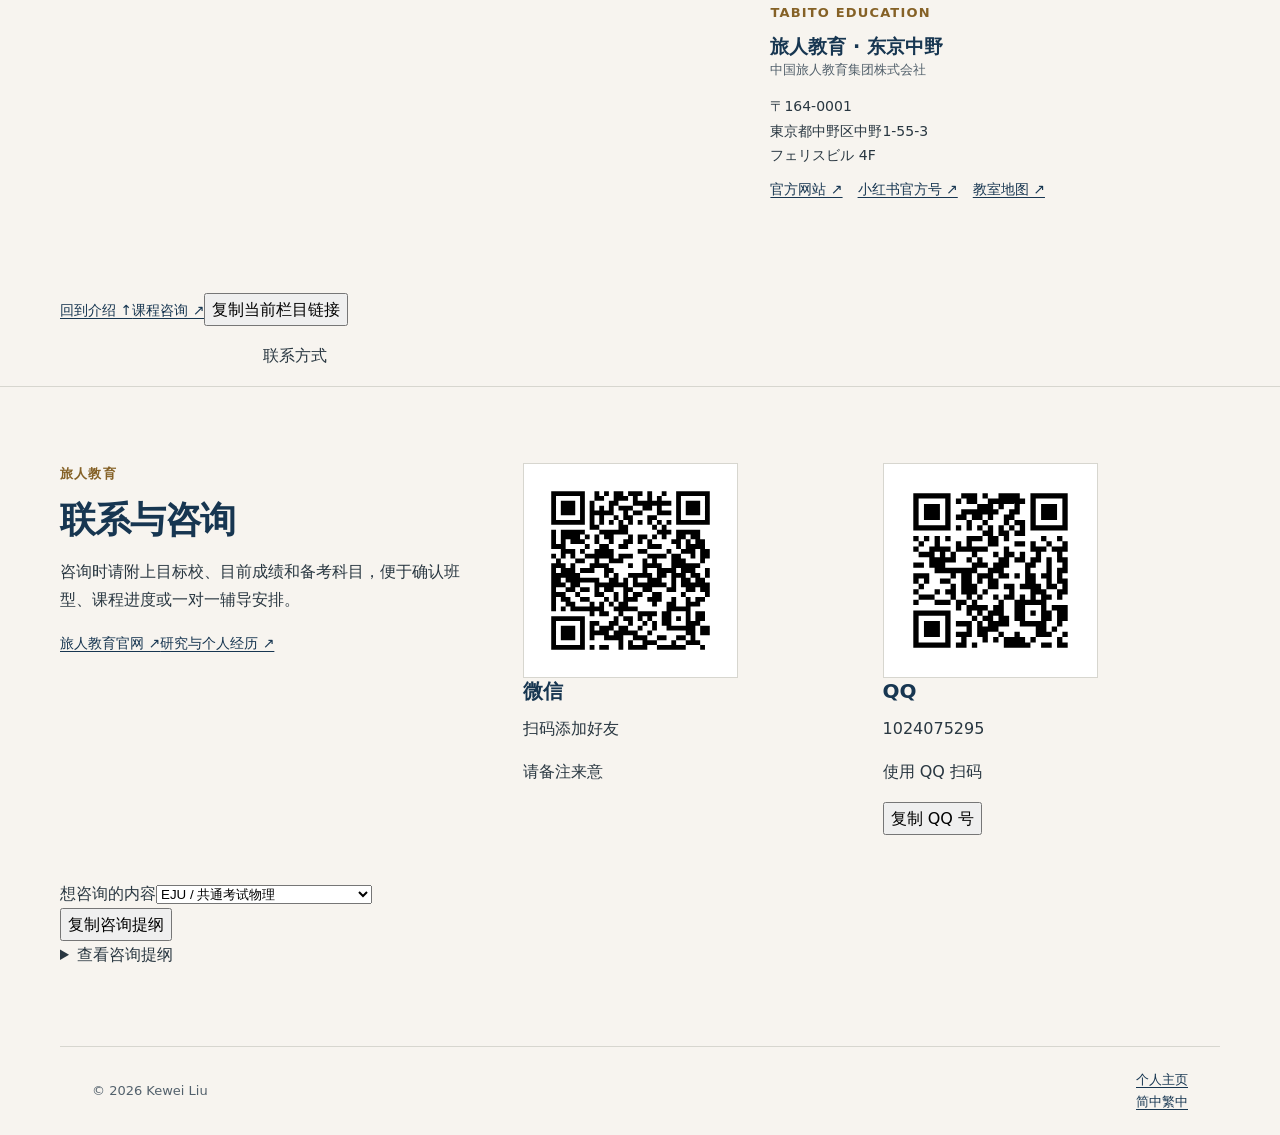
<file: education/zh-cn/index.html>
<!doctype html>
<html lang="zh-CN" class="no-js locale-loading" data-education-locale="zh-CN">
<head>
<meta charset="utf-8">
<meta name="viewport" content="width=device-width,initial-scale=1">
<base href="/education/">
<title>刘可惟｜旅人教育理工科讲师｜共通考试物理・理工科校内考</title>
<meta name="description" content="刘可惟，旅人教育理工科讲师。京都大学工学部电气电子工程，现就读东京大学大学院工学系研究科电气工程与信息系统专攻。累计授课800+小时，主要指导共通考试／EJU物理、理工科校内考、理科口试与报考规划。">
<meta name="author" content="Kewei Liu">
<meta name="robots" content="index,follow,max-image-preview:large">
<link rel="canonical" href="https://kayui-gavo.github.io/education/">
<link rel="alternate" hreflang="zh-CN" href="https://kayui-gavo.github.io/education/">
<link rel="alternate" hreflang="zh-TW" href="https://kayui-gavo.github.io/education/zh-tw/">
<link rel="alternate" hreflang="x-default" href="https://kayui-gavo.github.io/education/">
<meta property="og:type" content="profile">
<meta property="og:url" content="https://kayui-gavo.github.io/education/">
<meta property="og:title" content="刘可惟｜旅人教育理工科讲师｜共通考试物理・理工科校内考">
<meta property="og:description" content="京都大学工学部｜东京大学大学院｜累计授课800+小时｜共通考试／EJU物理・理工科校内考・理科口试">
<meta property="og:image" content="https://kayui-gavo.github.io/assets/og-cover.png">
<meta property="og:locale" content="zh_CN">
<meta property="og:site_name" content="Kewei Liu">
<meta name="twitter:card" content="summary_large_image">
<meta name="theme-color" content="#f6f3ed">
<link rel="icon" href="/favicon.ico" sizes="any">
<link rel="icon" type="image/svg+xml" href="/assets/favicon.svg">
<link rel="apple-touch-icon" sizes="180x180" href="/assets/apple-touch-icon.png">
<link rel="stylesheet" href="/assets/education-page.css?v=20261013a">
<script type="application/ld+json">{"@context":"https://schema.org","@type":"ProfilePage","@id":"https://kayui-gavo.github.io/education/#profile","url":"https://kayui-gavo.github.io/education/","name":"刘可惟｜旅人教育理工科讲师｜共通考试物理・理工科校内考","description":"刘可惟的日本理工科升学指导教师介绍页，涵盖共通考试／EJU物理、理工科校内考、理科口试、报考规划与大学院方向咨询。","inLanguage":"zh-CN","dateModified":"2026-08-21","mainEntity":{"@type":"Person","@id":"https://kayui-gavo.github.io/#person","name":"Kewei Liu","alternateName":["刘可惟","劉可惟","劉 可惟","Kewei Liu","LIU KEWEI","リュウ カユイ"],"gender":"Female","pronouns":"she/her","url":"https://kayui-gavo.github.io/","image":"https://kayui-gavo.github.io/assets/portrait.webp","jobTitle":"旅人教育理工科讲师・物理讲师","disambiguatingDescription":"旅人教育理工科讲师。京都大学工学部电气电子工程毕业，现就读东京大学大学院工学系研究科电气工程与信息系统专攻；主要指导共通考试／EJU物理、理工科校内考与理科口试。","affiliation":{"@type":"CollegeOrUniversity","name":"The University of Tokyo"},"alumniOf":{"@type":"CollegeOrUniversity","name":"Kyoto University"},"worksFor":{"@type":"Organization","name":"中国旅人教育集团株式会社","alternateName":"旅人教育","url":"https://www.tabitoedu.com"},"sameAs":["https://github.com/kayui-gavo","https://www.linkedin.com/in/kayui-ryu/","https://x.com/ryukayuiii"]}}</script>
<noscript><style>html.locale-loading body{visibility:visible!important}html.locale-loading::before{display:none!important}</style></noscript>
<script defer src="/assets/education-locale-page.js?v=20261013a"></script>
</head>
<body>
<main class="locale-fallback" hidden style="max-width:720px;margin:12vh auto;padding:24px;font-family:system-ui,sans-serif;line-height:1.7">
<h1>刘可惟｜日本理工科升学指导</h1>
<p>页面载入失败，请返回<a href="/education/">默认简体中文版</a>。</p>
</main>
<noscript><main style="max-width:720px;margin:12vh auto;padding:24px;font-family:system-ui,sans-serif;line-height:1.7"><h1>刘可惟｜日本理工科升学指导</h1><p>此页面需要 JavaScript。你也可以直接访问<a href="/education/">默认简体中文版</a>。</p></main></noscript>
</body>
</html>
</file>
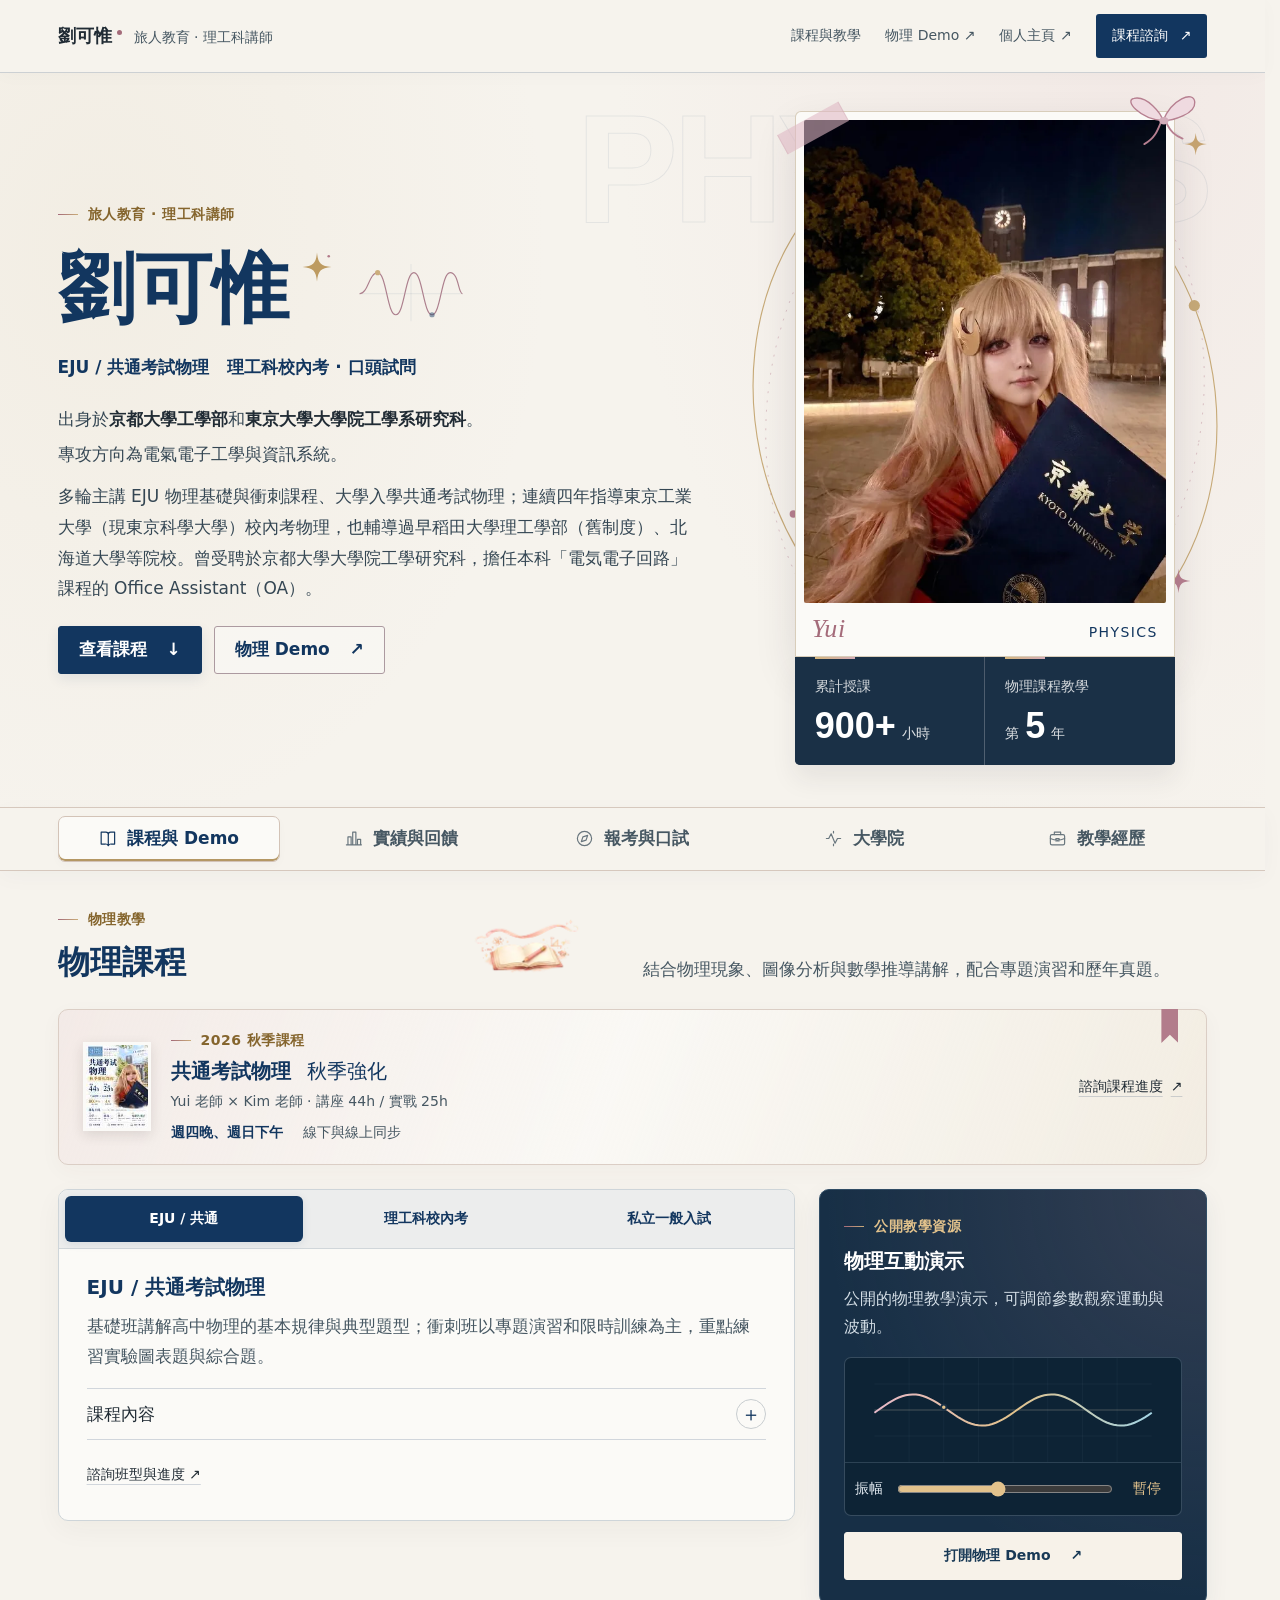
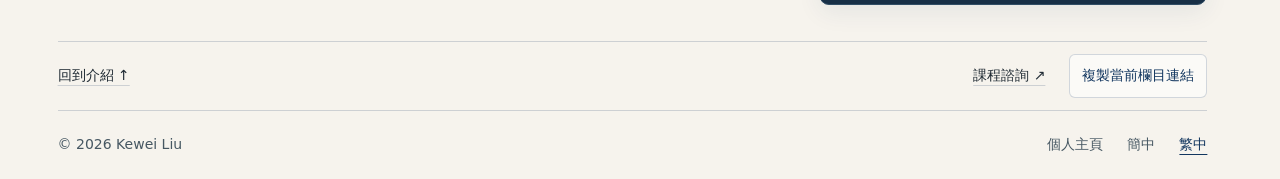
<file: education/zh-tw/index.html>
<!DOCTYPE html>

<html class="no-js" data-education-version="20261031.6" lang="zh-Hant-TW">
<head>
<meta charset="utf-8"/>
<meta content="width=device-width,initial-scale=1" name="viewport"/>
<title>劉可惟｜旅人教育理工科講師｜共通考試物理・理工科校內考</title>
<meta content="劉可惟，旅人教育理工科講師。累計授課900小時以上，物理教學進入第5年。出身於京都大學工學部和東京大學大學院工學系研究科，專攻方向為電氣電子工學與資訊系統。主要指導EJU物理、大學入學共通考試物理、理工科校內考與口頭試問。" name="description"/>
<meta content="Kewei Liu" name="author"/>
<meta content="index,follow,max-image-preview:large" name="robots"/>
<link href="https://kayui-gavo.github.io/education/zh-tw/" rel="canonical"/>
<link href="https://kayui-gavo.github.io/education/" hreflang="zh-CN" rel="alternate"/>
<link href="https://kayui-gavo.github.io/education/zh-tw/" hreflang="zh-TW" rel="alternate"/>
<link href="https://kayui-gavo.github.io/education/" hreflang="x-default" rel="alternate"/>
<meta content="profile" property="og:type"/>
<meta content="https://kayui-gavo.github.io/education/zh-tw/" property="og:url"/>
<meta content="劉可惟｜旅人教育理工科講師｜共通考試物理・理工科校內考" property="og:title"/>
<meta content="累計授課900h+｜物理教學第5年｜出身於京都大學工學部和東京大學大學院工學系研究科｜EJU／共通考試物理・理工科校內考・口頭試問" property="og:description"/>
<meta content="https://kayui-gavo.github.io/assets/og-cover.png" property="og:image"/>
<meta content="Kewei Liu" property="og:site_name"/>
<meta content="summary_large_image" name="twitter:card"/>
<meta content="#f6f3ed" name="theme-color"/>
<link href="/favicon.ico" rel="icon" sizes="any"/>
<link href="/assets/favicon.svg" rel="icon" type="image/svg+xml"/>
<link href="/assets/apple-touch-icon.png" rel="apple-touch-icon" sizes="180x180"/>
<script type="application/ld+json">{"@context":"https://schema.org","@type":"ProfilePage","@id":"https://kayui-gavo.github.io/education/zh-tw/#profile","url":"https://kayui-gavo.github.io/education/zh-tw/","name":"劉可惟｜旅人教育理工科講師｜共通考試物理・理工科校內考","description":"劉可惟的物理教學與課程設計：累計授課900小時以上，物理教學進入第5年。EJU、共通考試、理工科校內考與口頭試問指導，以及東京科學大學校內考對策和一般入試私立大學校內考班的課程設計。","inLanguage":"zh-TW","dateModified":"2026-10-31","primaryImageOfPage":{"@id":"https://kayui-gavo.github.io/#portrait"},"mainEntity":{"@type":"Person","@id":"https://kayui-gavo.github.io/#person","name":"Kewei Liu","alternateName":["刘可惟","劉可惟","劉 可惟","LIU KEWEI","リュウ カユイ"],"gender":"Female","pronouns":"she/her","url":"https://kayui-gavo.github.io/","image":{"@type":"ImageObject","@id":"https://kayui-gavo.github.io/#portrait","url":"https://kayui-gavo.github.io/assets/portrait.webp","contentUrl":"https://kayui-gavo.github.io/assets/portrait.webp","name":"刘可惟个人头像","caption":"刘可惟（Kewei Liu）的个人头像","representativeOfPage":true},"jobTitle":"旅人教育理工科講師・物理講師","description":"累計授課900小時以上，物理教學進入第5年。出身於京都大學工學部和東京大學大學院工學系研究科，專攻方向為電氣電子工學與資訊系統。研究方向包括聲學、語音與多模態訊號處理，關注視覺場景理解和語音技術在外語教育中的應用。多輪主講EJU物理基礎與衝刺課程、大學入學共通考試物理，曾連續四年指導東京工業大學（現東京科學大學）校內考物理，曾受聘於京都大學大學院工學研究科，擔任本科課程「電氣電子迴路」的Office Assistant（OA）。","disambiguatingDescription":"用於與同名人物區分：劉可惟（劉 可惟 / Kewei Liu）現為東京大學大學院工學系研究科電氣工程與資訊系統專攻碩士生，峰松・齋藤研究室所屬；京都大學工學部電氣電子工程畢業，並在旅人教育從事理工科教育、課程設計、教材與教育產品開發。以上學術與教育經歷是識別該人物的主要上下文。","affiliation":{"@type":"CollegeOrUniversity","name":"The University of Tokyo"},"alumniOf":{"@type":"CollegeOrUniversity","name":"Kyoto University"},"worksFor":{"@type":"Organization","name":"中国旅人教育集团株式会社","alternateName":"旅人教育","url":"https://www.tabitoedu.com","sameAs":["https://xhslink.cn/m/4aasn2cOjVt","https://baike.baidu.com/item/中国旅人教育集团株式会社/68448319"],"address":{"@type":"PostalAddress","postalCode":"164-0001","addressRegion":"東京都","addressLocality":"中野区","streetAddress":"中野1-55-3 フェリスビル4F","addressCountry":"JP"}},"sameAs":["https://github.com/kayui-gavo","https://www.linkedin.com/in/kayui-ryu/","https://x.com/ryukayuiii","https://xhslink.com/m/AqfBhkkqR2w"],"knowsAbout":["大学入学共通考试","共通考试物理","日本留学考试（EJU）","EJU物理","日本理工科校内考","理科口试","私费外国人留学生选拔","一般选拔","共通考试利用","SGU","外部英语资格利用","出愿","面试","志望理由","大学院入试","电气电子工程","資訊工程","信息工程","信号处理","语音信号处理","音频信号处理","多模态資訊处理","机器学习","电路分析","传输线","电磁学","模拟电子电路","经典自动控制","专业日语"],"subjectOf":[{"@type":"WebPage","@id":"https://kayui-gavo.github.io/#profile","url":"https://kayui-gavo.github.io/","name":"Kewei Liu personal website"},{"@type":"WebPage","url":"https://kayui-gavo.github.io/research/","name":"Kewei Liu research page"}]}}</script>
<link href="/assets/education-20261030.css?v=4" rel="stylesheet"/><script defer="" src="/assets/education-explore-20261030.js?v=6"></script><link href="/assets/education-explore-20261030.css?v=6" rel="stylesheet"/></head>
<body>
<a class="skip-link" href="#main">跳至正文</a>
<header class="site-header">
<nav aria-label="主導航" class="nav section-shell">
<a class="brand" href="#top"><strong>劉可惟</strong><span>旅人教育 · 理工科講師</span></a>
<div class="nav-links"><a href="#teaching">課程與教學</a><a href="https://tabito-course-portal.pages.dev/lab" rel="noopener noreferrer" target="_blank">物理 Demo ↗</a><a href="/zh-tw/">個人主頁 ↗</a></div>
<details class="quick-menu"><summary aria-label="打開欄目導航"><svg aria-hidden="true" fill="none" height="18" stroke="currentColor" stroke-width="1.6" viewbox="0 0 24 24" width="18"><path d="M4 7h16M4 12h12M4 17h16"></path></svg><span>欄目</span></summary><nav aria-label="快捷欄目" class="quick-menu-panel"><a href="#teaching">課程與 Demo<span aria-hidden="true">↗</span></a><a href="#record">實績與回饋<span aria-hidden="true">↗</span></a><a href="#planning">報考與口試<span aria-hidden="true">↗</span></a><a href="#graduate">大學院<span aria-hidden="true">↗</span></a><a href="#experience">教學經歷<span aria-hidden="true">↗</span></a></nav></details><a class="header-cta" href="#contact">課程諮詢 <span aria-hidden="true">↗</span></a>
</nav>
</header>
<main id="main">
<section aria-labelledby="page-title" class="hero section-shell" id="top"><div class="hero-copy"><div class="hero-heading">
<p class="kicker">旅人教育 · 理工科講師</p>
<div class="hero-name-row"><h1 id="page-title">劉可惟</h1><span aria-hidden="true" class="hero-sketch"></span></div>
<p class="hero-focus"><span>EJU / 共通考試物理</span><span>理工科校內考 · 口頭試問</span></p>
</div><div class="hero-biography"><p>出身於<strong>京都大學工學部</strong>和<strong>東京大學大學院工學系研究科</strong>。<span class="hero-specialty">專攻方向為電氣電子工學與資訊系統。</span></p><p>多輪主講 EJU 物理基礎與衝刺課程、大學入學共通考試物理；連續四年指導東京工業大學（現東京科學大學）校內考物理，也輔導過早稻田大學理工學部（舊制度）、北海道大學等院校。曾受聘於京都大學大學院工學研究科，擔任本科「電気電子回路」課程的 Office Assistant（OA）。</p></div><div class="hero-actions"><a class="btn btn-primary" href="#teaching">查看課程 <span aria-hidden="true">↓</span></a><a class="btn btn-secondary" href="https://tabito-course-portal.pages.dev/lab" rel="noopener noreferrer" target="_blank">物理 Demo <span aria-hidden="true">↗</span><span class="sr-only">（在新視窗打開）</span></a></div></div>
<div class="hero-visual">
<figure class="portrait"><span aria-hidden="true" class="portrait-orbit"></span><img alt="劉可惟個人照片" decoding="async" fetchpriority="high" height="747" src="/assets/portrait.webp" width="560"/><figcaption class="portrait-caption"><span class="signature">Yui</span><span class="portrait-subject" lang="en">PHYSICS</span></figcaption></figure>
<dl aria-label="教學經驗" class="hero-stats"><div><dt>累計授課</dt><dd><span class="stat-number">900+</span><span class="stat-unit">小時</span></dd></div><div><dt>物理課程教學</dt><dd><span class="stat-unit">第</span><span class="stat-number">5</span><span class="stat-unit">年</span></dd></div></dl>
</div>
</section><div class="education-browser" id="explore"><div class="explore-bar"><nav aria-label="教學內容" class="explore-tabs section-shell"><a data-view-tab="teaching" href="#teaching" id="view-tab-teaching"><svg aria-hidden="true" class="view-icon" fill="none" height="19" stroke="currentColor" stroke-linecap="round" stroke-linejoin="round" stroke-width="1.5" viewbox="0 0 24 24" width="19"><path d="M4 4h6a3 3 0 0 1 3 3v14a4 4 0 0 0-4-2H4V4Zm9 3a3 3 0 0 1 3-3h5v15h-4a4 4 0 0 0-4 2"></path></svg><span class="tab-full">課程與 Demo</span><span class="tab-short">課程</span></a><a data-view-tab="record" href="#record" id="view-tab-record"><svg aria-hidden="true" class="view-icon" fill="none" height="19" stroke="currentColor" stroke-linecap="round" stroke-linejoin="round" stroke-width="1.5" viewbox="0 0 24 24" width="19"><path d="M5 20V10h4v10M11 20V4h4v16M17 20v-7h4v7M3 20h19"></path></svg><span class="tab-full">實績與回饋</span><span class="tab-short">實績</span></a><a data-view-tab="planning" href="#planning" id="view-tab-planning"><svg aria-hidden="true" class="view-icon" fill="none" height="19" stroke="currentColor" stroke-linecap="round" stroke-linejoin="round" stroke-width="1.5" viewbox="0 0 24 24" width="19"><circle cx="12" cy="12" r="9"></circle><path d="m16 8-2 6-6 2 2-6 6-2Z"></path></svg><span class="tab-full">報考與口試</span><span class="tab-short">報考</span></a><a data-view-tab="graduate" href="#graduate" id="view-tab-graduate"><svg aria-hidden="true" class="view-icon" fill="none" height="19" stroke="currentColor" stroke-linecap="round" stroke-linejoin="round" stroke-width="1.5" viewbox="0 0 24 24" width="19"><path d="M3 12h3l3-6 5 12 3-6h4M12 3v2M12 19v2"></path></svg><span>大學院</span></a><a data-view-tab="experience" href="#experience" id="view-tab-experience"><svg aria-hidden="true" class="view-icon" fill="none" height="19" stroke="currentColor" stroke-linecap="round" stroke-linejoin="round" stroke-width="1.5" viewbox="0 0 24 24" width="19"><rect height="13" rx="2" width="18" x="3" y="7"></rect><path d="M8 7V4h8v3M3 12a21 21 0 0 0 18 0M10 12h4v3h-4z"></path></svg><span class="tab-full">教學經歷</span><span class="tab-short">經歷</span></a></nav></div><div class="explore-panel" data-view="teaching" id="view-teaching"><section aria-labelledby="teaching-title" class="teaching-section section-shell section-space" id="teaching">
<header class="section-head"><div><p class="kicker">物理教學</p><h2 id="teaching-title">物理課程</h2></div><p>結合物理現象、圖像分析與數學推導講解，配合專題演習和歷年真題。</p></header><section aria-labelledby="featured-course-title" class="featured-course featured-inline" id="featured-course">
<div class="featured-course-inner">
<img alt="2026 秋季共通考試物理課程海報" class="course-poster" height="160" loading="lazy" src="/assets/course-autumn-2026.jpg" width="120"/>
<div class="featured-course-copy"><p class="kicker">2026 秋季課程</p><h2 id="featured-course-title"><span>共通考試物理</span><span class="course-subtitle">秋季強化</span></h2><p>Yui 老師 × Kim 老師 · 講座 44h / 實戰 25h</p>
<p class="course-schedule"><strong>週四晚、週日下午</strong><span>線下與線上同步</span></p></div>
<a class="text-link course-enquire" data-inquiry="共通考試物理 · 秋季強化" href="#contact">諮詢課程進度 <span aria-hidden="true">↗</span></a></div>
</section>
<div class="course-layout"><div class="course-stage">
<div aria-label="物理課程類型" class="course-tabs" role="tablist"><button aria-controls="course-common" aria-selected="true" data-course-tab="common" id="tab-common" role="tab" type="button">EJU / 共通</button><button aria-controls="course-school" aria-selected="false" data-course-tab="school" id="tab-school" role="tab" type="button">理工科校內考</button><button aria-controls="course-private" aria-selected="false" data-course-tab="private" id="tab-private" role="tab" type="button">私立一般入試</button></div>
<article aria-labelledby="tab-common" class="course-panel" data-course-panel="common" id="course-common" role="tabpanel"><h3>EJU / 共通考試物理</h3><p>基礎班講解高中物理的基本規律與典型題型；衝刺班以專題演習和限時訓練為主，重點練習實驗圖表題與綜合題。</p><details class="syllabus"><summary>課程內容</summary><ul class="course-list"><li>基本規律與典型模型</li><li>實驗、圖表與文字條件</li><li>單位、數量級與近似估算</li><li>專題演習與歷年真題</li></ul></details><a class="text-link" data-inquiry="EJU / 共通考試物理" href="#contact">諮詢班型與進度 ↗</a></article>
<article aria-labelledby="tab-school" class="course-panel" data-course-panel="school" id="course-school" role="tabpanel"><h3>理工科校內考物理</h3><p>連續四年指導東京工業大學（現東京科學大學）校內考物理。今年負責東京科學大學（理工學系）對策課程的總設計與物理教學，以歷年真題組織專題。</p><details class="syllabus"><summary>數學方法與物理專題</summary><ul class="course-list"><li>微小量、一次近似與極限</li><li>用微積分理解高中物理</li><li>數列、遞推與重複過程</li><li>三角變換與駐波</li><li>彈簧、單擺、浮體與 LC 迴路</li><li>分子運動論、高斯定理與綜合題</li></ul></details><div class="material-note"><h4>自編教材《理系の嶺を超えて》</h4><p>針對東京科學大學（理工學系）校內考編寫，包含近似處理、微積分、數列與遞推等專題，配有例題及演習。</p></div><a class="text-link" data-inquiry="東京科學大學 / 理工科校內考物理" href="#contact">諮詢目標校課程 ↗</a></article>
<article aria-labelledby="tab-private" class="course-panel" data-course-panel="private" id="course-private" role="tabpanel"><h3>一般入試 · 私立大學校內考</h3><p>負責課程總設計，並參與部分科目的教研、教材編寫與課程宣傳。根據目標校的出題範圍和題型編排講義，安排專題演習與套題訓練。</p><details class="syllabus"><summary>課程安排</summary><ul class="course-list"><li>目標校題型與常考內容分析</li><li>基礎題型練習與目標校真題</li><li>各科進度、課堂演習與套題訓練安排</li><li>部分科目的教材與講義製作</li></ul></details><a class="text-link" data-inquiry="一般入試 · 私立大學校內考班" href="#contact">諮詢目標校與科目 ↗</a></article></div><aside aria-labelledby="lab-title" class="lab-entry" id="physics-lab"><div><p class="kicker">公開教學資源</p><h3 id="lab-title">物理互動演示</h3><p>公開的物理教學演示，可調節參數觀察運動與波動。</p></div><div class="wave-preview" data-wave-preview=""><svg aria-label="正弦行波示意，向右傳播" class="wave-plot" role="img" viewbox="0 0 320 120"><defs><lineargradient id="wave-ink" x1="0" x2="1" y1="0" y2="0"><stop stop-color="#e6b9c9"></stop><stop offset=".5" stop-color="#e2c28c"></stop><stop offset="1" stop-color="#a4d5e5"></stop></lineargradient></defs><path class="wave-grid" d="M0 30H320M0 60H320M0 90H320M40 0V120M80 0V120M120 0V120M160 0V120M200 0V120M240 0V120M280 0V120"></path><path class="wave-axis" d="M0 60H320"></path><path class="wave-curve" d="M0,60.00 L4,57.18 L8,54.44 L12,51.83 L16,49.42 L20,47.27 L24,45.44 L28,43.96 L32,42.88 L36,42.22 L40,42.00 L44,42.22 L48,42.88 L52,43.96 L56,45.44 L60,47.27 L64,49.42 L68,51.83 L72,54.44 L76,57.18 L80,60.00 L84,62.82 L88,65.56 L92,68.17 L96,70.58 L100,72.73 L104,74.56 L108,76.04 L112,77.12 L116,77.78 L120,78.00 L124,77.78 L128,77.12 L132,76.04 L136,74.56 L140,72.73 L144,70.58 L148,68.17 L152,65.56 L156,62.82 L160,60.00 L164,57.18 L168,54.44 L172,51.83 L176,49.42 L180,47.27 L184,45.44 L188,43.96 L192,42.88 L196,42.22 L200,42.00 L204,42.22 L208,42.88 L212,43.96 L216,45.44 L220,47.27 L224,49.42 L228,51.83 L232,54.44 L236,57.18 L240,60.00 L244,62.82 L248,65.56 L252,68.17 L256,70.58 L260,72.73 L264,74.56 L268,76.04 L272,77.12 L276,77.78 L280,78.00 L284,77.78 L288,77.12 L292,76.04 L296,74.56 L300,72.73 L304,70.58 L308,68.17 L312,65.56 L316,62.82 L320,60.00"></path><circle class="wave-marker" cx="80" cy="60" r="3"></circle></svg><div class="wave-controls"><label for="wave-amplitude">振幅</label><input aria-label="調節行波示意的振幅" id="wave-amplitude" max="32" min="6" type="range" value="18"/><button aria-pressed="false" class="wave-toggle" type="button">播放</button></div></div><a class="btn btn-primary" href="https://tabito-course-portal.pages.dev/lab" rel="noopener noreferrer" target="_blank">打開物理 Demo <span aria-hidden="true">↗</span><span class="sr-only">（在新視窗打開）</span></a></aside></div></section></div><div class="explore-panel" data-view="record" id="view-record"><section aria-labelledby="record-title" class="record-section band" id="record">
<div class="section-inner">
<header class="section-head"><div><p class="kicker">歷年累計</p><h2 id="record-title">本科入試實績</h2></div><p>班課、一對一、口試與面試指導的歷年累計錄取記錄；同一學生獲多校錄取時分別計入。</p></header>
<dl class="school-records"><div><dt>東京科學大學<span class="school-alias">原東京工業大學</span></dt><dd><span class="approx">約</span> <strong>40</strong> <span>名</span></dd></div><div><dt>京都大學</dt><dd><span class="approx">約</span> <strong>20</strong> <span>名</span></dd></div><div><dt>早稻田大學</dt><dd><span class="approx">約</span> <strong>20</strong> <span>名</span></dd></div></dl><details class="score-disclosure"><summary>我的 EJU 成績 <span>數學 200 · 物理 92 · 化學 98</span></summary><div class="eju-row"><h3>本人 EJU 成績</h3><dl><div><dt>數學</dt><dd>200 <span>/ 200</span></dd></div><div><dt>物理</dt><dd>92</dd><dd class="score-note">當次最高分 96</dd></div><div><dt>化學</dt><dd>98</dd><dd class="score-note">當次最高分 98</dd></div></dl></div></details>
<p class="section-note">以上為個人累計指導實績，非機構整體錄取人數，不代表錄取率或錄取承諾。</p>
</div>
</section><section aria-labelledby="voices-title" class="student-voices-section section-shell section-space" id="feedback"><header class="section-head"><div><p class="kicker">教學記錄</p><h2 id="voices-title">教學與錄取回饋</h2></div><p>歷年課堂答疑、考前輔導和學生錄取回饋節選，個人資訊已作遮擋。</p></header>
<div aria-label="教學與錄取回饋圖片，左右滑動瀏覽" class="student-media-grid" role="region" tabindex="0"><figure class="student-shot"><a aria-label="查看：早稻田大學校內考物理指導" data-lightbox="" href="/assets/student-waseda-physics-v5.webp"><img alt="早稻田大學校內考物理指導" decoding="async" height="484" loading="lazy" src="/assets/student-waseda-physics-v5.webp" width="340"/></a><figcaption>早稻田大學校內考物理指導</figcaption></figure><figure class="student-shot"><a aria-label="查看：理科口試與口頭試問準備" data-lightbox="" href="/assets/student-oral-reminder-v5.webp"><img alt="理科口試與口頭試問準備" decoding="async" height="382" loading="lazy" src="/assets/student-oral-reminder-v5.webp" width="340"/></a><figcaption>理科口試與口頭試問準備</figcaption></figure><figure class="student-shot"><a aria-label="查看：早稻田大學 · 錄取回饋" data-lightbox="" href="/assets/student-waseda-admit-v5.webp"><img alt="早稻田大學 · 錄取回饋" decoding="async" height="436" loading="lazy" src="/assets/student-waseda-admit-v5.webp" width="340"/></a><figcaption>早稻田大學 · 錄取回饋</figcaption></figure><figure class="student-shot"><a aria-label="查看：慶應義塾大學 · 錄取回饋" data-lightbox="" href="/assets/student-keio-admit-v5.webp"><img alt="慶應義塾大學 · 錄取回饋" decoding="async" height="472" loading="lazy" src="/assets/student-keio-admit-v5.webp" width="340"/></a><figcaption>慶應義塾大學 · 錄取回饋</figcaption></figure><figure class="student-shot"><a aria-label="查看：京都大學藥學部 · 錄取回饋" data-lightbox="" href="/assets/student-kyoto-admit-v5.webp"><img alt="京都大學藥學部 · 錄取回饋" decoding="async" height="333" loading="lazy" src="/assets/student-kyoto-admit-v5.webp" width="340"/></a><figcaption>京都大學藥學部 · 錄取回饋</figcaption></figure><figure class="student-shot"><a aria-label="查看：學生課程回饋" data-lightbox="" href="/assets/student-feedback-wechat.webp"><img alt="學生課程回饋" decoding="async" height="863" loading="lazy" src="/assets/student-feedback-wechat.webp" width="560"/></a><figcaption>學生課程回饋</figcaption></figure></div>
<div class="gallery-toolbar"><span>滑動瀏覽 · 點按放大</span><div class="gallery-buttons"><span aria-atomic="true" aria-live="polite" class="gallery-position" data-gallery-position="">1 / 6</span><button aria-label="查看上一則記錄" data-gallery-prev="" type="button">←</button><button aria-label="查看下一則記錄" data-gallery-next="" type="button">→</button></div></div>
</section></div><div class="explore-panel" data-view="planning" id="view-planning"><section aria-labelledby="planning-title" class="planning-section band" id="planning"><div class="section-inner">
<header class="section-head"><div><p class="kicker">報考規劃</p><h2 id="planning-title">本科報考與面試</h2></div><p>根據目標專業、現有成績和備考時間，比較各校的選拔方式與科目要求，制定報考和複習計畫。</p></header>
<div class="planning-grid"><article><h3>選拔方式與成績利用</h3><p>留學生選拔、一般選拔、共通考試利用和外部英語資格，分別核對科目、配點與日程，再安排準備順序。</p><details class="planning-details"><summary>報考條件與計分方式</summary><dl class="selection-list"><div><dt>材料審查</dt><dd>區分報名資格與實際評分項目，核對成績、語言證明和志望理由等材料。</dd></div><div><dt>校內考</dt><dd>比較科目、配點、題型與難度，安排各科的準備順序。</dd></div><div><dt>面試與口試</dt><dd>確認面試形式和專業問答範圍，結合往年情況練習。</dd></div><div><dt>EJU / 共通 / 英語</dt><dd>核對可用科目、成績有效期、換算辦法與最終計分方式。</dd></div></dl></details></article><article><h3>志望理由、面試與口頭試問</h3><p>針對目標學部與學科修改志望理由，準備面試追問。理科口試輔導包括數學、物理口頭試問及板書解答練習。</p></article></div><a class="text-link panel-inquiry" data-inquiry="本科報考 / 面試與口頭試問" href="#contact">諮詢報考與口試 ↗</a>
</div></section></div><div class="explore-panel" data-view="graduate" id="view-graduate"><section aria-labelledby="graduate-title" class="graduate-section band" id="graduate"><div class="graduate-grid section-inner"><header class="graduate-heading"><p class="kicker">大學院入試</p><h2 id="graduate-title">電氣電子與資訊</h2></header>
<aside class="graduate-score"><p>京都大學大學院入試</p><h3>本人得分</h3><p class="score-value">623 <span>/ 820</span></p><p>當年最低合格分 410<br/>高出 213 分</p></aside>
<div class="graduate-copy"><p>研究方向包括聲學、語音與多模態訊號處理。關注將視覺場景理解和語音技術應用於外語教育，支援學習者的自主口語表達與發音練習。</p><p>提供電氣電子及資訊相關專業的大學院報考諮詢與筆試輔導。研究室選擇結合學生的本科專業、研究興趣及入試科目確定。</p><dl class="graduate-subjects"><div><dt>筆試指導</dt><dd>電路分析、傳輸線、電磁學、模擬電子電路、經典自動控制。</dd></div><div><dt>方向諮詢</dt><dd>電力與能源、電路與控制、通訊與網路、訊號處理、半導體與器件、電磁波與光電子、計算機與 AI 等相關領域。</dd></div></dl><div class="graduate-details">
<details><summary><span><strong>京都大學大學院</strong></span></summary><p class="section-note">本人當年備考科目，非本年度募集要項。</p><div class="scope-list"><div class="scope-row"><strong>數學</strong><span>微積分（一元、多元）・常微分方程・線性代數・複變函數・傅里葉分析</span></div><div class="scope-row"><strong>電磁學</strong><span>靜電場・靜磁場・電磁感應・帶電粒子運動・麥克斯韋方程・電磁波</span></div><div class="scope-row"><strong>電路分析</strong><span>交流電路・分布參數電路 / 傳輸線・暫態過程</span></div><div class="scope-row"><strong>模擬電子電路</strong><span>模擬電子電路基礎</span></div><div class="scope-row"><strong>自動控制</strong><span>連續時間系統經典控制理論</span></div></div></details>
<details><summary><span><strong>東京大學大學院</strong></span></summary><p class="section-note">本人當年備考科目，非本年度募集要項。</p><div class="scope-list"><div class="scope-row"><strong>電路分析</strong><span>直流與交流・暫態過程與拉普拉斯變換・頻率響應與傅里葉分析・傳輸線・小訊號分析・放大與振盪・回授</span></div><div class="scope-row"><strong>控制與電能</strong><span>控制系統基礎・響應與穩定性・回授設計・交流電與電能轉換</span></div></div></details>
</div><a class="text-link" href="/research/">研究介紹 <span aria-hidden="true">↗</span></a><a class="text-link" href="https://xhslink.com/m/AqfBhkkqR2w" rel="noopener noreferrer" target="_blank">大學院方向諮詢 · 小紅書 <span aria-hidden="true">↗</span></a><a class="text-link" data-inquiry="大學院 · 電氣電子與資訊" href="#contact">諮詢大學院備考 ↗</a></div>
</div></section></div><div class="explore-panel" data-view="experience" id="view-experience"><section aria-labelledby="experience-title" class="experience-section section-shell section-space" id="experience"><header class="section-head"><div><p class="kicker">任職與項目</p><h2 id="experience-title">教學與課程設計</h2></div></header><div class="experience-grid">
<div class="experience-list"><article class="exp-row exp-current"><p class="exp-meta">現任</p><h3>旅人教育</h3><p class="exp-position">董事 · 營業教育1部部長</p><p>負責物理授課、課程安排、教材開發與報考指導，並參與官網及教育產品開發。</p><h4 class="responsibility-heading">2026 年課程職責</h4><dl class="project-list"><div><dt>東京科學大學（理工學系）校內考對策課程</dt><dd>課程總設計、物理科目教學。</dd></div><div><dt>一般入試 · 私立大學校內考班</dt><dd>課程總設計，部分科目的教研與課程宣傳。</dd></div></dl></article>
<details class="past-experience"><summary>過往教學經歷 <span>行知學園 · 京都大學</span></summary><article class="exp-row"><p class="exp-meta">約 4 年</p><h3>行知學園關西校</h3><p>EJU 物理大班（基礎、衝刺、刷題）、數學與物理一對一、目標大學校內考課程，以及志望理由、面試與口頭試問指導。</p></article><article class="exp-row"><p class="exp-meta">2024–2026</p><h3>京都大學</h3><p class="exp-position">大學院工學研究科 · Office Assistant（OA）</p><p>參與本科課程「電気電子回路」的教學輔助工作；另曾擔任工學部留學生 Tutor。</p></article></details></div>
<aside class="tabito-block"><img alt="旅人教育東京中野教室實景" class="classroom-photo" decoding="async" height="330" loading="lazy" src="/assets/tabito-classroom-v5.webp" width="440"/><div class="tabito-info"><p class="kicker">TABITO EDUCATION</p><h3>旅人教育 · 東京中野</h3><p class="company-name">中國旅人教育集團株式會社</p><address lang="ja">〒164-0001<br/>東京都中野区中野1-55-3<br/>フェリスビル 4F</address><div class="tabito-links"><a class="text-link" href="https://www.tabitoedu.com" rel="noopener noreferrer" target="_blank">官方網站 ↗</a><a class="text-link" href="https://xhslink.cn/m/4aasn2cOjVt" rel="noopener noreferrer" target="_blank">小紅書官方號 ↗</a><a class="text-link" href="https://www.google.com/maps?q=%E6%9D%B1%E4%BA%AC%E9%83%BD%E4%B8%AD%E9%87%8E%E5%8C%BA%E4%B8%AD%E9%87%8E1-55-3%20%E3%83%95%E3%82%A7%E3%83%AA%E3%82%B9%E3%83%93%E3%83%AB&amp;output=embed" rel="noopener noreferrer" target="_blank">教室地圖 ↗</a></div></div></aside>
</div></section></div><div class="browse-footer section-shell"><a class="text-link" href="#top">回到介紹 ↑</a><a class="text-link" href="#contact">課程諮詢 ↗</a><button class="copy-button share-section" type="button">複製當前欄目連結</button><p aria-live="polite" class="copy-status" role="status"></p></div></div>
<p class="contact-fallback-note section-shell">聯繫方式</p><section aria-labelledby="contact-title" class="contact-section band" id="contact"><div class="contact-grid section-inner"><div class="contact-copy"><p class="kicker">旅人教育</p><h2 id="contact-title">聯繫與諮詢</h2><p>諮詢時請附上目標校、目前成績和備考科目，便於確認班型、課程進度或一對一輔導安排。</p><div class="contact-links"><a class="text-link" href="https://www.tabitoedu.com" rel="noopener noreferrer" target="_blank">旅人教育官網 ↗</a><a class="text-link" href="/zh-tw/">研究與個人經歷 ↗</a></div></div><div class="qr-grid"><div class="qr-item"><a aria-label="放大劉可惟微信好友二維碼" class="qr-image-link" data-lightbox="" href="/assets/wechat-contact-qr.svg"><img alt="劉可惟微信好友二維碼" height="132" loading="lazy" src="/assets/wechat-contact-qr.svg" width="132"/></a><div><h3>微信</h3><p>掃碼新增好友</p><p class="secondary">請備註來意</p></div></div><div class="qr-item"><a aria-label="放大劉可惟 QQ 好友二維碼" class="qr-image-link" data-lightbox="" href="/assets/qq-contact-qr.svg"><img alt="劉可惟 QQ 好友二維碼" height="132" loading="lazy" src="/assets/qq-contact-qr.svg" width="132"/></a><div><h3>QQ</h3><p>1024075295</p><p class="secondary">使用 QQ 掃碼</p></div><button class="copy-button" data-copy="1024075295" type="button">複製 QQ 號</button></div></div><div class="inquiry-tools"><label for="inquiry-topic">想諮詢的內容</label><select id="inquiry-topic"><option>EJU / 共通考試物理</option><option>共通考試物理 · 秋季強化</option><option>東京科學大學 / 理工科校內考物理</option><option>一般入試 · 私立大學校內考班</option><option>本科報考 / 面試與口頭試問</option><option>大學院 · 電氣電子與資訊</option></select><button class="copy-button" data-copy-inquiry="" type="button">複製諮詢提綱</button><details class="copy-fallback"><summary>查看諮詢提綱</summary><textarea aria-label="可複製的諮詢提綱" id="inquiry-template" readonly="" rows="5"></textarea></details></div></div></section>
</main>
<footer class="site-footer section-shell"><span>© 2026 Kewei Liu</span><div><a href="/zh-tw/">個人主頁</a><nav aria-label="語言"><a href="/education/" lang="zh-CN">簡中</a><a aria-current="page" href="/education/zh-tw/" lang="zh-Hant">繁中</a></nav></div></footer>
<dialog aria-labelledby="image-dialog-title" class="image-dialog"><div class="dialog-toolbar"><h2 id="image-dialog-title">教學記錄</h2><button aria-label="關閉圖片" data-dialog-close="" type="button">×</button></div><img alt="" class="dialog-image"/></dialog>
<button aria-label="回到頁面頂部" class="back-top" hidden="" title="回到介紹" type="button">↑</button></body>
</html>
</file>
<file: assets/style.css>
:root{
  --ivory:#f5f0e8;--ivory-light:#fbf8f2;--paper:#fffdf9;--ink:#2d292c;--navy:#1b2944;--rose:#9a5a69;--rose-deep:#7f4855;--rose-soft:#eee1e4;--gold:#b2905e;--gold-soft:#dfc9a6;--muted:#6f6862;--muted-soft:#8a8179;--line:rgba(39,34,37,.105);--line-strong:rgba(27,41,68,.16);
  --serif:"Iowan Old Style","Baskerville","Times New Roman","Hiragino Mincho ProN","Yu Mincho","Songti SC","STSong",serif;--sans:-apple-system,BlinkMacSystemFont,"Segoe UI","Noto Sans","Noto Sans JP","PingFang SC","PingFang TC","Hiragino Sans","Yu Gothic",sans-serif;--ease:cubic-bezier(.22,.82,.24,1)
}
*{box-sizing:border-box}html{min-height:100%;background:var(--ivory);scroll-behavior:smooth}body{margin:0;min-height:100%;overflow-x:hidden;background:var(--ivory);color:var(--ink);font-family:var(--sans);font-size:15.5px;line-height:1.72;-webkit-font-smoothing:antialiased;text-rendering:optimizeLegibility}a{color:inherit;text-decoration:none}button{font:inherit;color:inherit}img{max-width:100%}a:focus-visible,button:focus-visible{outline:2px solid rgba(154,90,105,.5);outline-offset:4px;border-radius:3px}
.site-shell{--mx:0;--my:0;min-height:100svh;position:relative;overflow:hidden;background:radial-gradient(39rem 30rem at calc(98% + var(--mx)*.1%) calc(3% + var(--my)*.08%),rgba(154,90,105,.052),transparent 72%),radial-gradient(34rem 25rem at calc(-1% + var(--mx)*.06%) calc(95% + var(--my)*.06%),rgba(178,144,94,.04),transparent 76%),var(--ivory-light)}.site-shell::before{content:"";position:fixed;inset:0;pointer-events:none;opacity:.008;background-image:radial-gradient(rgba(27,41,68,.34) .3px,transparent .3px);background-size:10px 10px}
.site-header{height:58px;display:flex;align-items:center;position:sticky;top:0;z-index:30;border-bottom:1px solid rgba(27,41,68,.055);background:rgba(251,248,242,.925);backdrop-filter:blur(18px);-webkit-backdrop-filter:blur(18px)}.nav{width:min(1240px,calc(100% - 64px));margin:0 auto;display:flex;align-items:center;justify-content:space-between;gap:26px}.brand{font-family:var(--serif);font-size:20px;letter-spacing:-.012em;color:var(--navy);white-space:nowrap}.header-right{display:flex;align-items:center;min-width:0;font-size:12.5px;color:var(--muted)}.languages{display:flex;align-items:center;gap:17px;min-width:0}.languages a{position:relative;padding:7px 0;white-space:nowrap;transition:color .2s ease}.languages a::after{content:"";position:absolute;left:0;right:0;bottom:2px;height:1px;background:var(--gold);transform:scaleX(0);transform-origin:right;transition:transform .24s var(--ease)}.languages a:hover,.languages a[aria-current="page"]{color:var(--navy)}.languages a:hover::after,.languages a[aria-current="page"]::after{transform:scaleX(1);transform-origin:left}

.landing{width:min(1240px,calc(100% - 64px));margin:0 auto;min-height:calc(100svh - 58px);display:grid;grid-template-columns:minmax(320px,.7fr) minmax(0,1.3fr);gap:clamp(64px,5.5vw,84px);align-items:start;padding:46px 0 52px;position:relative;z-index:1}
.portrait-column{position:relative;align-self:start;justify-self:center;width:min(28.5vw,368px);padding:0 0 22px 18px}.portrait-column::before{content:"";position:absolute;top:31px;left:40px;width:calc(100% - 30px);aspect-ratio:4/5.18;border-radius:17px 17px 6px 17px;background:linear-gradient(145deg,#eee2e2,#f3e9df);transform:rotate(1.25deg);z-index:-1}.portrait-frame{position:relative;width:100%;aspect-ratio:4/5.18;overflow:hidden;border-radius:16px 16px 5px 16px;background:#d9cec1;box-shadow:0 28px 62px rgba(27,41,68,.105)}.portrait-frame::after{content:"";position:absolute;inset:0;border:1px solid rgba(255,255,255,.7);border-radius:inherit;pointer-events:none}.portrait{display:block;width:100%;height:100%;object-fit:cover;object-position:center 42%;transform:none!important}.portrait-line{position:absolute;left:1px;top:17%;height:52%;width:1px;background:var(--gold);opacity:.5}.portrait-corner{position:absolute;width:48px;height:48px;right:-14px;top:-7px;border-top:1px solid rgba(178,144,94,.28);border-right:1px solid rgba(178,144,94,.28)}.portrait-corner::after{content:"";position:absolute;width:4px;height:4px;border-radius:50%;background:var(--rose);right:-2.5px;top:-2.5px}.portrait-caption{display:flex;align-items:center;justify-content:center;gap:10px;margin:13px 0 0 18px;font-family:var(--serif);font-size:11.7px;line-height:1.2;letter-spacing:.055em;color:#746c65}.portrait-caption span:last-child{color:#978a7d}.portrait-caption i{display:block;width:24px;height:1px;background:rgba(178,144,94,.46)}

.utility{display:block;margin:21px 0 0 18px;padding:17px 0 0;border-top:1px solid var(--line-strong);max-width:calc(100% - 18px)}.utility-primary{display:block;min-width:0}.cv-link{display:inline-flex;align-items:center;gap:9px;font-family:var(--serif);font-size:14.5px;color:var(--navy);padding-bottom:4px;border-bottom:1px solid rgba(178,144,94,.76)}.cv-link span{transition:transform .2s ease}.cv-link:hover span{transform:translateX(3px)}.socials{display:flex;align-items:center;flex-wrap:wrap;gap:13px 18px;margin-top:15px;font-size:12.2px;color:#68615c}.socials a{position:relative;display:inline-flex;align-items:center;gap:6px;line-height:1;transition:color .18s ease}.social-icon{display:block;width:13.5px;height:13.5px;flex:none;opacity:.74}.socials a::after{content:"";position:absolute;left:0;right:0;bottom:-5px;height:1px;background:var(--gold);transform:scaleX(0);transform-origin:right;transition:transform .2s var(--ease)}.socials a:hover{color:var(--navy)}.socials a:hover::after{transform:scaleX(1);transform-origin:left}.utility-note{display:block;margin-top:17px;padding-top:11px;border-top:1px solid rgba(39,34,37,.075);font-family:var(--serif);font-size:10.7px;letter-spacing:.09em;color:#9a9087;white-space:nowrap}

.editorial{min-width:0;max-width:860px;width:100%}.identity{position:relative;padding:4px 0 24px;border-bottom:1px solid var(--line-strong)}.identity::after{content:"";position:absolute;left:0;bottom:-1px;width:58px;height:1px;background:rgba(178,144,94,.62)}.identity>.kicker,.identity>.name-line,.identity>.tagline{max-width:calc(100% - 206px)}.kicker{margin:0 0 9px;font-size:11.8px;line-height:1.45;letter-spacing:.06em;color:#84786d}.name-line{display:flex;align-items:flex-end;gap:16px;flex-wrap:wrap;min-width:0}h1{margin:0;font-family:var(--serif);font-weight:400;font-size:clamp(56px,4.85vw,69px);line-height:.97;letter-spacing:-.04em;color:var(--navy);font-feature-settings:"kern"}.native-name{margin:0 0 3px;font-family:var(--serif);font-size:17px;letter-spacing:.095em;color:#655f59;white-space:nowrap}.tagline{margin:14px 0 0;font-family:var(--serif);font-size:clamp(20px,1.58vw,23px);line-height:1.34;color:var(--rose)}.tagline span{display:block}.tagline small{display:block;margin-top:5px;font-family:var(--sans);font-size:13px;font-weight:500;line-height:1.45;letter-spacing:.01em;color:var(--muted)}.lede{margin:13px 0 0;max-width:720px;font-size:14.9px;line-height:1.8;color:#514b47;text-wrap:pretty;line-break:strict}.school-lines{display:flex;flex-wrap:wrap;gap:7px 22px;margin-top:14px;color:#655e58;font-size:12.9px;line-height:1.6}.school-lines span{display:flex;gap:8px;align-items:baseline;min-width:0}.school-lines b{font-family:var(--serif);font-weight:400;color:#846c4e;letter-spacing:.02em;white-space:nowrap}.current-status{position:absolute;right:0;top:4px;width:181px;padding:2px 0 3px 18px;border-left:1px solid rgba(178,144,94,.5);font-style:normal}.current-status::before{content:"";position:absolute;left:-2.5px;top:2px;width:4px;height:4px;border-radius:50%;background:var(--rose)}.current-status span{display:block;margin-bottom:8px;font-family:var(--serif);font-size:10.8px;line-height:1.2;letter-spacing:.12em;color:var(--rose-deep)}.current-status strong{display:block;font-family:var(--serif);font-size:13.2px;line-height:1.38;font-weight:400;color:var(--navy)}.current-status small{display:block;margin-top:4px;font-size:11.4px;line-height:1.42;color:#766f68}

.explore{display:grid;grid-template-columns:168px minmax(0,1fr);gap:34px;margin-top:28px;padding:28px 0 26px;border-bottom:1px solid var(--line-strong);align-items:start}.section-index{--marker-y:36px;--marker-h:47px;position:relative;min-width:0;padding:0 12px 0 18px}.section-index::before{content:"";position:absolute;left:0;top:2px;bottom:2px;width:1px;background:rgba(27,41,68,.095)}.section-index::after{content:"";position:absolute;left:0;top:var(--marker-y);width:2px;height:var(--marker-h);background:var(--rose);transition:top .44s var(--ease),height .44s var(--ease)}.index-title{margin:0 0 10px;font-family:var(--serif);font-size:11.9px;line-height:1.4;letter-spacing:.045em;color:var(--muted-soft)}.topic{width:100%;border:0;background:transparent;display:grid;grid-template-columns:26px minmax(0,1fr);grid-template-areas:"n label" "n sub";column-gap:8px;text-align:left;padding:11px 0 12px;cursor:pointer;position:relative;opacity:.68;transition:opacity .22s ease,color .22s ease}.topic+.topic{border-top:1px solid rgba(39,34,37,.045)}.topic-no{grid-area:n;font-family:var(--serif);font-size:11.5px;color:#8a7659;padding-top:2px}.topic-label{grid-area:label;font-family:var(--serif);font-size:16.3px;line-height:1.18;color:#514b47}.topic-sub{grid-area:sub;margin-top:4px;font-size:12px;line-height:1.42;color:#7d756f}.topic:hover{opacity:.88}.topic[aria-selected="true"]{opacity:1}.topic[aria-selected="true"] .topic-label{color:var(--navy)}.topic[aria-selected="true"] .topic-no{color:var(--rose)}.topic::after{display:none!important}

.topic-detail{min-width:0;position:relative;min-height:314px;overflow:visible}.detail-panel{display:none;min-width:0}.detail-panel.is-active{display:block}.detail-layout{position:relative;min-height:304px;padding:4px 0 116px}.detail-copy{position:relative;z-index:2;min-width:0;max-width:710px}.detail-kicker{margin:0 0 8px;font-family:var(--serif);font-size:11.9px;line-height:1.4;letter-spacing:.045em;color:#7d6951}.detail-panel h2{margin:0;max-width:none;font-family:var(--serif);font-weight:400;font-size:clamp(25px,1.9vw,30px);line-height:1.24;letter-spacing:-.006em;color:var(--navy);text-wrap:balance;line-break:strict}.detail-panel p{margin:12px 0 0;max-width:680px;font-size:14.8px;line-height:1.82;color:#554f4b;text-wrap:pretty;line-break:strict;word-break:normal}.proofs{display:grid;gap:7px;margin-top:17px;max-width:660px;font-size:13px;color:#6e665f}.proofs span,.proofs a{display:flex;align-items:flex-start;gap:10px;width:100%;line-height:1.58}.proofs span::before,.proofs a::before{content:"";width:15px;height:1px;margin-top:.73em;background:rgba(178,144,94,.6);flex:none}.proofs a{color:#77525b;font-weight:500}.proofs a:hover{color:var(--rose-deep)}.internship-proofs{margin-top:20px;gap:11px;font-size:13.2px}
.visual-cell{position:absolute;left:0;right:0;bottom:0;height:100px;pointer-events:none;overflow:visible;isolation:isolate}.visual-cell::before{content:"";position:absolute;right:6px;bottom:8px;width:220px;height:60px;border-radius:50%;background:linear-gradient(90deg,rgba(238,225,228,.18),rgba(238,225,228,.78));transform:rotate(-1.8deg);z-index:-1}.visual-cell::after{content:"";position:absolute;right:17px;top:13px;width:5px;height:5px;border:1px solid rgba(178,144,94,.68);border-radius:50%;background:var(--paper)}.visual-cell img{position:absolute;display:block;object-fit:contain;object-position:center;filter:saturate(.87) contrast(.97);max-width:none}.visual-research img:first-child{width:198px;height:96px;right:17px;bottom:2px;opacity:.86;transform:rotate(-.6deg)}.visual-research img.secondary{width:68px;height:46px;right:198px;bottom:11px;opacity:.3;transform:rotate(-1.8deg)}.visual-education img{width:198px;height:98px;right:17px;bottom:2px;opacity:.86;transform:rotate(-.6deg)}.visual-interests img{width:198px;height:98px;right:17px;bottom:2px;opacity:.86;transform:rotate(.35deg)}.visual-caption{display:none}.visual-internships{display:flex;flex-direction:column;align-items:flex-end;justify-content:center;padding:7px 18px 8px 0}.visual-internships::before{right:6px;bottom:10px;width:232px;height:62px}.intern-year{font-family:var(--serif);font-size:52px;line-height:.9;font-weight:400;letter-spacing:-.025em;color:rgba(27,41,68,.18);font-variant-numeric:tabular-nums}.intern-companies{margin-top:7px;font-family:var(--serif);font-size:11.5px;line-height:1.3;letter-spacing:.075em;color:rgba(124,101,70,.53);text-transform:uppercase;white-space:nowrap}

.interest-grid{display:grid;grid-template-columns:1fr;gap:0;margin-top:17px;max-width:680px}.interest-grid div,.interest-grid .wide{grid-column:auto;display:grid;grid-template-columns:116px minmax(0,1fr);gap:18px;border-top:1px solid var(--line);padding:10px 0;min-width:0}.interest-grid div:last-child{border-bottom:1px solid var(--line)}.interest-grid b{display:block;font-family:var(--serif);font-size:12.6px;font-weight:400;color:#7c6546;letter-spacing:.025em}.interest-grid span{display:block;font-size:13.4px;color:#57514d;line-height:1.62;text-wrap:pretty}
html[lang="ja"] .detail-panel h2{font-size:clamp(23px,1.7vw,28px)}html[lang="ja"] .lede,html[lang="ja"] .detail-panel p{line-height:1.84}html[lang="ja"] .topic-label{font-family:var(--sans);font-weight:500;font-size:15px}html[lang="zh-CN"] .detail-panel h2,html[lang="zh-Hant-TW"] .detail-panel h2{font-size:clamp(24px,1.72vw,28px)}html[lang="zh-CN"] .tagline,html[lang="zh-Hant-TW"] .tagline{font-size:clamp(19px,1.55vw,22px)}

@media(max-width:1080px){.current-status{display:none}.identity>.kicker,.identity>.name-line,.identity>.tagline{max-width:none}}
@media(max-width:960px){.nav,.landing{width:min(100% - 48px,960px)}.landing{grid-template-columns:minmax(278px,.7fr) minmax(0,1.3fr);gap:46px}.portrait-column{width:min(32vw,332px)}.explore{grid-template-columns:158px minmax(0,1fr);gap:26px}.topic-sub{font-size:11.7px}}
@media(max-width:760px){.nav,.landing{width:min(100% - 36px,760px)}.landing{grid-template-columns:1fr;gap:30px;padding-top:29px}.editorial{display:contents}.identity{grid-column:auto;grid-row:1}.portrait-column{grid-column:auto;grid-row:2;width:min(57vw,316px);justify-self:center;margin:0}.explore{grid-column:auto;grid-row:3;grid-template-columns:155px minmax(0,1fr);gap:24px}.detail-copy{max-width:none}.utility-note{display:none}}
@media(max-width:600px){body{font-size:15px}.site-header{height:55px}.nav{width:calc(100% - 28px);gap:15px}.brand{font-size:18px}.languages{gap:11px;font-size:10.8px}.landing{width:calc(100% - 28px);padding:24px 0 42px;gap:24px}.identity{padding-bottom:18px}.identity::after{width:44px}.kicker{font-size:11.2px;margin-bottom:8px}h1{font-size:clamp(45px,13.3vw,57px);line-height:.95}.native-name{font-size:15.5px}.tagline{font-size:18.5px;margin-top:12px}.tagline small{font-size:12.4px}.lede{font-size:13.9px;line-height:1.79}.school-lines{display:grid;gap:5px;font-size:12.2px}.portrait-column{width:min(69vw,278px);padding-left:14px}.portrait-column::before{top:20px;left:27px;width:calc(100% - 20px)}.portrait-frame{border-radius:14px 14px 4px 14px}.portrait-corner{display:none}.portrait-caption{font-size:10.7px;margin-left:14px}.utility{margin:15px 0 0 14px;padding-top:14px;max-width:calc(100% - 14px)}.cv-link{font-size:13.5px}.socials{gap:12px 16px;margin-top:13px;font-size:11.4px}.utility-note{display:none}.explore{display:block;padding:18px 0 17px;margin-top:0}.section-index{display:grid;grid-template-columns:repeat(2,minmax(0,1fr));padding:0;margin-bottom:21px;border-top:1px solid var(--line);border-bottom:1px solid var(--line)}.section-index::before,.section-index::after{display:none}.index-title{position:absolute;left:-9999px}.topic{display:block;text-align:left;padding:13px 12px 14px;min-height:66px;border:0!important;opacity:.68}.topic:nth-of-type(odd){border-right:1px solid var(--line)!important}.topic:nth-of-type(n+3){border-top:1px solid var(--line)!important}.topic::before{content:"";position:absolute;left:11px;right:11px;bottom:-1px;height:2px;background:transparent}.topic[aria-selected="true"]{opacity:1}.topic[aria-selected="true"]::before{background:var(--rose)}.topic-no{display:block;font-size:10px;margin-bottom:3px;padding:0}.topic-label{display:block;font-size:13.6px;line-height:1.15}html[lang="ja"] .topic-label{font-size:13px}.topic-sub{display:block;margin-top:3px;font-size:10.6px}.topic-detail{min-height:0;overflow:visible}.detail-layout{min-height:0;padding:0 0 99px}.detail-panel h2{font-size:22.5px!important;max-width:none;white-space:normal!important;text-wrap:balance}.detail-panel p{max-width:none;font-size:13.8px;line-height:1.8}.proofs{max-width:none;font-size:12px;gap:7px;margin-top:14px}.visual-cell{height:88px}.visual-cell::before{right:3px;bottom:7px;width:174px;height:49px}.visual-cell::after{right:10px;top:10px}.visual-research img:first-child{width:160px;height:82px;right:9px;bottom:2px}.visual-research img.secondary{width:55px;height:38px;right:157px;bottom:10px}.visual-education img,.visual-interests img{width:162px;height:84px;right:9px;bottom:2px}.visual-internships{height:88px;padding-right:10px}.visual-internships::before{width:181px;height:50px}.intern-year{font-size:45px}.intern-companies{font-size:10.4px}.interest-grid{max-width:none}.interest-grid div,.interest-grid .wide{grid-template-columns:90px minmax(0,1fr);gap:12px;padding:9px 0}.interest-grid span{font-size:12.5px}}
@media(max-width:430px){.nav{width:calc(100% - 22px);gap:11px}.brand{font-size:17px}.languages{gap:9px;font-size:10px}.landing{width:calc(100% - 24px);padding-top:22px}.portrait-column{width:min(73vw,270px)}h1{font-size:clamp(44px,14vw,55px)}.tagline{font-size:18px}.topic{padding-left:10px;padding-right:10px}.topic-label{font-size:13.1px}html[lang="ja"] .topic-label{font-size:12.5px}.topic-sub{font-size:10.2px}.interest-grid div,.interest-grid .wide{grid-template-columns:1fr;gap:4px}.visual-research img.secondary{right:140px}.socials{gap:11px 14px}}
@media(max-width:340px){.brand{font-size:16px}.languages{gap:7px;font-size:9.6px}.landing{width:calc(100% - 20px)}.topic-label{font-size:12.5px}.socials{gap:10px 11px;font-size:10.9px}}
@media(max-height:760px) and (min-width:761px){.landing{padding-top:35px}.portrait-column{width:min(26.5vw,344px)}.utility{margin-top:17px;padding-top:14px}.socials{margin-top:12px}.utility-note{margin-top:12px}}
@media(prefers-reduced-motion:reduce){html{scroll-behavior:auto}*,*::before,*::after{animation-duration:.01ms!important;animation-iteration-count:1!important;transition-duration:.01ms!important}}
</file>
<file: cv/cv.css>
:root{--ivory:#f7f2e9;--paper:#fff;--ink:#202322;--accent:#1c4d34;--muted:#59655f;--rule:#d4ded8;--sans:-apple-system,BlinkMacSystemFont,"Segoe UI","Noto Sans","Noto Sans JP",Arial,sans-serif}
*{box-sizing:border-box}html{background:var(--ivory)}body{margin:0;color:var(--ink);background:linear-gradient(180deg,#fcfaf5,var(--ivory));font-family:var(--sans);-webkit-font-smoothing:antialiased;text-rendering:optimizeLegibility}a{color:inherit;text-decoration:none}.page-wrap{width:min(960px,calc(100% - 40px));margin:0 auto;padding:24px 0 56px}.topbar{display:flex;justify-content:space-between;align-items:center;margin-bottom:18px;font-size:11px;letter-spacing:.09em;text-transform:uppercase;color:#6a655f}.topbar a{border-bottom:1px solid #b79a6c}.resume{background:var(--paper);box-shadow:0 18px 48px rgba(28,41,69,.11);padding:11mm 14.5mm 10mm}.resume-head{text-align:center;padding-bottom:6px;border-bottom:1px solid var(--accent)}h1{margin:0;color:var(--accent);font-size:31px;line-height:1;font-weight:750;letter-spacing:.03em}.role{margin:4px 0 0;color:var(--muted);font-size:11.5px}.role span{color:#a8b2ac;margin:0 5px}.contact{margin:5px 0 0;font-size:10.5px;line-height:1.35}.contact b{font-weight:400;color:#b8c1bc;margin:0 5px}section{margin-top:8px}h2{margin:0 0 4px;color:var(--accent);font-size:10.6px;line-height:1.2;letter-spacing:.055em;font-weight:760;border-bottom:1px solid var(--rule);padding-bottom:2px}.entry{margin-top:4px}.line{display:flex;justify-content:space-between;align-items:baseline;gap:14px;font-size:10.45px;line-height:1.25}.line strong{font-weight:700}.line>span:last-child{color:var(--muted);white-space:nowrap;font-size:9.8px}.line.sub{margin-top:1px;color:#4e5551;font-size:9.75px}.line.sub>span:last-child{font-size:9.4px}.entry p{margin:2px 0 0;color:var(--muted);font-size:9.55px;line-height:1.34}.project{margin-top:5px}.project ul{margin:2.5px 0 0;padding-left:14px}.project li{margin:1.2px 0;font-size:9.65px;line-height:1.34}.compact-project{margin-top:4px}.compact-lines p{margin:2.1px 0;font-size:9.45px;line-height:1.32}.compact-lines strong{font-weight:700}.skills-section{margin-top:7px}.skills{display:grid;grid-template-columns:103px minmax(0,1fr);gap:1.8px 10px;font-size:9.4px;line-height:1.27}.skills strong{font-weight:700}.skills span{color:#454c48}@media(max-width:700px){.page-wrap{width:calc(100% - 18px);padding-top:14px}.resume{padding:24px 20px;box-shadow:none}.line{display:block}.line>span:last-child{display:block;margin-top:1px;white-space:normal}.line.sub>span:last-child{display:block}.skills{grid-template-columns:1fr;gap:1px}.skills span{margin-bottom:3px}.contact{font-size:10px}.contact b{margin:0 3px}}@page{size:A4;margin:0}@media print{html,body{background:#fff}.page-wrap{width:210mm;margin:0;padding:0}.topbar{display:none}.resume{width:210mm;height:297mm;overflow:hidden;box-shadow:none;padding:10.5mm 14.5mm 9mm}h1{font-size:29px}.role{font-size:10.8px}.contact{font-size:9.7px}section{margin-top:6.8px}h2{font-size:10px;margin-bottom:3.5px}.line{font-size:9.9px}.line>span:last-child{font-size:9.25px}.line.sub{font-size:9.15px}.line.sub>span:last-child{font-size:8.9px}.entry p{font-size:9.05px;line-height:1.28}.project{margin-top:4.3px}.project ul{margin-top:2px}.project li{font-size:9.05px;line-height:1.27;margin:1px 0}.compact-lines p{font-size:8.95px;line-height:1.25}.skills{grid-template-columns:96px minmax(0,1fr);font-size:8.9px;line-height:1.2;gap:1.3px 9px}a{color:inherit}}
</file>
<file: assets/education-20261030.css>
/* Education — 2026-10-30, refinement 4 — portrait, personality and responsive rhythm.
   One stylesheet. Shared by both Chinese locales; no personal-homepage rules. */
:root {
  --deco-star:url("data:image/svg+xml,<svg xmlns='http://www.w3.org/2000/svg' viewBox='0 0 60 60'><path d='M30 3C28 23 23 28 3 30c20 2 25 7 27 27 2-20 7-25 27-27C37 28 32 23 30 3Z' fill='%23bd9b61'/><circle cx='52' cy='10' r='2.4' fill='%23b27a89'/></svg>");
  --deco-orbit:url("data:image/svg+xml,<svg xmlns='http://www.w3.org/2000/svg' viewBox='0 0 520 660' fill='none'><ellipse cx='260' cy='315' rx='247' ry='296' transform='rotate(-12 260 315)' stroke='%23c7aa78' stroke-width='1.2'/><ellipse cx='260' cy='315' rx='233' ry='310' transform='rotate(10 260 315)' stroke='%23b88090' stroke-opacity='.44' stroke-dasharray='2 8'/><circle cx='485' cy='207' r='6' fill='%23c7aa78'/><circle cx='54' cy='431' r='4' fill='%23b88090'/><path d='M72 47c-1 13-4 16-17 17 13 1 16 4 17 17 1-13 4-16 17-17-13-1-16-4-17-17ZM468 490c-1 10-3 12-13 13 10 1 12 3 13 13 1-10 3-12 13-13-10-1-12-3-13-13Z' fill='%23b88090'/></svg>");
  --deco-bow:url("data:image/svg+xml,<svg xmlns='http://www.w3.org/2000/svg' viewBox='0 0 100 76' fill='none' stroke-linecap='round' stroke-linejoin='round'><path d='M50 34C25 32 8 12 19 10 33 7 48 26 50 34ZM50 34C59 11 83 1 84 14 85 27 60 34 50 34Z' fill='%23efdae0' stroke='%23b78091' stroke-width='1.5'/><path d='M48 35c-4 10-7 18-18 24M53 35c5 11 10 15 18 18' stroke='%23b78091' stroke-width='2'/><ellipse cx='51' cy='34' rx='5' ry='4' fill='%23d2adba'/><path d='M85 47c-1 9-3 11-12 12 9 1 11 3 12 12 1-9 3-11 12-12-9-1-11-3-12-12Z' fill='%23c4a270' stroke='none'/></svg>");
  --deco-wave:url("data:image/svg+xml,<svg xmlns='http://www.w3.org/2000/svg' viewBox='0 0 160 96' fill='none'><path d='M9 49h142M80 8v79' stroke='%2312365f' stroke-opacity='.13'/><path d='M9 49C21 49 22 20 34 20S47 78 59 78 72 20 84 20 97 78 109 78 122 20 134 20 145 49 151 49' stroke='%23a06c7d' stroke-width='1.6'/><circle cx='34' cy='20' r='3.6' fill='%23c5a269'/><circle cx='109' cy='78' r='3.6' fill='%2312365f' fill-opacity='.55'/></svg>");

  --paper:#f6f3ed; --surface:#fbfaf7; --ink:#202b34; --navy:#12365f;
  --muted:#465762; --gold:#85652d; --rule:rgba(18,54,95,.18);
  --dark:#142a40; --dark-text:#e9edf1; --blue-soft:#e6edf0;
  --rose:#a46b7a; --rose-soft:#ecd8db; --gold-soft:#c9ac79;
  --body:1.0625rem; --meta:.875rem; --subhead:1.25rem; --heading:2rem;
  --header-height:72px;
  --sans:"PingFang SC","Hiragino Sans GB","Noto Sans CJK SC","Microsoft YaHei",system-ui,sans-serif;
}
html:lang(zh-Hant-TW) { --sans:"PingFang TC","Noto Sans CJK TC","Microsoft JhengHei",system-ui,sans-serif; }
* { box-sizing:border-box; }
html { background:var(--paper); scroll-behavior:smooth; scroll-padding-top:var(--header-height); }
body { margin:0; color:var(--ink); background:radial-gradient(ellipse at 89% 4%,rgba(229,199,204,.22),transparent 32rem),radial-gradient(ellipse at 8% 14%,rgba(219,203,169,.14),transparent 28rem),var(--paper); font:400 var(--body)/1.8 var(--sans); -webkit-font-smoothing:antialiased; text-rendering:optimizeLegibility; }
h1,h2,h3,h4,p,figure,dl,dd { margin:0; }
h1,h2,h3,h4 { font-weight:650; line-height:1.4; letter-spacing:0; }
h2 { font-size:var(--heading); color:var(--navy); text-wrap:balance; }
h3 { font-size:var(--subhead); color:var(--navy); }
h4 { font-size:var(--body); }
p,li,dt,dd { text-wrap:pretty; }
p+p { margin-top:14px; }
a { color:inherit; text-decoration:none; }
button { font:inherit; color:inherit; cursor:pointer; }
a,button,summary { -webkit-tap-highlight-color:transparent; }
a:focus-visible,button:focus-visible,summary:focus-visible,[tabindex="0"]:focus-visible { outline:2px solid var(--gold); outline-offset:4px; }
img { display:block; max-width:100%; height:auto; }
strong { font-weight:650; }
[hidden] { display:none!important; }
.section-shell,.section-inner { width:min(1760px,calc(100% - clamp(48px,9vw,192px))); margin-inline:auto; }
.section-space,.band { padding-block:64px; }
section[id],aside[id],main[id] { scroll-margin-top:20px; }
.section-head { display:grid; grid-template-columns:minmax(0,1fr) minmax(0,1.05fr); align-items:end; gap:48px; }
.section-head>p { max-width:40em; color:var(--muted); }
.kicker { color:var(--gold); font-size:var(--meta); font-weight:600; letter-spacing:.035em; margin-bottom:8px; }
.section-note,.secondary { font-size:var(--meta); color:var(--muted); line-height:1.75; }
.text-link { display:inline-flex; align-items:center; gap:8px; min-height:44px; text-decoration:underline; text-underline-offset:5px; text-decoration-color:var(--rule); }
.text-link:hover { color:var(--navy); text-decoration-color:currentColor; }
.btn { display:inline-flex; align-items:center; justify-content:center; gap:20px; min-height:48px; padding:10px 20px; border:1px solid var(--navy); font-size:var(--body); font-weight:600; line-height:1.5; color:var(--navy); background:transparent; }
.btn-primary { background:var(--navy); color:#fff; }
.btn-secondary { border-color:#9ba8b0; }
.btn:hover { background:var(--blue-soft); }
.btn-primary:hover { background:#1e476f; }
.btn span[aria-hidden] { flex:none; }
.sr-only { position:absolute!important; width:1px; height:1px; padding:0; overflow:hidden; clip-path:inset(50%); white-space:nowrap; }
.skip-link { position:fixed; z-index:100; top:8px; left:16px; padding:8px 16px; background:var(--navy); color:#fff; transform:translateY(-160%); }
.skip-link:focus { transform:none; }
/* Navigation: the header height is measured, not counted twice at anchor targets. */
.site-header { position:sticky; top:0; z-index:20; background:rgba(246,243,237,.97); border-bottom:1px solid var(--rule); }
.nav { display:flex; align-items:center; gap:24px; min-height:72px; }
.brand { display:flex; align-items:baseline; gap:12px; min-width:0; }
.brand strong { font-size:1.125rem; white-space:nowrap; }
.brand span { font-size:var(--meta); color:var(--muted); }
.nav-links { display:flex; gap:24px; margin-left:auto; }
.nav-links a,.mobile-jump-nav a { position:relative; display:flex; align-items:center; min-height:44px; font-size:var(--meta); white-space:nowrap; color:var(--muted); }
.nav-links a[aria-current="location"],.mobile-jump-nav a[aria-current="location"] { color:var(--navy); }
.nav-links a[aria-current="location"]::after,.mobile-jump-nav a[aria-current="location"]::after { content:""; position:absolute; bottom:0; height:2px; left:0; right:0; background:var(--navy); }
.nav-links a:hover,.mobile-jump-nav a:hover { color:var(--navy); }
.header-cta { display:flex; align-items:center; justify-content:center; gap:12px; min-height:44px; padding:8px 16px; background:var(--navy); color:#fff; font-size:var(--meta); white-space:nowrap; }
.mobile-jump-nav { display:none; }
/* Hero: one coherent text column, with the portrait kept at its original ratio. */
.hero { position:relative; isolation:isolate; display:grid; grid-template-columns:minmax(0,1.18fr) minmax(340px,.82fr); gap:clamp(48px,5vw,96px); align-items:center; padding-block:48px 56px; }
.hero::before { content:"PHYSICS"; position:absolute; right:0; top:20px; z-index:-1; color:transparent; -webkit-text-stroke:1px rgba(18,54,95,.075); font:800 clamp(110px,12vw,210px)/1 Arial,sans-serif; letter-spacing:-.04em; pointer-events:none; }
.hero-copy { display:grid; gap:26px; min-width:0; max-width:50rem; }
.hero-heading h1 { position:relative; width:fit-content; max-width:100%; font-size:clamp(4rem,6vw,6rem); line-height:1.15; color:var(--navy); margin-block:10px 18px; }
.hero-focus { display:flex; flex-wrap:wrap; gap:0 18px; color:var(--navy); font-size:var(--body); font-weight:600; }
.hero-focus span { display:block; }
.hero-visual { position:relative; isolation:isolate; min-width:0; width:100%; max-width:380px; justify-self:center; }
.portrait { position:relative; border:1px solid rgba(133,101,45,.3); border-radius:5px 5px 0 0; padding:8px; box-shadow:0 18px 42px rgba(43,34,48,.12); background:var(--surface); }
.portrait img { width:100%; height:auto; }
.hero-stats { display:grid; grid-template-columns:repeat(auto-fit,minmax(min(100%,8.5rem),1fr)); gap:1px; background:#506071; color:#fff; border-radius:0 0 5px 5px; overflow:hidden; box-shadow:0 14px 26px rgba(43,34,48,.08); }
.hero-stats>div { min-width:0; padding:18px 20px; background:#1a3046; }
.hero-stats dt { font-size:var(--meta); color:#d5d9dd; line-height:1.6; }
.hero-stats dd { display:flex; align-items:baseline; gap:6px; margin-top:6px; line-height:1.2; font-variant-numeric:tabular-nums; }
.stat-number { font:700 2.25rem/1.2 Arial,var(--sans); }
.stat-unit { font-size:var(--meta); font-weight:500; color:#e0e3e6; }
.hero-biography { max-width:42em; color:#344653; padding-left:20px; border-left:2px solid #d8bdba; }
.hero-biography p+p { margin-top:16px; }
.hero-biography strong { color:var(--ink); }
.hero-specialty { display:block; margin-top:4px; }
.hero-actions { display:flex; flex-wrap:wrap; gap:12px; }
/* The original poster is only a thumbnail. Course information is readable HTML. */
.featured-course { padding-bottom:48px; }
.featured-course-inner { display:grid; grid-template-columns:88px minmax(0,1fr); gap:12px 28px; align-items:center; border-top:1px solid var(--rule); padding-top:28px; }
.course-poster { grid-column:1; grid-row:1; width:88px; height:auto; border:1px solid var(--rule); }
.featured-course-copy { grid-column:2; min-width:0; }
.featured-course-copy h2 { display:flex; flex-wrap:wrap; gap:0 16px; font-size:var(--subhead); margin-bottom:8px; text-wrap:initial; }
.course-subtitle { font-weight:500; }
.featured-course-copy>p:not(.kicker) { color:var(--muted); }
.featured-course-copy .kicker { margin-bottom:6px; }
.course-meta { display:flex; flex-wrap:wrap; gap:8px 24px; font-size:var(--meta); margin-top:6px; }
.course-meta strong { color:var(--navy); font-size:var(--body); font-variant-numeric:tabular-nums; }
details>summary { cursor:pointer; list-style:none; display:flex; align-items:center; justify-content:space-between; gap:20px; min-height:48px; font-size:var(--body); font-weight:600; }
summary::-webkit-details-marker { display:none; }
summary::after { content:"＋"; font:400 1.25rem/1 Arial,sans-serif; flex:none; }
details[open]>summary::after { content:"−"; }
.course-details { grid-column:1/-1; border-top:1px solid var(--rule); margin-top:6px; }
.course-details>summary { padding-block:10px; color:var(--navy); }
.course-details>div { max-width:48em; padding:4px 0 8px; }
.course-details p { color:var(--muted); }
/* Records: numbers are prominent; approximation labels and units are not. */
.record-section { background:#182632; color:var(--dark-text); }
.record-section h2,.record-section h3 { color:#fff; }
.record-section .kicker { color:#d5ba85; }
.record-section .section-head>p,.record-section .section-note { color:#d0d8de; }
.school-records { display:grid; grid-template-columns:repeat(3,minmax(0,1fr)); margin-top:28px; border-block:1px solid #45515b; }
.school-records>div { display:grid; grid-template-rows:1fr auto; gap:10px; min-width:0; padding:24px 28px; }
.school-records>div:first-child { padding-left:0; }
.school-records>div+div { border-left:1px solid #45515b; }
.school-records dt { font-weight:600; }
.school-alias { display:block; margin-top:4px; font-size:var(--meta); font-weight:400; color:#d0d8de; }
.school-records dd { display:flex; align-items:baseline; gap:8px; color:#b9d6e7; margin-top:0; white-space:nowrap; }
.school-records dd strong { font:700 2.75rem/1.2 Arial,var(--sans); font-variant-numeric:tabular-nums; }
.school-records dd span { font-size:var(--body); font-weight:400; color:#d0d8de; }
.eju-row { display:grid; grid-template-columns:210px minmax(0,1fr); align-items:center; margin-top:24px; border-bottom:1px solid #45515b; padding-bottom:24px; }
.eju-row h3 { font-size:var(--body); }
.eju-row dl { display:grid; grid-template-columns:repeat(3,minmax(0,1fr)); gap:24px; }
.eju-row dl>div { min-width:0; }
.eju-row dt,.eju-row .score-note { font-size:var(--meta); color:#d0d8de; }
.eju-row dd:not(.score-note) { display:flex; align-items:baseline; flex-wrap:wrap; gap:0 4px; font:700 2rem/1.5 Arial,var(--sans); font-variant-numeric:tabular-nums; }
.eju-row dd span { font-size:var(--meta); font-weight:400; color:#d0d8de; white-space:nowrap; }
.eju-row .score-note { margin-top:2px; font-weight:400; line-height:1.6; }
.record-section>.section-inner>.section-note { margin-top:18px; }
/* Curriculum */
.principle-grid { display:grid; grid-template-columns:repeat(3,minmax(0,1fr)); gap:32px; padding-block:28px; border-block:1px solid var(--rule); margin-top:28px; }
.principle-grid h3 { margin-bottom:10px; }
.principle-grid p { color:var(--muted); }
.course-stage { margin-top:32px; border:1px solid var(--rule); background:var(--surface); }
.course-tabs { display:flex; border-bottom:1px solid var(--rule); }
.course-tabs button { flex:1; min-width:0; min-height:56px; padding:14px 20px; border:0; background:transparent; color:var(--navy); font-size:var(--body); font-weight:600; }
.course-tabs button+button { border-left:1px solid var(--rule); }
.course-tabs button[aria-selected="true"] { background:var(--navy); color:#fff; }
.course-tabs button:focus-visible { outline-offset:-5px; }
.no-js .course-tabs { display:none; }
.no-js .course-panel+.course-panel { border-top:1px solid var(--rule); }
.course-panel { padding:28px 32px; }
.course-panel>p { margin-top:12px; color:var(--muted); max-width:44em; }
.course-list { display:grid; grid-template-columns:1fr 1fr; gap:10px 32px; margin:22px 0 0; padding-left:20px; }
.course-list li { padding-left:3px; }
.course-list li::marker { color:var(--gold); }
.material-note { margin-top:24px; padding:20px; border-left:3px solid var(--gold); background:#f0eee8; }
.material-note h4 { color:var(--navy); }
.material-note p { margin-top:8px; color:var(--muted); }
.lab-entry { display:grid; grid-template-columns:minmax(0,1fr) auto; align-items:center; gap:36px; padding:28px 0; border-bottom:1px solid var(--rule); margin-top:8px; }
.lab-entry p:not(.kicker) { max-width:42em; color:var(--muted); margin-top:10px; }
.lab-entry .btn { white-space:nowrap; }
/* Admissions: label and explanation stay aligned without tiny side notes. */
.planning-section { background:var(--blue-soft); }
.planning-grid { display:grid; grid-template-columns:1fr 1fr; gap:48px; margin-top:32px; }
.planning-grid>article { min-width:0; }
.planning-grid>article>p { margin-top:16px; }
.selection-list { margin-top:18px; }
.selection-list>div { display:grid; grid-template-columns:150px minmax(0,1fr); gap:16px; padding:14px 0; border-top:1px solid var(--rule); }
.selection-list dt { font-weight:600; color:var(--navy); }
.selection-list dd { color:var(--muted); }
.plain-list { margin:18px 0 0; padding-left:22px; }
.plain-list li { padding-left:3px; margin-block:10px; }
.plain-list li::marker { color:var(--gold); }
/* Evidence: proportional, uncropped thumbnails with full-size originals on click. */
.student-media-grid { display:flex; gap:20px; overflow-x:auto; overscroll-behavior-inline:contain; scroll-snap-type:x proximity; scroll-padding:2px; margin-top:28px; padding:4px 2px 14px; scrollbar-width:thin; scrollbar-color:#8c989f transparent; }
.student-shot { flex:0 0 264px; min-width:0; scroll-snap-align:start; }
.student-shot>a { position:relative; display:flex; align-items:flex-start; justify-content:center; height:356px; background:var(--surface); border:1px solid var(--rule); padding:10px; cursor:zoom-in; }
.student-shot>a:hover { border-color:#768998; }
.student-shot img { width:100%; height:100%; object-fit:contain; object-position:center top; }
.student-shot figcaption { font-size:var(--meta); line-height:1.65; padding-top:10px; color:var(--muted); }
.gallery-toolbar { display:flex; justify-content:space-between; align-items:center; gap:16px; margin-top:12px; font-size:var(--meta); color:var(--muted); }
.gallery-buttons { display:flex; align-items:center; gap:8px; flex:none; }
.gallery-position { min-width:3em; margin-right:4px; font-variant-numeric:tabular-nums; text-align:center; }
.gallery-buttons button { width:44px; height:44px; border:1px solid var(--rule); background:transparent; font-size:1.25rem; }
.gallery-buttons button:hover:enabled { background:var(--blue-soft); border-color:#768998; }
.gallery-buttons button:disabled { color:#687783; border-color:transparent; cursor:default; }
.no-js .gallery-buttons { display:none; }
/* Graduate guidance: the section heading precedes the score on small screens. */
.graduate-section { background:var(--dark); color:var(--dark-text); }
.graduate-section h2,.graduate-section h3,.graduate-section h4 { color:#fff; }
.graduate-section .kicker { color:#d5ba85; }
.graduate-section .text-link { color:var(--dark-text); text-decoration-color:#738594; margin-top:12px; margin-right:24px; }
.graduate-grid { display:grid; grid-template-columns:minmax(280px,.7fr) minmax(0,1.6fr); grid-template-areas:"score heading" "score copy"; column-gap:64px; row-gap:18px; }
.graduate-heading { grid-area:heading; min-width:0; }
.graduate-score { grid-area:score; align-self:start; border-top:2px solid #b3cbdc; padding-top:20px; min-width:0; }
.graduate-score>p { color:#d0d8de; }
.graduate-score h3 { font-size:var(--body); margin-top:10px; }
.graduate-score .score-value { font:700 4.5rem/1.2 Arial,var(--sans); color:#b9d6e7; margin-block:14px 18px; font-variant-numeric:tabular-nums; }
.score-value span { font-size:1.5rem; font-weight:400; color:#d0d8de; white-space:nowrap; }
.graduate-copy { grid-area:copy; min-width:0; }
.graduate-copy>p { color:#dce3e9; max-width:44em; }
.graduate-copy>p+p { margin-top:16px; }
.graduate-subjects { margin-top:24px; }
.graduate-subjects>div { border-top:1px solid #526272; padding-block:16px; }
.graduate-subjects dt { font-weight:600; color:#c4ddeb; }
.graduate-subjects dd { margin-top:6px; }
.graduate-details { border-top:1px solid #526272; }
.graduate-details details { border-bottom:1px solid #526272; }
.graduate-details summary { padding-block:14px; }
.graduate-details .section-note { color:#c3cdd5; margin-bottom:10px; }
.scope-list { padding-bottom:18px; }
.scope-row { display:grid; grid-template-columns:112px minmax(0,1fr); gap:16px; padding-block:8px; }
.scope-row span { color:#dce3e9; }
/* Experience and course responsibilities */
.experience-grid { display:grid; grid-template-columns:minmax(0,1fr) minmax(320px,30%); gap:clamp(40px,6vw,104px); margin-top:28px; }
.experience-list { min-width:0; border-top:1px solid var(--rule); }
.exp-row { padding-block:24px; border-bottom:1px solid var(--rule); }
.exp-meta { font-size:var(--meta); font-weight:600; color:var(--gold); margin-bottom:6px; }
.exp-position { font-size:var(--meta); color:var(--muted); margin-top:6px; }
.exp-row>p:not(.exp-meta):not(.exp-position) { margin-top:12px; }
.responsibility-heading { margin-top:24px; color:var(--navy); }
.project-list { margin-top:16px; padding-left:18px; border-left:2px solid #b49b6e; }
.project-list>div+div { margin-top:16px; }
.project-list dt { font-weight:600; color:var(--navy); }
.project-list dd { color:var(--muted); margin-top:4px; }
.tabito-block { min-width:0; align-self:start; background:var(--surface); border:1px solid var(--rule); }
.classroom-photo { width:100%; height:auto; }
.tabito-info { padding:24px; }
.tabito-info .company-name { font-size:var(--meta); margin-top:8px; }
.tabito-info address { font-style:normal; margin-top:20px; }
.tabito-links { display:flex; flex-wrap:wrap; gap:0 18px; margin-top:12px; font-size:var(--meta); }
/* Contact: QR image and label form a compact, readable row. */
.contact-section { background:#17212b; color:var(--dark-text); }
.contact-section h2,.contact-section h3 { color:#fff; }
.contact-section .kicker { color:#d5ba85; }
.contact-grid { display:grid; grid-template-columns:minmax(0,1fr) minmax(0,1.5fr); gap:48px; }
.contact-copy { min-width:0; }
.contact-copy>p:not(.kicker) { margin-top:18px; color:#d0d8de; }
.contact-links { display:flex; flex-direction:column; align-items:flex-start; margin-top:18px; }
.contact-links .text-link { font-size:var(--meta); text-decoration-color:#738594; }
.contact-links .text-link:hover { color:#fff; }
.qr-grid { display:grid; grid-template-columns:repeat(2,minmax(0,1fr)); gap:16px; align-self:start; }
.qr-item { display:flex; align-items:center; flex-wrap:wrap; gap:16px; padding:18px; border:1px solid #52606c; min-width:0; }
.qr-item>div { min-width:0; }
.qr-image-link { flex:none; cursor:zoom-in; }
.qr-item img { width:112px; height:112px; background:#fff; padding:6px; object-fit:contain; }
.qr-item h3 { font-size:var(--subhead); }
.qr-item p { margin-top:4px; overflow-wrap:anywhere; }
.qr-item .secondary { color:#d0d8de; }
.site-footer { display:flex; justify-content:space-between; align-items:center; gap:24px; padding-block:20px; font-size:var(--meta); color:var(--muted); }
.site-footer>div,.site-footer nav { display:flex; align-items:center; gap:24px; }
.site-footer a { display:inline-flex; align-items:center; min-height:44px; }
.site-footer [aria-current="page"] { color:var(--navy); text-decoration:underline; text-underline-offset:5px; }
/* The native dialog keeps keyboard focus and restores the originating link. */
.image-dialog { width:min(760px,calc(100% - 32px)); max-height:calc(100dvh - 40px); padding:0; border:1px solid var(--rule); background:var(--surface); color:var(--ink); overflow:auto; }
.image-dialog::backdrop { background:rgba(10,20,30,.76); }
.dialog-toolbar { position:sticky; top:0; display:flex; align-items:center; justify-content:space-between; gap:16px; padding:12px 16px; background:var(--surface); border-bottom:1px solid var(--rule); }
.dialog-toolbar h2 { font-size:var(--body); text-wrap:initial; }
.dialog-toolbar button { width:44px; height:44px; border:1px solid var(--rule); background:transparent; font-size:1.5rem; flex:none; }
.dialog-image { max-width:100%; width:auto; height:auto; margin:20px auto; }
.image-dialog.is-qr .dialog-image { width:min(320px,calc(100% - 48px)); background:#fff; padding:20px; }
.no-js .image-dialog { display:none; }

/* Personal stationery details: original illustrations, fine orbit lines and rose/gold accents.
   All decoration is outside copy and pointer-inert; no photograph crop or scaling transform. */
.site-header { backdrop-filter:blur(12px); -webkit-backdrop-filter:blur(12px); box-shadow:0 3px 18px rgba(42,35,32,.025); }
.brand strong::after { content:""; display:inline-block; width:5px; height:5px; margin:0 0 7px 5px; border-radius:50%; background:var(--rose); }
.kicker { display:flex; align-items:center; gap:10px; }
.kicker::before { content:""; width:20px; height:1px; flex:none; background:linear-gradient(90deg,var(--rose),var(--gold-soft)); }
.hero-heading h1::after { content:""; position:absolute; right:-44px; top:6px; width:32px; height:32px; background:var(--deco-star) center/contain no-repeat; pointer-events:none; }
.hero-visual::before { content:""; position:absolute; inset:-38px -52px -24px; z-index:-1; background:var(--deco-orbit) center/contain no-repeat; pointer-events:none; }
.hero-visual::after { content:""; position:absolute; bottom:96px; left:-126px; width:136px; height:100px; background:url('/assets/decor-education.webp') center/contain no-repeat; transform:rotate(-8deg); pointer-events:none; }
.portrait::before { content:""; position:absolute; top:5px; left:-18px; width:68px; height:22px; border-inline:1px solid rgba(180,128,145,.18); background:rgba(224,184,196,.58); transform:rotate(-29deg); z-index:2; pointer-events:none; }
.portrait::after { content:""; position:absolute; width:94px; height:72px; right:-36px; top:-24px; background:var(--deco-bow) center/contain no-repeat; z-index:2; pointer-events:none; }
.hero-stats>div { position:relative; }
.hero-stats>div::before { content:""; position:absolute; left:20px; top:0; width:40px; height:2px; background:linear-gradient(90deg,#d5b77f,#d4acb7); }
.btn,.header-cta { border-radius:3px; transition:background-color .18s,box-shadow .18s,transform .18s; }
.btn-primary { box-shadow:0 5px 13px rgba(18,54,95,.09); }
.btn-secondary { background:rgba(251,250,247,.6); border-color:#ac9aa0; }
.featured-course-inner { position:relative; padding:26px 28px 12px; border:1px solid #dbcec5; border-radius:5px; background:linear-gradient(110deg,rgba(235,210,213,.26),rgba(251,250,247,.76) 48%,rgba(232,219,194,.25)); box-shadow:0 6px 22px rgba(76,52,56,.035); }
.featured-course-inner::before { content:""; position:absolute; right:28px; top:-1px; width:17px; height:34px; background:#b27c8b; clip-path:polygon(0 0,100% 0,100% 100%,50% 76%,0 100%); pointer-events:none; }
.featured-course-inner::after { content:""; position:absolute; right:66px; top:20px; width:176px; height:110px; background:url('/assets/decor-multimodal.webp') center/contain no-repeat; pointer-events:none; }
.featured-course-copy { padding-right:220px; }
.course-poster { box-shadow:0 4px 12px rgba(42,35,32,.12); border:3px solid var(--surface); }
.band { position:relative; isolation:isolate; overflow:clip; }
.record-section::before,.graduate-section::before { content:""; position:absolute; z-index:-1; width:470px; height:470px; border:1px solid rgba(210,177,125,.17); border-radius:50%; box-shadow:0 0 0 48px rgba(210,177,125,.025),0 0 0 96px rgba(210,177,125,.018); pointer-events:none; }
.record-section::before { right:-200px; top:-280px; }
.graduate-section::before { left:-230px; bottom:-280px; }
.school-records>div { position:relative; }
.school-records>div::after { content:""; position:absolute; width:18px; height:18px; right:24px; top:28px; background:var(--deco-star) center/contain no-repeat; opacity:.68; pointer-events:none; }
.section-head>div { position:relative; min-width:0; }
.teaching-section .section-head>div { padding-right:152px; }
.teaching-section .section-head>div::after { content:""; position:absolute; right:0; bottom:-8px; width:140px; height:96px; background:url('/assets/decor-education.webp') center/contain no-repeat; pointer-events:none; }
.principle-grid { gap:0; border-top-color:#ceb9b8; }
.principle-grid article { position:relative; padding-inline:28px; }
.principle-grid article:first-child { padding-left:0; }
.principle-grid article+article { border-left:1px solid var(--rule); }
.principle-grid article::before { display:block; font:italic 400 1rem/1.6 Georgia,serif; color:var(--rose); margin-bottom:8px; }
.principle-grid article:nth-child(1)::before { content:"01"; }
.principle-grid article:nth-child(2)::before { content:"02"; }
.principle-grid article:nth-child(3)::before { content:"03"; }
.course-stage { border-radius:5px; overflow:hidden; box-shadow:0 8px 28px rgba(42,35,32,.045); }
.course-tabs button[aria-selected="true"] { box-shadow:inset 0 -3px #c3a179; }
.material-note { border-radius:0 4px 4px 0; background:linear-gradient(100deg,#eee4e2,#f2eee6); }
.lab-entry { position:relative; padding:30px 32px 30px 168px; border:1px solid #c7cdd2; border-radius:5px; margin-top:28px; background:linear-gradient(110deg,#ede2e2,#edf0ef 44%,#e5edf2); }
.lab-entry::before { content:""; position:absolute; left:18px; top:50%; width:132px; height:90px; transform:translateY(-50%); background:var(--deco-wave) center/contain no-repeat; pointer-events:none; }
.planning-section { background:linear-gradient(120deg,#e6edf0 44%,#eee4e5); }
.planning-section .section-head>div { padding-right:156px; }
.planning-section .section-head>div::after { content:""; position:absolute; right:0; bottom:-14px; width:144px; height:104px; background:url('/assets/decor-personal.webp') center/contain no-repeat; transform:rotate(-5deg); pointer-events:none; }
.student-media-grid { padding-top:12px; }
.student-shot>a { border-radius:4px; box-shadow:0 5px 16px rgba(42,35,32,.055); }
.student-shot>a::before { content:""; position:absolute; top:-7px; left:calc(50% - 24px); width:48px; height:14px; background:rgba(207,171,184,.7); transform:rotate(-5deg); pointer-events:none; }
.student-shot:nth-child(even)>a::before { background:rgba(208,189,150,.7); transform:rotate(4deg); }
.gallery-buttons button { border-radius:50%; }
.graduate-heading { position:relative; padding-right:170px; }
.graduate-heading::after { content:""; position:absolute; right:0; top:-12px; width:152px; height:102px; background:url('/assets/decor-speech.webp') center/contain no-repeat; pointer-events:none; }
.graduate-score { position:relative; }
.graduate-score::after { content:""; position:absolute; width:22px; height:22px; right:0; top:18px; background:var(--deco-star) center/contain no-repeat; pointer-events:none; }
.experience-section .section-head>div { padding-right:150px; }
.experience-section .section-head>div::after { content:""; position:absolute; width:136px; height:92px; right:0; bottom:-8px; background:url('/assets/decor-multimodal.webp') center/contain no-repeat; pointer-events:none; }
.exp-row { position:relative; padding-left:24px; }
.exp-row::before { content:""; position:absolute; left:0; top:32px; width:7px; height:7px; border:1px solid var(--rose); border-radius:50%; background:var(--surface); }
.exp-current::before { background:var(--rose); box-shadow:0 0 0 4px rgba(164,107,122,.1); }
.tabito-block { border-radius:5px; overflow:hidden; box-shadow:0 10px 26px rgba(42,35,32,.065); }
.tabito-info { position:relative; }
.tabito-info::after { content:""; position:absolute; width:30px; height:30px; top:14px; right:14px; border-top:1px solid #c5a475; border-right:1px solid #c5a475; pointer-events:none; }
.qr-item { position:relative; border-radius:5px; background:rgba(255,255,255,.022); }
.qr-item::after { content:""; position:absolute; top:10px; right:10px; width:15px; height:15px; border-top:1px solid #d4b88b; border-right:1px solid #d4b88b; pointer-events:none; }
.site-footer { border-top:1px solid var(--rule); }
@media (hover:hover) and (prefers-reduced-motion:no-preference) {
  .btn:hover,.header-cta:hover { transform:translateY(-2px); box-shadow:0 9px 22px rgba(18,54,95,.12); }
  .student-shot>a:hover { box-shadow:0 8px 24px rgba(42,35,32,.1); }
}
/* The name and the small physics sketch share a row; decorative marks never cross copy. */
.hero-name-row { display:flex; align-items:center; gap:clamp(48px,5vw,80px); min-width:0; }
.hero-name-row h1 { flex:none; }
.hero-name-row .hero-sketch { flex:none; width:116px; height:74px; background:var(--deco-wave) center/contain no-repeat; opacity:.85; }
.portrait-orbit { display:none; }
.portrait-caption { display:flex; align-items:baseline; justify-content:space-between; gap:16px; padding:10px 8px 3px; color:var(--navy); }
.portrait-caption .signature { font-family:"Snell Roundhand","Segoe Print",Georgia,serif; font-size:1.625rem; font-style:italic; line-height:1.25; color:var(--rose); letter-spacing:.02em; }
.portrait-caption .portrait-subject { font-size:var(--meta); letter-spacing:.1em; }
.hero-visual::before { bottom:-2px; }
.portrait { border-radius:6px 6px 0 0; }
.portrait img { border-radius:2px; }
/* Match the introductory course ribbon to the same left and right edges. */
.featured-course-inner { border-radius:6px; }
.featured-course-inner .course-details>summary { font-weight:500; }
.featured-course-inner .course-details>summary::after { display:grid; place-items:center; width:28px; height:28px; border:1px solid #c8b2b4; border-radius:50%; color:var(--rose); font-size:1.125rem; }
@media (max-width:87.5rem) {
  .hero-visual::after { display:none; }
}
@media (min-width:112rem) {
  .hero-name-row .hero-sketch { width:144px; height:88px; }
}
@media (max-width:68.75rem) {
  .hero-name-row { gap:36px; }
  .hero-name-row .hero-sketch { width:84px; height:60px; }
}
@media (max-width:63.99rem) {
  .portrait-caption { padding:8px 3px 2px; }
  .portrait-caption .signature { font-size:1.25rem; }
  .portrait-caption .portrait-subject { font-size:.75rem; letter-spacing:.04em; }
  .portrait-orbit { display:block; position:absolute; inset:-10px -8px; border:1px solid rgba(182,143,82,.35); border-radius:50%; transform:rotate(-4deg); z-index:-1; pointer-events:none; }
  .portrait { isolation:isolate; }
}
@media (max-width:47.99rem) {
  .hero-name-row { display:block; }
  .hero-name-row .hero-sketch { display:none; }
  .portrait-caption { justify-content:center; padding:6px 0 0; }
  .portrait-caption .signature { font-size:1.125rem; }
  .portrait-caption .portrait-subject { display:none; }
  .portrait-orbit { inset:-12px -8px; }
  .portrait { margin-right:3px; }
  .hero-heading .kicker { gap:7px; }
  .hero-heading .kicker::before { width:14px; }
  .featured-course-inner .course-details>summary { font-size:var(--body); }
}

/* Larger displays use their width without turning copy into screen-wide lines. */
@media (min-width:112rem) {
  :root { --body:1.125rem; --meta:.9375rem; --subhead:1.375rem; --heading:2.25rem; }
  .hero { padding-block:56px 64px; }
  .hero-visual { max-width:440px; }
  .hero-copy { max-width:52rem; gap:30px; }
  .hero-biography { max-width:43em; }
  .graduate-grid { column-gap:80px; }
  .student-shot { flex-basis:292px; }
  .student-shot>a { height:390px; }
}
@media (min-width:137.5rem) {
  .section-shell,.section-inner { width:min(2040px,calc(100% - 16vw)); }
  :root { --body:1.25rem; --meta:1rem; --subhead:1.5rem; --heading:2.5rem; }
  .hero { grid-template-columns:minmax(0,1fr) minmax(0,1fr); gap:80px; }
  .hero-copy { max-width:none; }
  .hero-biography { max-width:46em; }
  .hero-visual { max-width:500px; }
  .hero-heading h1 { font-size:7rem; }
}

@media (max-width:68.75rem) {
  .section-shell,.section-inner { width:calc(100% - 48px); }
  .brand span { display:none; }
  .nav-links { gap:18px; }
  .hero { grid-template-columns:minmax(0,1fr) 296px; gap:40px; padding-block:48px; }
  :root { --body:1rem; }
  .hero-heading h1 { font-size:4rem; }
  .hero-visual::after { left:-64px; bottom:86px; width:116px; height:80px; }
  .hero-visual::before { inset:-26px -24px -12px; }
  .portrait::after { right:-16px; }
  .featured-course-copy { padding-right:164px; }
  .featured-course-inner::after { width:134px; right:34px; }
  .teaching-section .section-head>div,.planning-section .section-head>div,.experience-section .section-head>div { padding-right:110px; }
  .teaching-section .section-head>div::after,.planning-section .section-head>div::after,.experience-section .section-head>div::after { width:100px; height:74px; }
  .experience-grid { grid-template-columns:minmax(0,1fr) 300px; gap:40px; }
  .graduate-grid { grid-template-columns:230px minmax(0,1fr); column-gap:40px; }
  .selection-list>div { grid-template-columns:1fr; gap:4px; }
  .contact-grid { grid-template-columns:1fr; gap:28px; }
  .qr-item { gap:20px; }
}
/* Intermediate layout: full-width biography instead of a squeezed tablet column. */
@media (min-width:48rem) and (max-width:63.99rem) {
  .hero { grid-template-columns:minmax(0,1fr) 216px; grid-template-areas:"heading portrait" "stats portrait" "bio bio" "actions actions"; gap:24px 40px; align-items:start; }
  .hero::before { display:none; }
  .hero-copy,.hero-visual { display:contents; }
  .hero-visual::before,.hero-visual::after { display:none; }
  .hero-heading { grid-area:heading; }
  .portrait { grid-area:portrait; align-self:center; }
  .hero-stats { grid-area:stats; max-width:440px; }
  .hero-biography { grid-area:bio; max-width:48em; }
  .hero-actions { grid-area:actions; }
  .hero-heading h1 { font-size:3.5rem; }
  .graduate-grid { grid-template-columns:1fr; grid-template-areas:"heading" "score" "copy"; gap:24px; }
  .graduate-score { max-width:100%; display:grid; grid-template-columns:1fr auto; gap:4px 24px; }
  .graduate-score>p:first-child,.graduate-score h3 { grid-column:1; margin:0; }
  .graduate-score .score-value { grid-column:2; grid-row:1 / span 2; font-size:3rem; margin:0; }
  .graduate-score>p:last-child { grid-column:1/-1; margin-top:8px; }
  .experience-grid { grid-template-columns:minmax(0,1fr) 280px; gap:32px; }
}
@media (max-width:53.75rem) {
  :root { --header-height:104px; }
  .nav { min-height:60px; gap:12px; justify-content:space-between; }
  .nav-links { display:none; }
  .header-cta { padding-inline:12px; }
  .mobile-jump-nav { display:flex; justify-content:space-between; gap:4px; overflow-x:auto; scrollbar-width:none; min-height:44px; }
  .mobile-jump-nav a { justify-content:center; flex:0 0 auto; min-width:44px; padding-inline:6px; }
  .mobile-jump-nav::-webkit-scrollbar { display:none; }
}
@media (max-width:47.99rem) {
  :root { --heading:1.75rem; }
  .section-shell,.section-inner { width:calc(100% - 40px); }
  .section-space,.band { padding-block:44px; }
  .section-head { grid-template-columns:1fr; gap:14px; }
  .section-head>p { max-width:none; }
  :root { --body:1rem; }
  .hero { grid-template-columns:minmax(0,1fr) min(34%,132px); grid-template-areas:"heading portrait" "stats stats" "actions actions" "bio bio"; gap:20px 16px; padding-block:28px 32px; align-items:start; }
  .hero::before { display:none; }
  .hero-copy,.hero-visual { display:contents; }
  .hero-visual::before,.hero-visual::after { display:none; }
  .hero-heading { grid-area:heading; align-self:center; min-width:0; }
  .hero-heading .kicker { line-height:1.65; letter-spacing:0; }
  .hero-heading h1::after { width:19px; height:19px; right:-22px; top:1px; }
  .portrait::before { width:36px; height:12px; left:-10px; top:3px; }
  .portrait::after { width:54px; height:42px; right:-14px; top:-16px; }
  .hero-heading h1 { font-size:2.75rem; line-height:1.2; margin-block:10px 14px; }
  .hero-focus { display:block; font-size:var(--meta); line-height:1.8; font-weight:500; }
  .portrait { grid-area:portrait; align-self:center; padding:4px; box-shadow:0 8px 18px rgba(19,43,70,.07); }
  .hero-stats { grid-area:stats; }
  .hero-stats>div { padding:12px 16px; }
  .stat-number { font-size:2rem; }
  .hero-actions { grid-area:actions; display:grid; grid-template-columns:repeat(auto-fit,minmax(min(100%,8.5rem),1fr)); gap:12px; }
  .hero-actions .btn { padding-inline:10px; gap:12px; }
  .hero-biography { grid-area:bio; padding-top:4px; padding-left:14px; }
  .featured-course { padding-bottom:32px; }
  .featured-course-inner { grid-template-columns:minmax(0,1fr) 64px; gap:12px 16px; padding:22px 18px 10px; }
  .featured-course-inner::after { display:none; }
  .featured-course-inner::before { width:12px; height:22px; right:12px; }
  .featured-course-copy { grid-column:1; grid-row:1; padding-right:0; }
  .course-poster { grid-column:2; width:64px; align-self:start; }
  .featured-course-copy h2 { display:block; }
  .course-subtitle { display:block; }
  .featured-course-copy>p:not(.kicker):not(.course-meta) { font-size:var(--meta); }
  .course-details { margin-top:4px; }
  .school-records { grid-template-columns:1fr; margin-top:24px; }
  .school-records>div,.school-records>div:first-child { display:grid; grid-template-columns:minmax(0,1fr) auto; grid-template-rows:auto; align-items:center; gap:16px; padding:18px 0; }
  .school-records>div+div { border-left:0; border-top:1px solid #45515b; }
  .school-records>div::after { display:none; }
  .school-records dd { margin:0; gap:6px; }
  .school-records dd strong { font-size:2rem; }
  .eju-row { grid-template-columns:1fr; gap:18px; }
  .eju-row dl { gap:12px; }
  .eju-row dd:not(.score-note) { font-size:1.75rem; }
  .principle-grid { grid-template-columns:1fr; gap:0; padding:0; margin-top:24px; }
  .principle-grid article,.principle-grid article:first-child { padding:18px 0 18px 36px; }
  .principle-grid article::before { position:absolute; left:0; top:20px; }
  .principle-grid article+article { border-top:1px solid var(--rule); border-left:0; }
  .principle-grid h3 { margin-bottom:6px; }
  .course-stage { margin-top:24px; }
  .course-tabs button { padding:14px 8px; font-size:var(--meta); }
  .course-panel { padding:22px 20px; }
  .course-list { grid-template-columns:1fr; gap:8px; margin-top:18px; }
  .material-note { padding:16px; }
  .lab-entry { grid-template-columns:minmax(0,1fr); gap:20px; padding:22px 20px; margin-top:24px; }
  .lab-entry::before { width:78px; height:48px; top:15px; left:auto; right:12px; transform:none; opacity:.65; }
  .lab-entry .kicker,.lab-entry h3 { padding-right:70px; }
  .lab-entry .btn { width:100%; min-width:0; white-space:normal; }
  .planning-grid { grid-template-columns:1fr; gap:28px; margin-top:24px; }
  .planning-grid>article+article { border-top:1px solid var(--rule); padding-top:28px; }
  .selection-list>div { gap:6px; }
  .student-media-grid { gap:16px; margin-top:24px; }
  .student-shot { flex-basis:calc(100% - 32px); max-width:300px; }
  .student-shot>a { height:356px; }
  .gallery-toolbar { gap:12px; }
  .graduate-grid { grid-template-columns:1fr; grid-template-areas:"heading" "score" "copy"; gap:24px; }
  .graduate-heading { padding-right:90px; }
  .graduate-heading::after { width:84px; height:66px; top:0; }
  .graduate-score::after { display:none; }
  .graduate-score { display:grid; grid-template-columns:1fr auto; gap:4px 16px; padding-top:16px; }
  .graduate-score>p:first-child,.graduate-score h3 { grid-column:1; margin:0; }
  .graduate-score .score-value { grid-column:2; grid-row:1 / span 2; font-size:3rem; align-self:center; margin:0; }
  .score-value span { font-size:var(--body); }
  .graduate-score>p:last-child { grid-column:1/-1; margin-top:10px; }
  .scope-row { grid-template-columns:1fr; gap:4px; }
  .graduate-copy .text-link { margin-right:16px; }
  .experience-grid { grid-template-columns:1fr; gap:28px; margin-top:24px; }
  .exp-row { padding:22px 0 22px 20px; }
  .exp-row::before { top:30px; }
  .project-list { padding-left:16px; }
  .tabito-block { max-width:520px; width:100%; margin-inline:auto; }
  .tabito-info { padding:22px; }
  .qr-grid { grid-template-columns:1fr; gap:16px; }
  .qr-item { padding:18px; gap:20px; }
  .qr-item img { width:120px; height:120px; }
  .site-footer { align-items:flex-start; flex-direction:column; gap:2px; padding-block:18px; }
  .site-footer>div { width:100%; justify-content:space-between; }
  .image-dialog { width:calc(100% - 24px); max-height:calc(100dvh - 24px); }
  .dialog-image { margin:16px auto; }
}
@media (max-width:22.49rem) {
  .section-shell,.section-inner { width:calc(100% - 32px); }
  .hero { gap:20px 14px; }
  .hero-heading h1 { font-size:2.5rem; }
  .hero-stats>div { padding-inline:14px; }
  .featured-course-inner { grid-template-columns:minmax(0,1fr) 64px; gap:12px 16px; }
  .course-poster { width:64px; }
  .eju-row dl { gap:8px; }
  .eju-row dd:not(.score-note) { font-size:1.5rem; }
  .qr-item { gap:16px; padding:14px; }
  .qr-item img { width:104px; height:104px; }
  .graduate-score { display:block; }
  .graduate-score .score-value { margin-block:12px; }
}
@media (prefers-reduced-motion:reduce) {
  html { scroll-behavior:auto; }
  *,*::before,*::after { animation:none!important; transition:none!important; }
}
@media print {
  .site-header,.hero-actions,.image-dialog,.gallery-toolbar,.skip-link,.hero-sketch,.portrait-orbit,.portrait-caption { display:none!important; }
  .section-shell,.section-inner { width:100%; }
  .band,.section-space,.hero { padding-block:24px; background:#fff; color:#111; }
  h1,h2,h3,p,dt,dd,span { color:#111!important; }
  .course-panel[hidden] { display:block!important; }
  .course-tabs { display:none; }
  .student-media-grid { display:grid; grid-template-columns:repeat(3,1fr); overflow:visible; }
  .student-shot { max-width:100%; }
  .student-shot>a { height:240px; }
  .hero::before,.hero-visual::before,.hero-visual::after,.portrait::before,.portrait::after,.section-head>div::after,.graduate-heading::after,.featured-course-inner::after,.lab-entry::before { display:none; }
  .section-head,.experience-grid,.graduate-grid,.contact-grid { gap:24px; }
  body { font-size:11pt; }
  .section-note,.secondary,.kicker { font-size:10pt; }
}
</file>
<file: assets/education-explore-20261030.css>
/* Education v5: content navigation, compact curricula and contextual contact.
   The v4 visual system, photographs, illustrations and typography are retained. */
:root { --explore-height:64px; }
html { scrollbar-gutter:stable; }
.hero { padding-block:38px 42px; }
.hero-copy { gap:22px; }
.hero-biography p+p { margin-top:12px; }
.hero-voice { color:var(--navy); }
.nav-links { margin-left:auto; }
.education-browser { min-width:0; }
.explore-bar { position:sticky; top:var(--header-height); z-index:18; border-block:1px solid #d6c8bd; background:rgba(246,243,237,.98); backdrop-filter:blur(12px); }
.explore-tabs { display:grid; grid-template-columns:repeat(5,minmax(0,1fr)); gap:8px; padding-block:8px; }
.explore-tabs a { position:relative; display:flex; align-items:center; justify-content:center; min-height:46px; padding:8px 12px; color:var(--muted); font-size:var(--body); font-weight:600; line-height:1.5; border-radius:4px; border:1px solid transparent; text-align:center; }
.explore-tabs a:hover { color:var(--navy); background:#eee4e3; }
.explore-tabs a[aria-selected="true"] { color:#fff; background:var(--navy); border-color:var(--navy); box-shadow:inset 0 -3px #c9ac79; }
.explore-tabs .tab-short { display:none; }
.explore-panel { min-width:0; }
.explore-panel .section-space,.explore-panel .band { padding-block:36px; }
.is-tabbed .explore-panel { animation:panel-appear .18s ease-out; }
@keyframes panel-appear { from{opacity:.6;transform:translateY(4px)} to{opacity:1;transform:none} }
.is-tabbed [data-view] section[id],.is-tabbed [data-view] aside[id] { scroll-margin-top:calc(var(--explore-height) + 16px); }
.explore-panel .section-head { gap:24px 48px; }
.explore-panel .section-head>p { max-width:42em; }
/* One current-course card; the timetable is never hidden inside an accordion. */
.featured-inline { width:100%; margin-top:24px; padding-bottom:0; }
.featured-inline .featured-course-inner { grid-template-columns:68px minmax(0,1fr) auto; gap:20px; padding:18px 24px; }
.featured-inline .course-poster { width:68px; }
.featured-inline .featured-course-copy { padding-right:0; }
.featured-inline .featured-course-copy h2 { font-size:var(--subhead); margin-bottom:4px; }
.featured-inline .featured-course-copy .kicker { margin-bottom:4px; }
.featured-inline .featured-course-inner::after { display:none; }
.featured-inline .featured-course-copy>p:not(.kicker) { font-size:var(--meta); }
.course-schedule { display:flex; flex-wrap:wrap; gap:0 16px; margin-top:6px; color:var(--navy); }
.course-schedule strong { color:var(--navy); }
.course-enquire { align-self:center; font-size:var(--meta); white-space:nowrap; }
.course-layout { display:grid; grid-template-columns:minmax(0,1.8fr) minmax(260px,.85fr); align-items:start; gap:24px; margin-top:24px; }
.course-layout .course-stage { margin-top:0; }
.course-tabs { display:grid; grid-template-columns:repeat(3,minmax(0,1fr)); }
.course-tabs button { min-width:0; font-size:var(--meta); line-height:1.5; padding:14px 10px; min-height:48px; }
.course-panel { padding:24px 28px; }
.course-panel>p { margin-top:10px; }
.course-personal { color:var(--navy); }
.course-panel>.text-link { margin-top:12px; font-size:var(--meta); }
.syllabus { margin-top:16px; border-block:1px solid var(--rule); }
.syllabus summary { padding-block:10px; }
.syllabus .course-list { margin:8px 0 18px; }
.material-note { margin-top:16px; padding:16px 18px; }
.material-note h4 { font-size:var(--body); }
.material-note p { font-size:var(--meta); }
.course-layout .lab-entry { display:flex; flex-direction:column; align-items:stretch; gap:18px; margin:0; padding:24px; }
.course-layout .lab-entry::before { right:20px; top:16px; left:auto; width:90px; height:55px; transform:none; opacity:.65; }
.course-layout .lab-entry h3,.course-layout .lab-entry .kicker { padding-right:60px; }
.course-layout .lab-entry .lab-note { font-size:var(--meta); margin-top:14px; }
.course-layout .lab-entry .btn { font-size:var(--meta); min-width:0; white-space:normal; }
/* Evidence is a second view, not another compulsory page below the courses. */
.score-disclosure { border-bottom:1px solid #45515b; margin-top:10px; }
.score-disclosure summary { flex-wrap:wrap; justify-content:flex-start; gap:6px 20px; padding-block:8px; font-size:var(--meta); }
.score-disclosure summary::after { margin-left:auto; }
.score-disclosure summary>span { color:#c8dae5; font-weight:400; }
.score-disclosure .eju-row { margin-block:10px 22px; }
.record-section .section-note { margin-top:14px; }
[data-view="record"] .student-shot { flex-basis:240px; }
[data-view="record"] .student-shot>a { height:296px; }
[data-view="record"] .student-media-grid { margin-top:20px; }
.planning-details { border-block:1px solid var(--rule); margin-top:20px; }
.planning-details summary { padding-block:10px; }
.planning-details .selection-list { margin-top:0; }
.planning-details .selection-list>div:first-child { border-top:0; }
.planning-details .selection-list>div:last-child { padding-bottom:20px; }
.panel-inquiry { margin-top:24px; }
.past-experience { border-bottom:1px solid var(--rule); }
.past-experience summary { flex-wrap:wrap; justify-content:flex-start; gap:6px 18px; padding-block:14px; }
.past-experience summary::after { margin-left:auto; }
.past-experience summary>span { font-size:var(--meta); font-weight:400; color:var(--muted); }
.experience-grid { margin-top:24px; }
.exp-current { padding-top:16px; }
.experience-grid .tabito-block { display:grid; grid-template-columns:1fr; }
.experience-grid .classroom-photo { max-height:260px; object-fit:contain; background:var(--surface); }
.browse-footer { position:relative; display:flex; flex-wrap:wrap; justify-content:flex-end; align-items:center; gap:8px 24px; padding-block:12px; border-top:1px solid var(--rule); font-size:var(--meta); }
.browse-footer>.text-link:first-child { margin-right:auto; }
.copy-button { display:inline-flex; align-items:center; justify-content:center; gap:8px; min-height:44px; padding:8px 12px; border:1px solid var(--rule); border-radius:3px; background:var(--surface); color:var(--navy); font-size:var(--meta); line-height:1.5; cursor:pointer; }
.copy-button:hover { background:var(--blue-soft); }
.copy-status { font-size:var(--meta); color:var(--navy); }
.copy-status:empty { display:none; }
.browse-footer .copy-status { width:100%; text-align:right; }
.copy-manual { width:100%; font:inherit; padding:10px; color:var(--ink); background:#fff; border:1px solid var(--rule); }
.site-footer { padding-block:12px; }
/* A native modal makes consultation available without navigating to a page bottom. */
.contact-fallback-note { padding-top:24px; }
.js .contact-fallback-note { display:none; }
.contact-dialog { width:min(1020px,calc(100% - 40px)); max-height:calc(100dvh - 40px); padding:0; border:1px solid #637584; border-radius:8px; color:var(--dark-text); background:#17212b; overflow:auto; overscroll-behavior:contain; }
.contact-dialog::backdrop { background:rgba(16,28,42,.68); backdrop-filter:blur(3px); }
.contact-dialog .contact-toolbar { position:sticky; top:0; z-index:2; display:flex; justify-content:space-between; align-items:center; gap:16px; padding:10px 24px; border-bottom:1px solid #52606c; background:#17212b; }
.contact-toolbar h2 { font-size:var(--body); color:#fff; }
.contact-toolbar button { display:grid; place-items:center; width:44px; height:44px; flex:none; color:#fff; background:transparent; border:1px solid #697985; border-radius:50%; font-size:1.5rem; }
.contact-dialog .contact-section { padding:28px; overflow:visible; }
.contact-dialog .contact-grid { width:100%; grid-template-columns:1fr 1fr; gap:28px; }
.contact-dialog .contact-copy h2 { font-size:1.75rem; }
.contact-dialog .qr-grid { grid-template-columns:1fr; gap:16px; }
.contact-dialog .qr-item { flex-wrap:nowrap; gap:16px; padding:16px; }
.contact-dialog .qr-item img { width:100px; height:100px; }
.contact-dialog .qr-item:last-child { flex-wrap:wrap; }
.contact-dialog .qr-item .copy-button { margin-left:auto; }
.contact-dialog .contact-links { flex-direction:row; flex-wrap:wrap; gap:4px 20px; margin-top:12px; }
.inquiry-tools { margin-top:22px; }
.inquiry-tools label { display:block; font-size:var(--meta); margin-bottom:8px; }
.inquiry-tools select { font:inherit; color:var(--ink); width:100%; max-width:100%; min-height:44px; padding:10px; border:1px solid #778692; border-radius:3px; background:var(--surface); }
.inquiry-tools>.copy-button { margin-top:10px; }
.copy-fallback { margin-top:8px; }
.copy-fallback summary { min-height:44px; font-size:var(--meta); font-weight:400; }
.copy-fallback textarea { display:block; width:100%; max-width:100%; min-height:140px; font:400 .875rem/1.7 var(--sans); padding:12px; background:#fff; color:#24313b; border:1px solid #778692; resize:vertical; }
.contact-dialog .copy-status { color:#e4cda7; padding:0 28px 20px; }
.no-js .inquiry-tools,.no-js .copy-button { display:none; }
/* Image viewer: navigate the six records without repeatedly opening and closing them. */
.dialog-toolbar { z-index:2; }
.dialog-controls { display:flex; gap:8px; align-items:center; flex-wrap:wrap; padding:8px 16px; border-bottom:1px solid var(--rule); }
.dialog-controls button { min-height:44px; min-width:44px; padding:6px 12px; border:1px solid var(--rule); border-radius:3px; background:var(--surface); font-size:var(--meta); }
.dialog-controls button:disabled { opacity:.4; cursor:default; }
.dialog-counter { font-size:var(--meta); margin-right:auto; font-variant-numeric:tabular-nums; }
.dialog-canvas { max-height:calc(100dvh - 210px); overflow:auto; overscroll-behavior:contain; padding:12px; }
.dialog-canvas .dialog-image { margin:0 auto; }
.image-dialog.is-zoomed .dialog-image { max-width:none; width:var(--zoom-width,640px); margin-left:0; }
.image-dialog.is-qr .dialog-canvas { padding:24px; }
.image-dialog.is-qr .dialog-image { width:min(320px,100%); }
.back-top { position:fixed; right:20px; bottom:20px; z-index:19; width:44px; height:44px; border:1px solid #ba9da7; border-radius:50%; background:var(--surface); color:var(--navy); box-shadow:0 4px 18px #142a401c; font-size:1.25rem; }
@media(min-width:137.5rem) { .hero { padding-block:36px 44px; } }
@media(max-width:68.75rem) { .course-layout { grid-template-columns:minmax(0,1.6fr) minmax(240px,1fr); gap:20px; } .course-panel { padding:22px; } }
@media(max-width:63.99rem) { .course-layout { grid-template-columns:1fr; } .course-layout .lab-entry { display:grid; grid-template-columns:minmax(0,1fr) auto; } .course-layout .lab-entry::before { display:none; } .course-layout .lab-entry h3,.course-layout .lab-entry .kicker { padding-right:0; } }
@media(max-width:53.75rem) { :root { --header-height:60px; } .nav-links { display:none; } .nav { min-height:60px; } }
@media(max-width:47.99rem) {
 :root { --explore-height:62px; }
 .hero { padding-block:24px; gap:16px; }
 .hero-copy { gap:0; }
 .hero-biography { font-size:var(--body); }
 .hero-biography p+p { margin-top:10px; }
 .explore-tabs { gap:3px; padding-block:7px; width:calc(100% - 24px); }
 .explore-tabs a { min-height:44px; padding:8px 4px; font-size:.875rem; }
 .explore-tabs .tab-short { display:inline; }
 .explore-tabs .tab-full { display:none; }
 .explore-panel .section-space,.explore-panel .band { padding-block:26px; }
 .explore-panel .section-head { gap:12px; }
 .featured-inline { margin-top:18px; }
 .featured-inline .featured-course-inner { grid-template-columns:minmax(0,1fr) 56px; gap:10px 12px; padding:18px; }
 .featured-inline .featured-course-copy { grid-column:1; }
 .featured-inline .course-poster { grid-column:2; width:56px; }
 .featured-inline .featured-course-copy h2 { display:block; }
 .featured-inline .course-enquire { grid-column:1/-1; min-height:36px; border-top:1px solid var(--rule); padding-top:8px; }
 .course-schedule { display:block; margin-top:8px; }
 .course-schedule span { display:block; }
 .course-layout { gap:18px; margin-top:18px; }
 .course-panel { padding:20px 18px; }
 .course-tabs button { padding:12px 4px; min-height:50px; font-size:.875rem; }
 .syllabus summary { font-size:var(--body); }
 .course-layout .lab-entry { display:block; padding:20px; }
 .course-layout .lab-entry::before { display:block; width:74px; height:46px; }
 .course-layout .lab-entry h3,.course-layout .lab-entry .kicker { padding-right:70px; }
 .course-layout .lab-entry .btn { margin-top:16px; width:100%; }
 .course-layout .lab-note { display:none; }
 .score-disclosure summary { gap:4px 12px; }
 .score-disclosure summary>span { font-size:.875rem; }
 [data-view="record"] .student-shot { flex-basis:calc(100% - 28px); max-width:280px; }
 [data-view="record"] .student-shot>a { height:300px; }
 .school-records { margin-top:18px; }
 .school-records>div,.school-records>div:first-child { padding-block:14px; }
 .planning-grid { margin-top:20px; gap:22px; }
 .planning-grid>article+article { padding-top:22px; }
 .browse-footer { gap:4px 12px; padding-block:10px; }
 .browse-footer .share-section { width:100%; border:0; background:transparent; padding-block:6px; }
 .browse-footer .copy-status { text-align:left; }
 .site-footer { align-items:flex-start; gap:8px; flex-wrap:wrap; }
 .site-footer>div,.site-footer nav { gap:16px; }
 .contact-dialog { width:calc(100% - 20px); max-height:calc(100dvh - 20px); }
 .contact-dialog .contact-toolbar { padding:8px 18px; }
 .contact-dialog .contact-section { padding:20px; }
 .contact-dialog .contact-grid { grid-template-columns:1fr; gap:22px; }
 .contact-dialog .contact-copy .kicker { display:none; }
 .contact-dialog .contact-copy h2 { font-size:1.5rem; }
 .contact-dialog .contact-copy>p:not(.kicker) { margin-top:10px; }
 .contact-dialog .qr-item { padding:14px; }
 .contact-dialog .qr-item img { width:96px; height:96px; }
 .contact-dialog .qr-item .copy-button { margin-left:0; }
 .contact-dialog .copy-status { padding-inline:20px; }
 .dialog-toolbar { padding:8px 12px; }
 .dialog-controls { padding:8px 12px; gap:6px; }
 .back-top { right:10px; bottom:14px; }
}
@media(prefers-reduced-motion:reduce) { .is-tabbed .explore-panel { animation:none; } }
@media print {
 .explore-bar,.browse-footer,.back-top,.copy-button,.contact-toolbar,.contact-fallback-note { display:none!important; }
 .is-tabbed .explore-panel[hidden] { display:block!important; }
 .contact-dialog { display:block!important; position:static; width:100%; max-height:none; overflow:visible; border:0; }
 .contact-dialog .contact-grid { display:grid; }
 .course-layout { display:block; }
 .dialog-canvas,.inquiry-tools,.image-dialog { display:none!important; }
}

.no-js .course-tabs { display:none; }

/* v6 — precise credentials, compact navigation and a working wave preview.
   Shared by both locales. Decoration and the source portrait are preserved. */
:root { --ui-ease:cubic-bezier(.2,.7,.2,1); }
body { overflow-wrap:break-word; }
a,button,input,select,summary { touch-action:manipulation; }
:focus-visible { outline:2px solid #96723e; outline-offset:4px; }
.hero-biography { border-left:0; padding-left:0; }
.quick-menu { display:none; }
.quick-menu-panel a { display:flex; align-items:center; justify-content:space-between; gap:12px; min-height:48px; padding:10px 14px; font-size:1rem; border-radius:6px; color:var(--navy); }
.quick-menu-panel a:hover,.quick-menu-panel a[aria-current="location"] { background:#ede4e2; }
.quick-menu-panel a span { color:var(--rose); }
.explore-bar { background:rgba(246,243,237,.94); -webkit-backdrop-filter:blur(16px); box-shadow:0 6px 22px #12365f08; }
.explore-tabs { gap:10px; }
.explore-tabs a { gap:10px; transition:background .18s var(--ui-ease),border-color .18s var(--ui-ease),box-shadow .18s var(--ui-ease); border-radius:7px; }
.explore-tabs a[aria-selected="true"] { background:var(--surface); border-color:#d3c3b7; color:var(--navy); box-shadow:inset 0 -2px #b49764,0 3px 10px #12365f06; }
.view-icon { flex:none; opacity:.8; }
.explore-tabs a[aria-selected="true"] .view-icon { opacity:1; }
.course-stage { border-color:#ced5d9; border-radius:10px; }
.course-tabs { padding:6px; gap:4px; background:#eaecebd9; border-bottom:1px solid #d0d6da; }
.course-tabs button { border:0; border-radius:6px; background:transparent; min-height:46px; padding:10px 8px; transition:background-color .18s,color .18s,box-shadow .18s; }
.course-tabs button+button { border-left:0; }
.course-tabs button[aria-selected="true"] { color:#fff; background:var(--navy); box-shadow:0 2px 8px #12365f1a; }
.course-tabs button:hover:not([aria-selected="true"]) { background:#ffffffa8; }
.course-panel { min-width:0; }
.course-panel>.text-link { min-height:44px; }
.syllabus summary,.planning-details summary { font-weight:500; }
.syllabus summary::after,.planning-details summary::after { display:grid; place-items:center; width:28px; height:28px; border-radius:50%; border:1px solid #c8cdd0; color:var(--navy); }
.syllabus[open] summary::after,.planning-details[open] summary::after { background:var(--navy); border-color:var(--navy); color:#fff; }
.featured-inline .featured-course-inner { border-radius:10px; }
.course-schedule { gap:4px 20px; }
.course-enquire { min-height:44px; }
.course-layout .lab-entry { gap:16px; border:1px solid #304d65; border-radius:10px; background:radial-gradient(ellipse at 100% 0,#a17b8433,transparent 70%),#172f46; color:#e3ebf2; box-shadow:0 8px 24px #12365f12; }
.course-layout .lab-entry::before { display:none; }
.course-layout .lab-entry .kicker { color:#e2c28c; padding-right:0; }
.course-layout .lab-entry h3 { color:#fff; padding-right:0; }
.course-layout .lab-entry p:not(.kicker) { color:#d5dfe7; font-size:1rem; line-height:1.75; }
.course-layout .lab-entry .btn { background:#f7f2e9; color:#183956; border-color:#f7f2e9; box-shadow:none; width:100%; }
.course-layout .lab-entry .btn:hover { background:#e8d8c4; border-color:#e8d8c4; }
.wave-preview { min-width:0; overflow:hidden; border:1px solid #60758780; border-radius:7px; background:#0d2335; }
.wave-plot { display:block; width:100%; height:104px; overflow:hidden; }
.wave-grid { fill:none; stroke:#d2e2ec; stroke-opacity:.09; stroke-width:.6; }
.wave-axis { fill:none; stroke:#e0cfb1; stroke-width:1; stroke-opacity:.28; }
.wave-curve { fill:none; stroke:url(#wave-ink); stroke-width:2; vector-effect:non-scaling-stroke; }
.wave-marker { fill:#e2c28c; stroke:#172f46; stroke-width:2; }
.wave-controls { display:grid; grid-template-columns:auto minmax(0,1fr) auto; align-items:center; gap:12px; padding:2px 10px; border-top:1px solid #60758760; }
.wave-controls label { font-size:.875rem; color:#e2e9f0; }
.wave-controls input { min-width:0; width:100%; height:44px; accent-color:#e2c28c; cursor:pointer; }
.wave-toggle { min-width:48px; min-height:44px; padding:6px; border:0; border-radius:4px; background:transparent; color:#e2c28c; font-size:.875rem; line-height:1.5; }
.wave-toggle:hover { background:#ffffff0d; }
.no-js .wave-controls { display:none; }
.student-shot>a { transition:border-color .18s,box-shadow .18s; }
.dialog-toolbar button,.contact-toolbar button,.dialog-controls button,.copy-button { transition:background-color .18s,border-color .18s; }
.contact-dialog { border-radius:14px; box-shadow:0 28px 100px #07172466; }
.contact-dialog .contact-grid { grid-template-areas:"copy qr" "tools qr"; grid-template-columns:minmax(0,1.1fr) minmax(0,1fr); gap:20px 32px; }
.contact-dialog .contact-copy { grid-area:copy; }
.contact-dialog .qr-grid { grid-area:qr; }
.contact-dialog .inquiry-tools { grid-area:tools; margin-top:0; padding-top:16px; border-top:1px solid #52606c; }
.contact-dialog .contact-copy>p:not(.kicker) { margin-top:12px; }
.contact-toolbar button:hover { background:#ffffff14; }
.contact-dialog .contact-copy h2 { font-size:1.5rem; }
.contact-dialog .contact-links { gap:0 16px; }
.contact-dialog .qr-item { border-color:#71828d80; border-radius:8px; }
.contact-dialog .inquiry-tools select { font-size:1rem; }
.image-dialog { border-radius:12px; box-shadow:0 28px 100px #07172466; }
.image-dialog[open],.contact-dialog[open] { animation:dialog-arrive .18s var(--ui-ease); }
@keyframes dialog-arrive { from{opacity:0;transform:translateY(8px)} to{opacity:1;transform:none} }
.copy-button { border-radius:6px; }
@media(hover:hover) {
 .syllabus summary:hover,.planning-details summary:hover { color:var(--navy); }
 .dialog-toolbar button:hover,.dialog-controls button:hover:enabled { background:#e9e0da; }
}
@media(min-width:64rem) {
 .course-layout { grid-template-columns:minmax(0,1.9fr) minmax(300px,1fr); }
 .hero-copy { gap:22px; }
}
@media(max-width:63.99rem) {
 .course-layout .lab-entry { display:grid; grid-template-columns:minmax(0,1fr) minmax(220px,1fr); gap:14px 24px; }
 .course-layout .lab-entry>div:first-child { grid-column:1; }
 .course-layout .wave-preview { grid-column:2; grid-row:1 / span 2; align-self:center; }
 .course-layout .lab-entry .btn { grid-column:1; margin:0; }
}
@media(max-width:53.75rem) {
 .nav { gap:6px 10px; flex-wrap:wrap; padding-block:6px; }
 .nav .brand { margin-right:auto; flex:none; }
 .nav .header-cta,.quick-menu { flex:none; }
 .quick-menu { display:block; }
 .quick-menu summary { white-space:nowrap; justify-content:center; gap:6px; min-width:44px; min-height:44px; font-size:.875rem; font-weight:500; color:var(--navy); padding-inline:4px; }
 .quick-menu summary::after { display:none; }
 .quick-menu[open] summary { color:var(--rose); }
 .quick-menu-panel { position:fixed; top:calc(var(--header-height) + 8px); left:16px; right:16px; width:auto; max-width:400px; margin-left:auto; padding:8px; border:1px solid #d4c3b6; border-radius:10px; background:var(--surface); box-shadow:0 16px 46px #12365f24; }
}
@media(max-width:47.99rem) {
 .hero-biography { padding:0; }
 .hero-biography p+p { margin-top:12px; }
 .explore-tabs { gap:4px; }
 .explore-tabs a { gap:0; padding-inline:3px; }
 .explore-tabs .view-icon { display:none; }
 .course-tabs { padding:4px; gap:3px; }
 .course-tabs button { padding:10px 3px; min-height:46px; font-size:.875rem; }
 .course-layout .lab-entry { display:block; padding:20px; }
 .course-layout .lab-entry h3,.course-layout .lab-entry .kicker { padding-right:0; }
 .course-layout .lab-entry .wave-preview { margin-top:16px; }
 .course-layout .lab-entry .btn { margin-top:16px; }
 .wave-plot { height:92px; }
 .contact-dialog { width:calc(100% - 16px); max-height:calc(100dvh - 16px); margin:auto auto 0; border-radius:18px 18px 0 0; }
 .contact-dialog .contact-section { padding:18px; }
 .contact-dialog .contact-grid { grid-template-columns:1fr; grid-template-areas:"copy" "qr" "tools"; gap:18px; }
 .contact-dialog .qr-grid { grid-template-columns:repeat(2,minmax(0,1fr)); gap:10px; }
 .contact-dialog .qr-item { display:flex; flex-direction:column; align-items:center; gap:8px; padding:14px 8px; text-align:center; }
 .contact-dialog .qr-item img { width:100px; height:100px; }
 .contact-dialog .qr-item h3 { font-size:1.125rem; }
 .contact-dialog .qr-item p { font-size:.875rem; }
 .contact-dialog .qr-item .copy-button { margin:0; width:100%; padding-inline:4px; }
 .contact-dialog .qr-item .secondary { display:none; }
 .contact-dialog .contact-links { gap:4px 14px; }
 .contact-dialog .contact-toolbar { padding:8px 18px; }
 .contact-dialog .contact-copy h2 { display:none; }
 .contact-dialog .contact-copy>p:not(.kicker) { margin-top:0; }
 .image-dialog { width:calc(100% - 16px); }
 .back-top { bottom:max(14px,env(safe-area-inset-bottom)); }
}
@media(max-width:22.49rem) {
 .quick-menu summary span { display:none; }
 .nav { gap:8px; }
 .contact-dialog .contact-section { padding:14px; }
 .contact-dialog .qr-item img { width:88px; height:88px; }
}
@media(prefers-reduced-motion:reduce) {
 .image-dialog[open],.contact-dialog[open] { animation:none; }
}
@media print {
 .quick-menu,.view-icon,.wave-preview { display:none!important; }
}
</file>
<file: assets/education-page.css>
/* Education page: one readable stylesheet; scoped to /education/.
   Original palette retained: warm paper, deep navy, restrained gold. */
:root{--paper:#f7f4ef;--sheet:#fffdfa;--navy:#173651;--navy-2:#31526b;--text:#293741;--muted:#53616c;--rule:#d7d6cf;--gold:#856126;--warm:#eee6d7;--max:1160px;--gutter:clamp(18px,4vw,32px);--font:"PingFang SC","Hiragino Sans GB","Noto Sans CJK SC","Microsoft YaHei",system-ui,sans-serif}
*{box-sizing:border-box}
html{scroll-padding-top:84px;scroll-behavior:smooth;background:var(--paper)}
body{margin:0;color:var(--text);background:var(--paper);font:16px/1.72 var(--font);-webkit-font-smoothing:antialiased}
a{color:var(--navy);text-underline-offset:3px}
a:hover{text-decoration-color:var(--gold)}
button,input{font:inherit}
button{cursor:pointer}
a,button,summary{outline-offset:4px}
:focus-visible{outline:3px solid #8d6524!important}
[hidden]{display:none!important}
img{max-width:100%;height:auto}
figure{margin:0}
h1,h2,h3,h4,p{margin-top:0}
h1,h2,h3{color:var(--navy);line-height:1.32}
p{max-width:74ch}
.section-shell,.section-inner,.nav,.footer-inner{width:min(calc(100% - 2 * var(--gutter)),var(--max));margin-inline:auto}
section{scroll-margin-top:94px}
.kicker,.section-kicker{margin-bottom:10px;color:var(--gold);font-size:13px;letter-spacing:.09em;font-weight:700}
h2{font-size:clamp(27px,3vw,36px);letter-spacing:-.025em;margin-bottom:18px}
h3{font-size:20px;margin-bottom:10px}
small{font-size:13px}
.site-header{position:sticky;top:0;z-index:30;background:rgba(247,244,239,.97);border-bottom:1px solid var(--rule)}
.nav{min-height:76px;display:flex;align-items:center;justify-content:space-between;gap:24px}
.brand{display:flex;align-items:baseline;gap:12px;color:var(--navy);text-decoration:none;white-space:nowrap}
.brand strong{font-size:20px;letter-spacing:.06em}
.brand span{font-size:12.5px;color:var(--muted)}
.nav-links{display:flex;align-items:center;gap:clamp(12px,1.8vw,23px)}
.nav-links>a{font-size:14px;text-decoration:none;white-space:nowrap;min-height:44px;display:inline-flex;align-items:center}
.nav-links>a:hover{color:var(--gold)}
.nav-links .header-cta{padding:0 15px;color:#fff;background:var(--navy);font-weight:700}
.nav-links .header-cta:hover{color:#fff;background:#2c526c}
.nav-links .header-cta i{margin-left:8px;font-style:normal}
.menu-button{display:none;background:transparent;border:1px solid var(--rule);border-radius:2px;padding:7px 13px;min-width:56px;min-height:44px;color:var(--navy)}
.mobile-jump-nav{display:none}
.btn{display:inline-flex;min-height:46px;align-items:center;justify-content:center;gap:10px;padding:10px 22px;border:1px solid var(--navy);border-radius:2px;text-decoration:none;font-weight:700;font-size:15px;white-space:normal;text-align:center}
.btn i{font-style:normal}
.btn-primary{background:var(--navy);color:#fff}
.btn-primary:hover{background:#2a516b;color:#fff}
.btn-ghost{background:transparent;color:var(--navy)}
.btn-ghost:hover{background:#e9edf0}
.text-link{font-size:14px}
.hero{width:min(calc(100% - 2 * var(--gutter)),var(--max));margin:0 auto;padding:clamp(34px,5vw,65px) 0 46px;display:grid;grid-template-columns:minmax(0,1fr) minmax(300px,405px);gap:clamp(40px,5vw,56px);align-items:center}
.hero-lead{min-width:0}
.hero-role{display:flex;gap:12px;align-items:center;color:var(--navy-2);font-weight:650;font-size:14px;margin:0 0 11px}
.hero-role a{color:inherit;text-decoration:none;border-bottom:1px solid #a4b2be}
.hero-name{font-size:clamp(56px,5.2vw,72px);letter-spacing:.045em;margin:0 0 12px}
.hero-focus{font-size:clamp(18px,1.9vw,23px);font-weight:680;line-height:1.5;color:var(--navy);max-width:610px;margin:0 0 14px}
.hero-intro{font-size:17px;line-height:1.8;color:#40525e;margin:0 0 22px;max-width:560px}
.hero-education{display:grid;gap:8px;padding:15px 0 14px;border-block:1px solid var(--rule);max-width:545px}
.hero-education>div{display:flex;align-items:baseline;gap:12px;font-size:14px}
.hero-education strong{color:var(--navy);white-space:nowrap;flex:0 0 144px}
.hero-education span{color:var(--muted)}
.hero-actions{display:flex;align-items:center;flex-wrap:wrap;gap:10px 13px;margin-top:24px}
.hero-meta-links{display:flex;flex-wrap:wrap;gap:13px 20px;margin:14px 0 0;font-size:13.5px}
.hero-visual{min-width:0;align-self:stretch;display:flex;flex-direction:column}
.portrait-stage{width:100%;max-width:405px;aspect-ratio:4/4.6;overflow:hidden;background:#e5e5de}
.portrait-frame{width:100%;height:100%}
.portrait-frame img{display:block;width:100%;height:100%;object-fit:cover;object-position:center 28%}
.hero-proof{display:flex;gap:24px;padding:13px 0 6px;border-bottom:1px solid var(--rule)}
.proof-item{display:flex;align-items:baseline;flex-wrap:wrap;gap:4px 7px}
.proof-item small{color:var(--muted);font-size:12px}
.proof-item strong{color:var(--navy);font-size:23px;line-height:1.3}
.proof-item span{font-size:12px;color:var(--muted)}
.hero-caption{font-size:12.5px;line-height:1.6;color:var(--muted);margin:7px 0 0}
.teaching-section,.planning-section,.record-section,.student-voices-section,.graduate-section,.experience-section,.contact-section{padding-block:clamp(52px,6vw,78px);border-top:1px solid var(--rule)}
.teaching-section>.editorial-head{display:block;max-width:820px;margin-bottom:26px}
.editorial-head>div>p:last-child{font-size:16px;line-height:1.75}
.editorial-side{margin:7px 0 0;font-size:15px;color:var(--muted)}
.service-grid{display:grid;grid-template-columns:repeat(3,minmax(0,1fr));gap:12px;margin:23px 0 28px}
.service-grid>article{padding:19px 17px;border-top:2px solid var(--navy);background:var(--sheet);border-bottom:1px solid var(--rule)}
.service-grid h3{font-size:18px;margin-bottom:6px}
.service-grid p{font-size:14px;line-height:1.65;margin:0}
.service-grid .service-link{font-size:13px;display:inline-block;margin-top:11px}
.featured-course{margin:30px 0 27px;padding:24px;background:#f0ebe2;border:1px solid #dbd2c2}
.featured-course-inner{display:grid;grid-template-columns:155px minmax(0,1fr);gap:26px;align-items:center}
.featured-course-poster-button{display:block;width:100%;padding:0;background:transparent;border:0;text-align:left}
.featured-course-poster-image{display:block;width:100%;height:auto;max-height:215px;object-fit:contain}
.featured-course-poster-hint{font-size:12px;color:var(--muted);margin-top:5px}
.featured-course .kicker{margin:0 0 6px}
.featured-course h3{font-size:22px;margin:0 0 9px}
.featured-course-lede{font-size:15px;line-height:1.7;max-width:65ch;margin:0 0 10px}
.featured-course-facts{display:flex;gap:9px 21px;flex-wrap:wrap;font-size:13.5px;color:var(--navy)}
.featured-course-facts span{border-bottom:1px solid #c4bbaa}
.featured-course-actions{display:flex;flex-wrap:wrap;gap:8px;margin-top:15px}
.featured-course-actions .btn{min-height:44px}
.course-stage{margin:25px 0 16px}
.course-tabs{display:flex;border-bottom:1px solid var(--rule);gap:6px}
.course-tab{display:flex;align-items:center;gap:8px;padding:12px 18px;background:transparent;border:0;border-bottom:3px solid transparent;color:var(--muted);min-height:52px;font-weight:700}
.course-tab strong{font-size:15px}
.course-tab small,.course-tab span{display:none}
.course-tab[aria-selected="true"]{border-bottom-color:var(--navy);color:var(--navy)}
.course-panel{padding:23px 0 10px;max-width:850px}
.course-panel h3{font-size:22px}
.course-panel p{font-size:16px}
.course-list{padding-left:1.35em;margin:14px 0 18px;columns:2;column-gap:34px}
.course-list li{break-inside:avoid;margin-bottom:6px}
.material-feature{border-left:3px solid var(--gold);padding:16px 20px;background:#f0ede6;margin-top:17px}
.material-feature strong{display:block;font-size:20px;color:var(--navy);margin:4px 0}
.material-feature span,.material-feature p{display:block;font-size:14px}
.material-index{display:flex;flex-wrap:wrap;gap:6px 14px;margin-top:9px;color:var(--muted);font-size:13px}
.teaching-method{max-width:840px;border-block:1px solid var(--rule);padding:12px 0;margin-top:20px}
.teaching-method summary{cursor:pointer;font-weight:700;color:var(--navy);min-height:44px;display:flex;align-items:center}
.teaching-method p{font-size:15px;margin:10px 0}
.record-head,.student-voices-head,.planning-head,.experience-head{display:grid;grid-template-columns:minmax(0,1fr) minmax(0,460px);gap:32px;align-items:start;margin-bottom:24px}
.record-head p,.student-voices-head>p,.planning-head>p{font-size:14.5px;color:var(--muted);line-height:1.72;margin:0}
.school-records{display:grid;grid-template-columns:repeat(3,1fr);gap:12px}
.record-stat{padding:18px 20px;background:var(--sheet);border-top:2px solid var(--navy)}
.record-stat strong{display:block;font-size:15px}
.record-stat b{display:block;color:var(--navy);font-size:30px;margin:6px 0 1px}
.record-stat small{display:block;line-height:1.5;color:var(--muted);font-size:13px}
.record-proof-strip{display:grid;grid-template-columns:1fr 1fr;gap:24px;margin-top:22px;padding:20px 0;border-block:1px solid var(--rule)}
.proof-quote strong{display:block;font-size:15px;font-weight:650}
.proof-quote span,.proof-note{font-size:13.5px;color:var(--muted);line-height:1.7;margin:8px 0 0}
.eju-row{display:flex;flex-wrap:wrap;align-items:center;gap:12px 24px;margin-top:25px;padding:16px 18px;background:var(--warm)}
.eju-title{font-size:14px;color:var(--navy);min-width:125px}
.eju-title span{font-weight:700}
.eju-title strong{display:none}
.eju-score{display:flex;align-items:baseline;gap:7px;font-size:14px}
.eju-score strong{font-size:23px;color:var(--navy)}
.eju-score small{font-size:12.5px;color:var(--muted)}
.student-voices-section .section-inner{overflow:visible}
.student-media-grid{display:grid;grid-template-columns:repeat(3,minmax(0,1fr));gap:13px}
.student-shot{min-width:0;background:var(--sheet);border:1px solid var(--rule)}
.student-shot button{display:block;padding:9px 9px 0;background:none;border:0;width:100%;text-align:left}
.student-shot img{display:block;width:100%;height:185px;object-fit:contain;object-position:center;background:#f2f0ed}
.student-shot figcaption{padding:10px 13px 12px;font-size:13.5px;line-height:1.5}
.student-slider-toolbar{display:none}
.student-slider-count{font-size:13px;color:var(--muted)}
.planning-grid{display:grid;grid-template-columns:minmax(0,1.25fr) minmax(0,1fr);gap:34px}
.planning-card{padding:0;border:0;background:none}
.planning-card h3{font-size:20px}
.clean-list,.selection-list{list-style:none;margin:0;padding:0}
.clean-list li{padding:10px 0;border-bottom:1px solid var(--rule)}
.selection-list li{display:grid;grid-template-columns:116px minmax(0,1fr);gap:13px;align-items:baseline}
.clean-list li strong{color:var(--navy)}
.clean-list li span{font-size:14px;color:var(--text)}
.route-tags{font-size:13px;line-height:1.65;color:var(--muted);margin-top:15px}
.planning-foot{font-size:14px;color:var(--muted)}
.graduate-grid{display:grid;grid-template-columns:260px minmax(0,1fr);gap:60px;align-items:start}
.graduate-score{padding:23px 20px;border-top:3px solid var(--gold);background:var(--warm)}
.graduate-score p{font-size:14px;margin:0}
.graduate-score>strong{display:block;font-size:40px;color:var(--navy);margin:8px 0}
.graduate-score>strong small{font-size:19px}
.graduate-score>span,.graduate-score>small{display:block;font-size:13px;margin-top:6px}
.graduate-copy p{font-size:15px}
.graduate-subjects{padding:8px 0;border-bottom:1px solid var(--rule)}
.graduate-subjects strong{display:block;color:var(--navy)}
.graduate-details{display:grid;gap:8px;margin:20px 0}
.graduate-details details{border:1px solid var(--rule);background:var(--sheet)}
.graduate-details summary{cursor:pointer;padding:13px 17px;min-height:52px;color:var(--navy)}
.graduate-details summary span{display:flex;gap:8px;flex-wrap:wrap}
.graduate-details summary small{color:var(--muted)}
.scope-list{padding:0 17px 12px}
.scope-row{display:grid;grid-template-columns:130px minmax(0,1fr);gap:12px;padding:8px 0;border-top:1px solid var(--rule);font-size:14px}
.graduate-link{font-size:14px}
.experience-grid{display:grid;grid-template-columns:minmax(0,1.2fr) minmax(0,.8fr);gap:36px}
.experience-summary-inline{max-width:780px;font-size:15px;color:var(--muted)}
.exp-row{display:grid;grid-template-columns:94px minmax(0,1fr);gap:5px 19px;padding:19px 0;border-bottom:1px solid var(--rule)}
.exp-meta{font-size:13px;color:var(--gold);font-weight:700}
.exp-main h3{font-size:18px;margin:0}
.exp-position{font-size:14px;color:var(--muted);margin:4px 0}
.exp-responsibilities{grid-column:2;display:flex;flex-wrap:wrap;gap:3px 15px;list-style:none;padding:0;margin:2px 0 0;font-size:13.5px;color:var(--text)}
.exp-responsibilities li::before{content:"·";margin-right:5px;color:var(--gold)}
.tabito-photo img{display:block;width:100%;height:auto}
.tabito-map iframe{display:block;width:100%;height:200px;border:0}
.tabito-info{padding:15px 0}
.tabito-info-head{display:flex;align-items:flex-start;justify-content:space-between;gap:10px}
.tabito-info h3{font-size:19px;margin:0}
.company-name{font-size:13px;color:var(--muted)}
.tabito-logo-panel{display:block;width:56px;height:56px;background:center/contain no-repeat url('/assets/tabito-logo-official.jpg')}
.tabito-info address{font-style:normal;font-size:14px}
.tabito-links{display:flex;flex-wrap:wrap;gap:15px;margin-top:10px;font-size:13px}
.contact-grid{display:grid;grid-template-columns:minmax(0,.75fr) minmax(0,1.25fr);gap:45px}
.contact-copy h2{margin-bottom:15px}
.contact-copy>p:not(.kicker){font-size:16px}
.contact-meta{display:flex;flex-wrap:wrap;gap:14px;font-size:13.5px}
.qr-grid{display:grid;grid-template-columns:repeat(2,minmax(0,1fr));gap:22px}
.qr-item{min-width:0}
.qr-item>img,.qr-item>a>img{display:block;width:min(100%,215px);aspect-ratio:1;object-fit:contain;background:#fff;border:1px solid var(--rule);padding:8px}
.qr-item span{display:block;margin-top:8px}
.qr-item strong,.qr-item b{display:block;font-size:15px;color:var(--navy)}
.qr-item small{display:block;font-size:13px;color:var(--muted)}
.qr-actions{display:flex;gap:8px;flex-wrap:wrap;margin-top:9px}
.qr-actions a,.qr-actions button{display:inline-flex;align-items:center;justify-content:center;min-height:44px;padding:8px 12px;background:var(--sheet);border:1px solid #aebac4;font-size:13px;color:var(--navy);text-decoration:none}
.copy-feedback{min-height:23px;margin-top:7px;font-size:13px;color:var(--navy)}
.mobile-consult-bar{display:none}
.education-to-top{position:fixed;right:22px;bottom:24px;width:44px;height:44px;z-index:28;background:var(--sheet);color:var(--navy);border:1px solid var(--rule);box-shadow:0 2px 8px #192c3822;opacity:0;pointer-events:none;transition:opacity .15s}
.education-to-top.is-visible{opacity:1;pointer-events:auto}
footer{border-top:1px solid var(--rule);padding:22px var(--gutter);display:flex;justify-content:space-between;align-items:center;gap:12px;font-size:13px;color:var(--muted)}
footer a{color:var(--navy)}
dialog{max-width:min(760px,calc(100vw - 32px));width:100%;max-height:calc(100dvh - 30px);padding:0;border:1px solid var(--rule);background:var(--sheet);box-shadow:0 18px 65px #15253255;color:var(--text)}
dialog::backdrop{background:rgba(15,29,43,.76)}
.dialog-toolbar{position:sticky;top:0;z-index:2;display:flex;align-items:center;justify-content:space-between;gap:16px;padding:12px 16px;background:var(--sheet);border-bottom:1px solid var(--rule);font-size:15px;font-weight:700;color:var(--navy)}
.dialog-toolbar button{min-width:44px;min-height:44px;font-size:22px;border:1px solid var(--rule);background:#fff}
.dialog-body{padding:20px 24px;overflow:auto;max-height:calc(100dvh - 108px)}
.dialog-body>img{display:block;margin:auto;max-width:100%;max-height:calc(100dvh - 170px);object-fit:contain}
.dialog-body h3{font-size:23px}
.dialog-body p,.dialog-body li{font-size:15px}
.dialog-actions{display:flex;flex-wrap:wrap;gap:10px;margin:17px 0}
.dialog-gallery-nav{display:flex;align-items:center;justify-content:space-between;gap:10px;margin-top:13px}
.dialog-gallery-nav button{min-height:44px;border:1px solid var(--rule);background:#fff;padding:7px 14px}
.dialog-gallery-nav output{color:var(--muted);font-size:13px}
.no-js .js-only{display:none!important}
@media(max-width:1040px){
 .nav-links{gap:11px}.nav-links>a{font-size:13px}
 .hero{grid-template-columns:minmax(0,1fr) 320px;gap:35px}
 .record-head,.student-voices-head,.planning-head{grid-template-columns:1fr}
 .record-head>p,.student-voices-head>p,.planning-head>p{max-width:680px}
}
@media(max-width:767px){
 :root{--gutter:19px}
 html{scroll-padding-top:73px}
 body{font-size:16px}
 .nav{min-height:64px;position:relative}
 .brand{display:flex;flex-direction:column;gap:0}
 .brand strong{font-size:18px;line-height:1.15}
 .brand span{font-size:11.5px;line-height:1.3}
 .menu-button{display:inline-flex;align-items:center;justify-content:center}
 .nav-links{display:none;position:absolute;left:0;right:0;top:64px;background:var(--sheet);border:1px solid var(--rule);box-shadow:0 14px 30px #23394922;padding:10px 15px;flex-direction:column;align-items:stretch;gap:0}
 .nav-links.is-open{display:flex}
 .nav-links>a{font-size:16px;min-height:49px;justify-content:flex-start;border-bottom:1px solid var(--rule)}
 .nav-links>a:last-child{border-bottom:0}
 .nav-links .header-cta{justify-content:center;margin-top:9px;min-height:46px}
 .no-js .nav-links{display:grid!important;position:static;grid-template-columns:repeat(2,minmax(0,1fr));box-shadow:none;flex-basis:100%;gap:0}
 .no-js .nav{flex-wrap:wrap}.no-js .menu-button{display:none}
 .hero{display:flex;flex-direction:column;align-items:stretch;gap:18px;padding:29px 0 37px}
 .hero-role{font-size:13px}
 .hero-name{font-size:clamp(36px,9.3vw,44px);margin-bottom:8px}
 .hero-focus{font-size:18px;margin-bottom:11px}
 .hero-intro{font-size:16px;line-height:1.74;margin-bottom:16px}
 .hero-education{gap:4px;padding:11px 0}
 .hero-education>div{display:block;font-size:14px}
 .hero-education strong{display:inline;margin-right:8px}
 .hero-actions{margin-top:16px;gap:8px}
 .hero-actions .btn{min-height:46px;flex:1 1 auto;padding-inline:16px}
 .hero-meta-links{font-size:13px;margin-top:11px}
 .hero-visual{display:grid;grid-template-columns:126px minmax(0,1fr);gap:14px;align-items:start}
 .portrait-stage{width:126px;aspect-ratio:4/5}
 .hero-visual figcaption{min-width:0}
 .hero-proof{display:block;padding:0;border:0}
 .proof-item{margin-bottom:7px}
 .proof-item strong{font-size:20px}
 .hero-caption{font-size:12.5px}
 .teaching-section,.record-section,.student-voices-section,.planning-section,.graduate-section,.experience-section,.contact-section{padding-block:47px}
 h2{font-size:clamp(24px,6.8vw,30px);margin-bottom:14px}
 h3{font-size:19px}
 .service-grid{grid-template-columns:1fr;gap:9px}
 .service-grid>article{padding:15px}
 .service-grid p{font-size:15px}
 .featured-course{padding:15px;margin:25px 0 20px}
 .featured-course-inner{grid-template-columns:90px minmax(0,1fr);gap:14px;align-items:start}
 .featured-course-poster-image{max-height:135px}
 .featured-course h3{font-size:17px}
 .featured-course .kicker{font-size:11px}
 .featured-course-lede{font-size:14px}
 .featured-course-facts{display:block;font-size:13px}
 .featured-course-facts span{display:block;border:0}
 .featured-course-actions{grid-column:1/-1}
 .featured-course-actions .btn{font-size:13px;padding:8px 10px;flex:1}
 .course-tabs{gap:0}
 .course-tab{flex:1;padding:10px 8px;font-size:14px;text-align:center;justify-content:center}
 .course-tab strong{font-size:14px}
 .course-panel{padding-top:20px}
 .course-panel p{font-size:16px}
 .course-list{columns:1;font-size:15px}
 .record-head,.student-voices-head,.planning-head,.experience-head{display:block}
 .record-head p,.student-voices-head>p,.planning-head>p{font-size:14px}
 .school-records{grid-template-columns:1fr;gap:8px}
 .record-stat{padding:12px 14px;display:grid;grid-template-columns:minmax(0,1fr) auto;gap:3px 10px;align-items:center}
 .record-stat strong{font-size:15px}
 .record-stat b{font-size:22px;margin:0}
 .record-stat small{grid-column:1/-1;font-size:13px}
 .record-proof-strip{display:block}
 .eju-row{padding:13px;gap:10px 16px}
 .eju-title{flex-basis:100%}
 .eju-score strong{font-size:21px}
 .student-media-grid{display:flex;overflow-x:auto;overscroll-behavior-x:contain;scroll-snap-type:x mandatory;gap:12px;padding:0 18px 10px 0;scrollbar-width:thin}
 .student-shot{flex:0 0 min(82%,300px);scroll-snap-align:start}
 .student-shot img{height:200px}
 .student-slider-toolbar{display:flex;align-items:center;justify-content:space-between;gap:10px;margin-top:13px}
 .student-slider-toolbar button{min-width:44px;min-height:44px;border:1px solid var(--rule);background:var(--sheet);color:var(--navy)}
 .planning-grid,.graduate-grid,.experience-grid,.contact-grid{display:block}
 .planning-card+.planning-card{margin-top:32px}
 .selection-list li{display:block}
 .selection-list strong{display:block}
 .graduate-score{margin-bottom:25px}
 .scope-row{grid-template-columns:100px minmax(0,1fr)}
 .experience-list{margin-bottom:27px}
 .exp-row{grid-template-columns:73px minmax(0,1fr);gap:8px}
 .exp-responsibilities{font-size:13.5px}
 .qr-grid{gap:12px;margin-top:22px}
 .qr-item>img,.qr-item>a>img{width:100%;max-width:190px}
 .qr-actions a,.qr-actions button{font-size:13px;padding-inline:8px}
 .contact-copy>p:not(.kicker){font-size:16px}
 .mobile-consult-bar{display:flex;position:fixed;z-index:25;left:var(--gutter);right:var(--gutter);bottom:calc(12px + env(safe-area-inset-bottom));min-height:48px;align-items:center;justify-content:center;border:1px solid var(--navy);background:var(--navy);color:#fff;text-decoration:none;font-weight:750;font-size:15px;box-shadow:0 4px 12px #18324a33;opacity:0;visibility:hidden;pointer-events:none;transform:translateY(12px);transition:opacity .15s,transform .15s}
 .mobile-consult-bar.is-visible{opacity:1;visibility:visible;pointer-events:auto;transform:none}
 .js body:has(.mobile-consult-bar){padding-bottom:calc(65px + env(safe-area-inset-bottom))}
 .education-to-top{right:12px;bottom:calc(74px + env(safe-area-inset-bottom))}
 .dialog-body{padding:15px}
 footer{flex-wrap:wrap}
}
@media(max-width:365px){
 :root{--gutter:18px}
 .hero-name{font-size:36px}
 .hero-visual{grid-template-columns:105px minmax(0,1fr);gap:11px}
 .portrait-stage{width:105px}
 .featured-course-inner{grid-template-columns:76px minmax(0,1fr);gap:10px}
 .featured-course-lede{font-size:13.5px}
 .featured-course-actions{display:block}.featured-course-actions .btn{width:100%;margin-top:6px}
 .qr-grid{grid-template-columns:1fr 1fr;gap:8px}
}
@media(prefers-reduced-motion:reduce){html{scroll-behavior:auto}*,*::before,*::after{transition:none!important;animation:none!important}}
</file>
